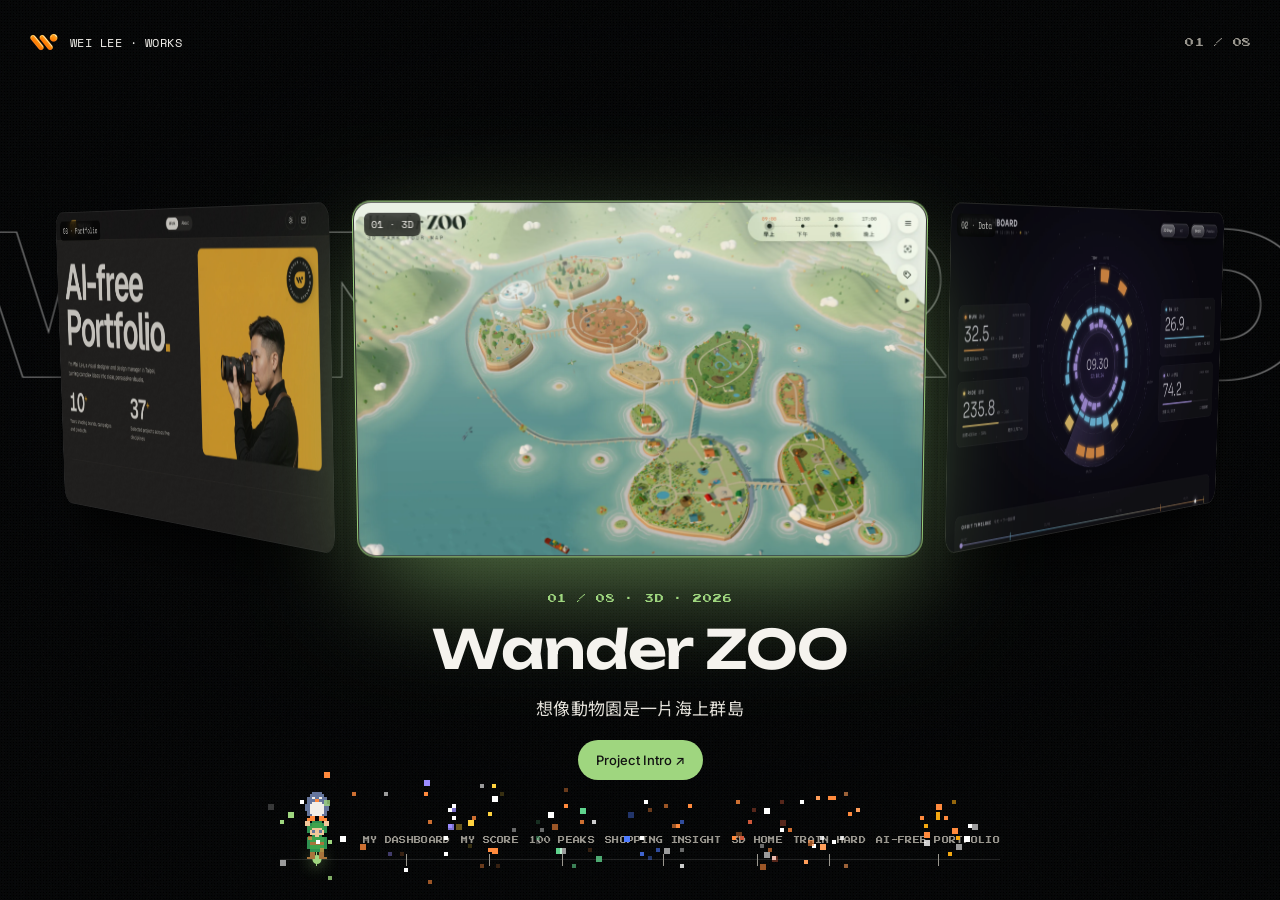
<file: index.html>
<!doctype html>
<html lang="zh-Hant">
<head>
<meta charset="utf-8">
<meta name="viewport" content="width=device-width, initial-scale=1">
<title>WEI LEE · WORKS</title>
<!-- the old address (taiwankiss.github.io/Ai-Portfolio/) moves visitors to weilee01.com, keeping the open project;
     the weilee01.com router fetches this same file but never runs scripts, so it is unaffected -->
<script>if (location.hostname === 'taiwankiss.github.io') location.replace('https://weilee01.com/' + location.search + location.hash);</script>
<link rel="canonical" href="https://weilee01.com/">
<meta name="description" content="十年視覺設計，現在也用 AI 把想法做出來。 AI 作品、非 AI 作品集與個人經歷。">
<meta property="og:title" content="WEI LEE · WORKS">
<meta property="og:description" content="十年視覺設計，現在也用 AI 把想法做出來。 AI 作品、非 AI 作品集與個人經歷。">
<meta property="og:image" content="https://weilee01.com/media/zoo-1.webp">
<meta property="og:url" content="https://weilee01.com/">
<meta name="apple-mobile-web-app-title" content="WEI LEE">
<link rel="icon" type="image/png" href="media/favicon.png">
<link rel="apple-touch-icon" href="media/apple-touch-icon.png">
<link rel="preconnect" href="https://fonts.googleapis.com">
<link rel="preconnect" href="https://fonts.gstatic.com" crossorigin>
<link rel="stylesheet" href="https://fonts.googleapis.com/css2?family=Unbounded:wght@400;600;800&family=Inter:wght@400;500;600&family=Space+Mono&family=Press+Start+2P&family=Noto+Sans+TC:wght@400;500;700&display=swap">
<style>
:root{
  --bg:#050506; --txt:#f5f3ee; --mute:#9a978f; --line:#ffffff1f; --c:#ff8a3d;
  --disp:'Unbounded','Noto Sans TC',sans-serif; --sans:'Inter','Noto Sans TC',sans-serif; --px:'Press Start 2P',monospace;--mono:'Space Mono',ui-monospace,monospace;
  --ease:cubic-bezier(.2,.8,.1,1);
}
*{box-sizing:border-box;margin:0;padding:0}
html,body{height:100%}
body{background:var(--bg);color:var(--txt);font-family:var(--sans);-webkit-font-smoothing:antialiased;overflow:hidden}
a{color:inherit;text-decoration:none}
button{font:inherit;color:inherit;background:none;border:0;cursor:pointer}
img,video{display:block}

/* ambient background */
.amb{position:fixed;inset:0;z-index:0;overflow:hidden}
.amb video,.amb img{position:absolute;inset:-10%;width:120%;height:120%;object-fit:cover;filter:blur(38px) saturate(1.3) brightness(.45);opacity:0;transition:opacity 1.2s}
.amb .on{opacity:1}
.amb::after{content:'';position:absolute;inset:0;background:radial-gradient(70% 60% at 50% 45%,transparent,#050506 85%),repeating-linear-gradient(0deg,#0000 0 2px,#0000000d 2px 3px)}
.grain{position:fixed;inset:-50%;z-index:1;pointer-events:none;opacity:.07;background-image:url("data:image/svg+xml,%3Csvg xmlns='http://www.w3.org/2000/svg' width='160' height='160'%3E%3Cfilter id='n'%3E%3CfeTurbulence baseFrequency='.85' numOctaves='2'/%3E%3C/filter%3E%3Crect width='100%25' height='100%25' filter='url(%23n)'/%3E%3C/svg%3E");animation:gr 1s steps(4) infinite}
/* halftone dots (same recipe as Train Hard) */
.dots{position:absolute;inset:0;pointer-events:none;background-color:rgba(8,11,12,.32);background-image:radial-gradient(rgba(0,0,0,.9) .55px,transparent .9px);background-size:3px 3px;animation:drift 22s linear infinite}
@keyframes drift{to{background-position:60px 30px}}
.ht::after{content:'';position:absolute;inset:0;z-index:2;pointer-events:none;border-radius:inherit;background-color:rgba(8,11,12,.32);background-image:radial-gradient(rgba(0,0,0,.9) .55px,transparent .9px);background-size:3px 3px;animation:drift 22s linear infinite}
@keyframes gr{25%{transform:translate(3%,-2%)}50%{transform:translate(-2%,3%)}75%{transform:translate(2%,2%)}}

/* chrome */
.hud{position:fixed;inset:0;z-index:20;pointer-events:none;padding:22px 28px;display:grid;grid-template-rows:auto 1fr auto}
.hud>*{pointer-events:auto}
.hud__top{display:flex;justify-content:space-between;align-items:center;font:400 12px var(--mono);letter-spacing:.04em}
.hud__top a{display:flex;align-items:center;gap:10px}
.hud__top img{width:32px;height:32px;object-fit:contain}
.hud__top .r{display:flex;gap:22px;align-items:center;color:var(--mute)}
.hud__top .r b{color:var(--txt);font-weight:400}
.hm{font:400 9px/1 var(--px);letter-spacing:.06em}
.pill{border:1px solid var(--line);border-radius:99px;padding:8px 14px;backdrop-filter:blur(10px);background:#ffffff08;transition:.3s var(--ease)}
.pill:hover{background:var(--txt);color:#111}
.hud__top a{white-space:nowrap}
.backc{display:none!important;width:42px;height:42px;border-radius:50%;border:1px solid var(--line);background:#ffffff08;backdrop-filter:blur(10px);place-items:center;transition:background .35s var(--ease),color .35s,border-color .35s,transform .35s var(--ease)}
.backc:hover{background:var(--c);border-color:transparent;color:#111;transform:scale(1.06)}
.pj .brand{display:none}
.pj .backc{display:grid!important}
.livepill{position:relative;overflow:hidden;display:inline-flex;align-items:center;height:40px;padding:0 18px;border-radius:99px;background:color-mix(in srgb,var(--c) 38%,transparent);border:1px solid color-mix(in srgb,var(--c) 60%,#ffffff40);backdrop-filter:blur(14px) saturate(1.4);-webkit-backdrop-filter:blur(14px) saturate(1.4);color:#fff;font:500 13px/1 var(--sans);white-space:nowrap;box-shadow:inset 0 1px 0 #ffffff30;opacity:0;visibility:hidden;max-width:0;padding:0;border-width:0;margin-left:-22px;transform:translateY(-6px);transition:opacity .6s var(--ease),visibility .6s,transform .6s var(--ease),max-width .6s var(--ease),padding .6s var(--ease),margin .6s var(--ease),background .6s var(--ease)}
.livepill:hover{background:color-mix(in srgb,var(--c) 60%,transparent)}
.pj.past .livepill{opacity:1;visibility:visible;transform:none;max-width:200px;padding:0 18px;border-width:1px;margin-left:0}

/* home stage */
.stage{position:fixed;inset:0;z-index:5;display:flex;align-items:center;justify-content:center;perspective:1800px;touch-action:pan-y;cursor:grab;padding:40px 0 330px}
.stage.drag{cursor:grabbing}
.big{position:absolute;left:0;right:0;top:calc(50% - 145px);transform:translateY(-50%);text-align:center;font:800 clamp(56px,15vw,260px)/.9 var(--disp);letter-spacing:-.04em;color:#fff;white-space:nowrap;pointer-events:none;user-select:none;overflow:hidden}
.big .mq{display:flex;width:max-content;filter:url(#outline);will-change:transform}
.big span{display:inline-block;padding-right:.3em}
.ring{position:relative;width:min(570px,62vw,calc((100vh - 400px)*1.6));aspect-ratio:16/10;transform-style:preserve-3d}.card{position:absolute;inset:0;border-radius:18px;overflow:hidden;background:#111;backface-visibility:hidden;border:1px solid var(--line);box-shadow:0 40px 80px -30px #000;transition:filter .5s,box-shadow .5s}
.card img,.card video{position:absolute;inset:0;width:100%;height:100%;object-fit:cover;object-position:top}
.card video{opacity:0;transition:opacity .6s}
.card.act video{opacity:1}
.stage.fly .card{opacity:0}
.card.act{box-shadow:0 0 0 1px var(--cc),0 40px 120px -20px color-mix(in srgb,var(--cc) 60%,transparent)}
.card .tg{position:absolute;left:10px;top:10px;font:400 10px var(--mono);background:#000a;padding:4px 7px;border-radius:6px;backdrop-filter:blur(6px)}

.info{position:fixed;left:0;right:0;bottom:120px;z-index:15;display:flex;flex-direction:column;align-items:center;gap:18px;text-align:center;pointer-events:none;padding:0 20px}
.info *{pointer-events:auto}
.info .k{font:400 9px/1 var(--px);color:var(--c);letter-spacing:.08em}
.info h2{font:600 clamp(34px,4.2vw,56px)/1.05 var(--disp);letter-spacing:-.02em}
.info p{font:400 17px/1.55 var(--sans);color:#e4e1da;max-width:36ch;min-height:1.5em;letter-spacing:.02em}
.enter{display:inline-flex;align-items:center;justify-content:center;gap:8px;height:40px;font:500 13px/1 var(--sans);padding:0 18px;border-radius:99px;background:var(--c);color:#111;position:relative;overflow:hidden;transition:transform .4s var(--ease)}
.enter:hover{transform:scale(1.05)}
.nextlink{position:relative;font:500 13px/1 var(--sans);letter-spacing:.02em;color:var(--txt);padding-bottom:6px;transition:color .35s var(--ease)}
.nextlink::after{content:'';position:absolute;left:0;right:0;bottom:0;height:1px;background:currentColor;transform-origin:left;transition:transform .5s var(--ease)}
.nextlink:hover{color:var(--c)}
.nextlink:hover::after{animation:uline .7s var(--ease)}
@keyframes uline{0%{transform:scaleX(1);transform-origin:right}45%{transform:scaleX(0);transform-origin:right}46%{transform-origin:left}100%{transform:scaleX(1);transform-origin:left}}
.enter.ghost{background:transparent;color:var(--txt);border:1px solid var(--c);isolation:isolate;transition:transform .4s var(--ease),color .45s var(--ease)}
.enter.ghost::after{display:none}
.enter.ghost::before{content:'';position:absolute;inset:0;z-index:-1;background:var(--c);transform:scaleX(0);transform-origin:left;transition:transform .5s var(--ease)}
.enter.ghost:hover{color:#111}
.enter.ghost:hover::before{transform:scaleX(1)}
.enter::after{content:'';position:absolute;inset:0;background:linear-gradient(100deg,transparent 30%,#fff8 50%,transparent 70%);transform:translateX(-100%);animation:shine 2.6s 1s infinite}
@keyframes shine{60%,100%{transform:translateX(100%)}}

.scrub{position:fixed;left:50%;bottom:34px;transform:translateX(-50%);z-index:15;width:min(720px,86vw)}
.scrub .ticks{display:flex;justify-content:space-between;position:relative;height:40px;align-items:flex-end}
.scrub .ticks::before{content:'';position:absolute;left:0;right:0;bottom:6px;height:1px;background:var(--line)}
.scrub button{position:relative;display:flex;flex-direction:column;align-items:center;gap:10px;font:400 7px/1 var(--px);color:var(--mute);letter-spacing:.04em;transition:color .3s}
.scrub button i{width:1px;height:12px;background:currentColor;transition:height .4s var(--ease),background .3s}
.scrub button.on{color:var(--txt)}
.scrub button.on span{opacity:0} /* the walker stands here; the big title already names the project */
.scrub button.on i{height:22px;background:var(--c)}
.scrub button:hover{color:var(--txt)}
/* pixel walker: strolls along the bar to the current project (canvas drawn in JS) */
.walker{position:absolute;bottom:7px;width:29px;height:67px;image-rendering:pixelated;pointer-events:none;transform:translateX(-50%)}
.walker.flip{transform:translateX(-50%) scaleX(-1)}
#fx{position:fixed;inset:0;z-index:16;pointer-events:none;image-rendering:pixelated}
.px{image-rendering:pixelated;display:inline-block;vertical-align:middle;animation:bob2 1.1s steps(2,end) infinite}
@keyframes bob2{50%{transform:translateY(-3px)}}
.scrub .knob{position:absolute;bottom:2px;width:9px;height:9px;border-radius:50%;background:var(--c);box-shadow:0 0 16px var(--c);transform:translateX(-50%);transition:left .6s var(--ease)}

/* intro */
.intro{position:fixed;inset:0;z-index:50;background:var(--bg);display:grid;place-items:center;transition:clip-path 1.1s var(--ease);clip-path:inset(0 0 0 0)}
.intro.out{clip-path:inset(0 0 100% 0)}
.intro .wrap{display:flex;flex-direction:column;align-items:center;gap:34px;transform-origin:left top;transition:transform .9s var(--ease),opacity .7s .15s}
.intro.out .wrap{opacity:0}
/* intro: the eight project items pop in one by one under the greeting, like a start screen */
.intro .items{display:flex;gap:18px;margin-top:-6px}
.intro .items .px{opacity:0;animation:pop .35s var(--ease) forwards,bob2 1.1s steps(2,end) infinite;animation-delay:var(--d),calc(var(--d) + .35s)}
@keyframes pop{0%{opacity:0;transform:translateY(14px) scale(.3)}100%{opacity:1;transform:none}}
.intro .ps{font:400 clamp(9px,1.1vw,13px)/1 var(--px);color:#ff8a3d;letter-spacing:.1em;animation:blink 1s steps(2,start) infinite;opacity:0;transition:opacity .4s}
.intro .ps.on{opacity:1}
@keyframes blink{50%{opacity:.15}}
.intro h1{font:800 clamp(40px,9vw,140px)/1 var(--disp);letter-spacing:-.04em;overflow:hidden}
.intro h1 span{display:inline-block;transform:translateY(110%);animation:up .9s var(--ease) forwards;animation-delay:calc(var(--i)*40ms)}
.intro h1 em{font-style:normal;color:#ff8a3d}
@keyframes up{to{transform:none}}

/* project page: one long scroll, themed per project — --c accent, --c2 second colour, --pbg page colour, --pat the project's item tiled */
body.pj{overflow-y:auto;overflow-x:hidden;background:var(--pbg)}
.pg{position:relative;z-index:6;background:var(--pbg);padding-bottom:40px}
.sec{position:relative;isolation:isolate;padding:150px 6vw}
.pg .in{opacity:0;transform:translateY(40px);transition:opacity 1s var(--ease),transform 1s var(--ease)}
.sec.on .in{opacity:1;transform:none}
/* pixel battlement edge: a band's colour steps out over its neighbours, 12 px squares */
.edge::before,.edge::after{content:'';position:absolute;left:0;right:0;height:12px;background:linear-gradient(90deg,var(--band) 50%,transparent 0) 0 0/24px 12px;z-index:1}
.edge::before{top:-12px}
.edge::after{bottom:-12px;background-position:12px 0}
.pat{position:absolute;inset:0;z-index:-1;background:var(--pat) 0 0/80px 80px;image-rendering:pixelated;pointer-events:none}
.deco{position:absolute;z-index:-1;image-rendering:pixelated;pointer-events:none;opacity:.55;animation:bob2 var(--t,1.3s) steps(2,end) infinite}
.ch{display:flex;align-items:center;gap:12px;font:400 9px/1.4 var(--px);letter-spacing:.1em;color:var(--c);margin-bottom:30px}
.ch span{opacity:.6}
.ch b{font-weight:400}

.cover{min-height:100svh;display:flex;align-items:flex-end;padding:100px 6vw 110px;overflow:hidden}
.cover .bgv{position:absolute;inset:0;width:100%;height:100%;object-fit:cover;z-index:-3;will-change:transform}
.cover::before{content:'';position:absolute;inset:0;z-index:-2;background:linear-gradient(0deg,var(--pbg) 3%,#0000 55%),linear-gradient(90deg,#050506d9 10%,#0000 70%)}
.cover .dots{z-index:-1}
.cover h1{font:800 clamp(52px,11vw,190px)/.88 var(--disp);letter-spacing:-.05em}
.cover .meta{display:flex;gap:10px;flex-wrap:wrap;margin:22px 0 26px;font:400 12px var(--mono)}
.cover .meta span{border:1px solid var(--line);border-radius:99px;padding:7px 12px;backdrop-filter:blur(8px);background:#0004}
.cover .one{font:400 clamp(18px,1.8vw,24px)/1.45 var(--sans);max-width:30ch;color:#e4e1da}
.cover .row{display:flex;gap:20px;align-items:flex-end;justify-content:space-between;width:100%;flex-wrap:wrap}
.cover .in>.px{display:block;margin-bottom:18px;animation-duration:1.4s}
.swipe{display:flex;flex-direction:column;align-items:center;gap:8px;position:absolute;left:50%;bottom:22px;transform:translateX(-50%);font:400 8px var(--px);letter-spacing:.2em;color:var(--mute);transition:opacity .4s}
.swipe i{width:2px;height:26px;background:linear-gradient(var(--c),transparent);animation:bob 1.8s var(--ease) infinite}
.past .swipe{opacity:0}
@keyframes bob{0%,100%{transform:translateY(0);opacity:.5}50%{transform:translateY(8px);opacity:1}}

/* status band, in the project's own colour: time spent, versions, tools — like a game's stats screen */
.status{--band:var(--c);background:var(--c);color:#141311;padding:76px 6vw 70px}
.status .pat{opacity:.1;mix-blend-mode:multiply}
.status .g{display:grid;grid-template-columns:repeat(var(--n),1fr);gap:4vw;align-items:start}
.status small{display:block;font:400 9px/1 var(--px);letter-spacing:.12em;opacity:.65}
.status b{display:flex;align-items:baseline;gap:8px;font:800 clamp(44px,5.4vw,88px)/1 var(--disp);letter-spacing:-.04em;margin:18px 0 12px}
.status b u{text-decoration:none;font:700 clamp(15px,1.3vw,20px)/1 var(--sans);letter-spacing:0}
.status .s{font:500 14px/1.5 var(--sans)}
.status .tools{display:flex;gap:10px;margin-top:18px;flex-wrap:wrap}
.status .tc{border-color:#14131140}

.story{display:grid;grid-template-columns:1.05fr 1fr;gap:6vw;align-items:center;background:radial-gradient(60% 60% at 85% 50%,color-mix(in srgb,var(--c) 14%,transparent),transparent)}
.story .k{display:block;font:400 11px var(--mono);letter-spacing:.12em;color:var(--c);margin-bottom:12px}
.story .why{font:600 clamp(20px,2vw,30px)/1.45 var(--disp);letter-spacing:-.01em;margin-bottom:34px}
.story .how{font:400 clamp(15px,1.15vw,18px)/1.8 var(--sans);color:#d8d5ce}
.shot{position:relative;border-radius:16px;overflow:hidden;border:1px solid var(--line);box-shadow:0 40px 100px -30px #000}
.shot img{width:100%;display:block}

/* before / after: drag the pixel knob; the band takes the project's second colour */
.basec{background:color-mix(in srgb,var(--c2) 13%,var(--pbg));--band:color-mix(in srgb,var(--c2) 13%,var(--pbg))}
.basec .pat{opacity:.05}
.bahead{display:flex;justify-content:space-between;align-items:flex-end;gap:20px}
.bahead .ch{margin-bottom:0}
.bahead small{font:400 8px/1 var(--px);color:var(--mute);letter-spacing:.1em}
.vsteps{display:flex;gap:10px;margin-top:30px;flex-wrap:wrap}
.vsteps button{display:flex;flex-direction:column;align-items:flex-start;gap:8px;padding:12px 14px;border:2px solid var(--line);background:#0003;font:500 13px/1.2 var(--sans);color:#d8d5ce;text-align:left;transition:border-color .3s,background .3s,color .3s}
.vsteps button small{font:400 7px/1 var(--px);letter-spacing:.08em;color:var(--mute)}
.vsteps button:hover{border-color:var(--c)}
.vsteps button.on{border-color:var(--c);background:var(--c);color:#141311;box-shadow:4px 4px 0 #0008}
.vsteps button.on small{color:#141311}
.ba{position:relative;margin:24px auto 0;width:min(100%,calc((100svh - 300px) * 1.6));aspect-ratio:16/10;border-radius:16px;overflow:hidden;border:1px solid var(--line);touch-action:pan-y;cursor:ew-resize;user-select:none;-webkit-user-select:none;box-shadow:0 40px 100px -30px #000;--x:50%}
.ba img{position:absolute;inset:0;width:100%;height:100%;object-fit:cover;object-position:top;pointer-events:none}
.ba .bb{position:absolute;inset:0;clip-path:inset(0 calc(100% - var(--x)) 0 0)}
.ba .bar{position:absolute;top:0;bottom:0;left:var(--x);width:4px;margin-left:-2px;background:var(--c);z-index:2}
.ba .knob{position:absolute;top:50%;left:var(--x);z-index:3;transform:translate(-50%,-50%);width:60px;height:60px;display:grid;place-items:center;background:#141311;border:4px solid var(--c);box-shadow:4px 4px 0 #0008;cursor:ew-resize}
.ba .knob:focus-visible{outline:2px solid #fff;outline-offset:3px}
.ba .knob .px{animation:none}
.ba .lb{position:absolute;top:16px;z-index:2;font:400 9px/1 var(--px);letter-spacing:.08em;padding:9px 11px;box-shadow:3px 3px 0 #0008}
.ba .lb.l{left:16px;background:#141311;color:#f2efe8}
.ba .lb.r{right:16px;background:var(--c);color:#141311}

.rounds{display:grid;grid-template-columns:1fr 1.1fr;gap:6vw;align-items:start}
.rounds .stick{position:sticky;top:16vh}
.rounds h2{font:600 clamp(20px,1.9vw,28px)/1.35 var(--disp);letter-spacing:-.02em;margin:0 0 26px;max-width:30em}
.rounds ol{list-style:none;display:flex;flex-direction:column}
.rounds li{border-top:1px solid var(--line);border-left:4px solid transparent;padding:22px 0 26px;display:grid;grid-template-columns:86px 1fr;gap:6px 14px;opacity:.35;transition:opacity .4s,padding .5s var(--ease),border-color .4s}
.rounds li.hl{opacity:1;padding-left:16px;border-left-color:var(--c)}
.rounds li small{display:flex;flex-direction:column;gap:10px;font:400 8px/1.6 var(--px);color:var(--c);padding-top:4px}
.rounds li small .px{opacity:0;transition:opacity .3s;animation-duration:.8s}
.rounds li.hl small .px{opacity:1}
.rounds li b{font:600 clamp(16px,1.3vw,20px)/1.35 var(--disp)}
.rounds li p{grid-column:2;font:400 clamp(14px,1vw,16px)/1.65 var(--sans);color:#d8d5ce}
.rounds li:last-child{border-bottom:1px solid var(--line)}

.numbers{--band:color-mix(in srgb,var(--c) 11%,var(--pbg));background:var(--band)}
.numbers .pat{opacity:.035}
.stats .g{display:grid;grid-template-columns:repeat(var(--n),1fr);gap:4vw;width:100%;max-width:calc(var(--n) * 30%);margin:20px auto 0}
.sec.on .stat .val{stroke-dashoffset:.25}

.gal .grid{display:grid;grid-template-columns:repeat(2,1fr);gap:22px}
.gal figure{border-radius:14px;overflow:hidden;border:1px solid var(--line);box-shadow:0 30px 70px -30px #000;transition:transform .6s var(--ease)}
/* an odd number of shots: the first spans the full width so the rest pair up; an even number sits two by two, no gap in the corner */
.gal .odd figure:first-child{grid-column:1/-1}
.gal figure:hover{transform:translateY(-6px)}
.gal img{width:100%;aspect-ratio:16/10;object-fit:cover;object-position:top}

/* full-width Live Project button at the foot of the page, in the project's own colour; pixel battlements on both edges */
.livebar{--band:var(--c);position:relative;z-index:2;display:flex;align-items:center;justify-content:center;gap:16px;width:100%;height:clamp(67px,9.8vh,105px);margin:12px 0;background:var(--c);color:#141311;font:800 clamp(20px,2.6vw,38px)/1 var(--disp);letter-spacing:-.02em;overflow:hidden;transition:filter .3s var(--ease)}
.livebar::after{content:'';position:absolute;inset:0;background:linear-gradient(100deg,transparent 30%,#fff7 50%,transparent 70%);transform:translateX(-100%);animation:shine 3s 1s infinite}
.livebar span{display:inline-block;transition:transform .4s var(--ease)}
.livebar:hover{filter:brightness(1.1)}
.livebar:hover span{transform:translate(6px,-6px)}
/* reflection: what the project taught me and what would make it better — two pixel-framed cards in the project's two colours */
.recap{--band:color-mix(in srgb,var(--c) 9%,var(--pbg));background:var(--band)}
.recap .pat{opacity:.04}
.recap .cl{display:flex;justify-content:space-between;align-items:center;gap:20px}
.recap .cl .ch{margin-bottom:0}
.recap .clear{font:400 9px/1 var(--px);letter-spacing:.14em;color:#141311;background:var(--c);padding:10px 12px;box-shadow:4px 4px 0 #0008;animation:blink 1.4s steps(2,start) infinite}
.recap .grid{display:grid;grid-template-columns:repeat(var(--n),1fr);gap:30px;margin-top:38px}
.recap .rc{--k:var(--c);border:4px solid var(--k);box-shadow:8px 8px 0 color-mix(in srgb,var(--k) 40%,#000);background:#0003;padding:34px 34px 38px}
.recap .rc.b{--k:var(--c2)}
.recap h3{font:400 10px/1.5 var(--px);letter-spacing:.1em;color:var(--k);margin-bottom:26px}
.recap h3 b{display:block;font:600 clamp(18px,1.6vw,24px)/1.3 var(--disp);letter-spacing:-.01em;color:var(--txt);margin-top:12px}
.recap ul{list-style:none;display:flex;flex-direction:column;gap:20px}
.recap li{position:relative;padding-left:28px;font:400 clamp(15px,1.15vw,18px)/1.75 var(--sans);color:#e4e1da}
.recap li::before{content:'';position:absolute;left:0;top:.7em;width:10px;height:10px;background:var(--k);box-shadow:4px 4px 0 color-mix(in srgb,var(--k) 40%,#000)}
.next{min-height:88svh;display:flex;flex-direction:column;align-items:center;justify-content:center;gap:24px;text-align:center;overflow:hidden}
.next .bgv{position:absolute;inset:0;width:100%;height:100%;object-fit:cover;z-index:-3;opacity:.32}
.next .dots{z-index:-1}
.next .vig{position:absolute;inset:0;z-index:-2;background:linear-gradient(180deg,var(--pbg),#0000 35%,#0000 65%,var(--pbg))}
.next small{font:400 9px var(--px);letter-spacing:.12em;color:var(--mute)}
.next h2{font:800 clamp(48px,9vw,150px)/.9 var(--disp);letter-spacing:-.05em}
.next .one{font:400 clamp(15px,1.3vw,20px)/1.5 var(--sans);color:#e4e1da;max-width:30ch}
.endbtns{display:flex;flex-direction:column;align-items:center;gap:22px;margin-top:8px}

/* EXP bar: the adventurer walks along it as you scroll and lifts the item at the end */
.xp{position:fixed;left:28px;right:28px;bottom:24px;z-index:15;height:8px;pointer-events:none;background:repeating-linear-gradient(90deg,#ffffff1c 0 8px,transparent 8px 10px)}
.xp i{position:absolute;left:0;top:0;bottom:0;width:calc(var(--p,0) * 100%);background:repeating-linear-gradient(90deg,var(--c) 0 8px,transparent 8px 10px)}
.xp em{position:absolute;right:0;top:14px;font-variant-numeric:tabular-nums;font:400 7px/1 var(--px);font-style:normal;color:var(--mute);letter-spacing:.1em}
.xp .walker{bottom:8px}
.stat{display:flex;flex-direction:column;align-items:center;gap:18px}
.stat svg{width:min(300px,22vw,34vh);height:auto;overflow:visible}
.stat .tick{stroke:#ffffff30;stroke-width:6;stroke-dasharray:.0025 .01417;transform-origin:center;animation:turn 60s linear infinite}
@keyframes turn{to{transform:rotate(360deg)}}
.stat span{display:flex;gap:10px;align-items:baseline;font:400 13px var(--sans)!important;color:#d8d5ce!important;padding-top:4px;min-width:60%;justify-content:center}
.stat span b{font:400 11px var(--mono);color:var(--c);font-weight:400}
.ti{position:relative;display:block;width:32px;height:32px;transition:transform .35s var(--ease)}
.ti img{width:100%;height:100%;border-radius:8px;display:block}
.ti::after{content:attr(data-name);position:absolute;left:50%;bottom:calc(100% + 8px);transform:translate(-50%,4px);white-space:nowrap;font:400 10px var(--mono);letter-spacing:.04em;color:var(--txt);background:#000c;border:1px solid var(--line);padding:5px 8px;border-radius:6px;opacity:0;pointer-events:none;transition:opacity .25s,transform .25s var(--ease)}
.ti:hover{transform:translateY(-3px)}
.ti:hover::after{opacity:1;transform:translate(-50%,0)}
.tc{font:400 12px var(--mono);border:1px solid var(--line);border-radius:99px;padding:7px 12px}
.stat circle{fill:none;stroke-width:3}
.stat .trk{stroke:var(--line)}
.stat .val{stroke:var(--c);stroke-linecap:round;stroke-dasharray:1 1;stroke-dashoffset:1;transform:rotate(-90deg);transform-origin:center;transition:stroke-dashoffset 1.8s var(--ease)}
.stat text{fill:var(--txt);font:800 34px var(--disp);text-anchor:middle;dominant-baseline:middle}
.stat span{font:400 12px var(--mono);color:var(--mute)}

.toast{position:fixed;left:50%;top:24px;transform:translate(-50%,-200%);z-index:90;background:var(--txt);color:#111;font:400 12px var(--mono);padding:10px 16px;border-radius:99px;transition:transform .5s var(--ease)}
.toast.on{transform:translate(-50%,0)}

/* short landscape (phone turned sideways): cards on the left, info on the right */
@media (min-width:761px) and (max-height:540px){
  .stage{padding:56px 42vw 80px 0}
  .stage::after{content:'';position:absolute;top:0;bottom:0;right:0;width:56vw;background:linear-gradient(90deg,transparent,#050506e6 55%);pointer-events:none}
  .ring{width:min(340px,40vw,calc((100vh - 160px)*1.6))}
  .info{left:auto;right:4vw;bottom:auto;top:calc(50% - 12px);transform:translateY(-50%);width:38vw;align-items:flex-start;text-align:left;gap:10px;padding:0}
  .info p{font-size:13px}
  .scrub{bottom:14px}
}
@media (max-width:760px){
  body{overflow:auto}
  .hud{padding:16px}
  .intro{align-items:center;padding-bottom:16svh} /* phones: greeting sits a little above centre */
  .walker{width:22px;height:50px;bottom:9px}
  .intro .items{gap:10px}
  .amb img{filter:blur(22px) saturate(1.2) brightness(.4)}
  .hud__top .r .hm{display:none}
  .info{bottom:110px}
  .scrub button span{display:none}
  .stage{padding:56px 0 290px}
  .big{top:calc(50% - 116px)}
  .ring{width:min(200px,50vw,calc((100svh - 390px)*.462));aspect-ratio:390/844}
  .card{border-radius:16px}
  .stat span{flex-direction:column;align-items:center;gap:4px;min-width:0;width:100%;font-size:11px!important;text-align:center}
  .stat{gap:10px}
  .stat svg{width:100%}
  .stat span{font-size:10px;text-align:center}
}
@media (max-width:760px){
  .sec{padding:110px 18px}
  .cover{padding:90px 18px 100px}
  .status{padding:60px 18px 56px}
  .status .g{grid-template-columns:1fr 1fr;gap:34px 18px}
  .status .g>div:last-child{grid-column:1/-1}
  .story{grid-template-columns:1fr;gap:40px}
  .story .shot{width:62%;margin:0 auto}
  .bahead{flex-direction:column;align-items:flex-start;gap:14px}
  .ba{aspect-ratio:4/3}
  .ba .knob{width:50px;height:50px}
  .rounds{grid-template-columns:1fr;gap:30px}
  .rounds .stick{position:relative;top:0;width:62%;margin:0 auto}
  .rounds li{grid-template-columns:1fr;padding:18px 0}
  .rounds li small{flex-direction:row;align-items:center}
  .rounds li.hl{padding-left:12px}
  .rounds li p{grid-column:1}
  .stats .g{grid-template-columns:repeat(var(--n),1fr);gap:10px;max-width:calc(var(--n) * 33.4%)}
  .stat{gap:10px}
  .stat svg{width:100%}
  .stat span{flex-direction:column;align-items:center;gap:4px;min-width:0;width:100%;font-size:11px!important;text-align:center}
  .gal .grid{display:flex;overflow-x:auto;scroll-snap-type:x mandatory;gap:14px;margin:0 -18px;padding:0 18px 10px;scrollbar-width:none}
  .gal figure{flex:0 0 62%;scroll-snap-align:center}
  .gal figure:first-child{grid-column:auto}
  .gal img{aspect-ratio:390/844}
  .xp{left:16px;right:16px;bottom:14px}
  .livebar{height:62px}
  .recap .grid{grid-template-columns:1fr;gap:26px}
  .recap .rc{padding:26px 22px 30px}
  .recap .cl{flex-direction:column;align-items:flex-start;gap:16px}
}
@media (prefers-reduced-motion:reduce){*{animation:none!important;transition:none!important}}
</style>
</head>
<body>
<div class="amb" id="amb"></div>
<div class="grain"></div>
<div class="hud">
  <div class="hud__top">
    <a class="brand" href="#/"><img src="media/logo.webp" alt="">WEI LEE · WORKS</a><a class="backc" href="#/" aria-label="Back to orbit"><svg width="16" height="16" viewBox="0 0 24 24" fill="none" stroke="currentColor" stroke-width="2" stroke-linecap="round" stroke-linejoin="round"><path d="M19 12H5M11 18l-6-6 6-6"/></svg></a>
    <div class="r"><span class="hm" id="count"></span><a class="livepill" id="live" target="_blank" rel="noopener">Live Project ↗</a></div>
  </div>
</div>
<svg width="0" height="0" style="position:absolute" aria-hidden="true"><filter id="outline" x="-5%" y="-20%" width="110%" height="140%"><feMorphology in="SourceAlpha" operator="dilate" radius=".8" result="d"/><feComposite in="d" in2="SourceAlpha" operator="out" result="o"/><feFlood flood-color="#fff" flood-opacity=".5"/><feComposite in2="o" operator="in"/></filter></svg>
<main id="app"></main>
<div class="intro" id="intro"><div class="wrap" id="introW"><h1 id="introH"></h1><div class="items" id="introI"></div><span class="ps" id="introPS">PRESS START</span></div></div>
<canvas id="fx" aria-hidden="true"></canvas>
<div class="toast" id="toast">EMAIL COPIED</div>

<!-- weilee01.com's Cloudflare zone tells browsers to cache files for 4 h: load data.js fresh so edits show right away -->
<script>document.write('<script src="data.js?v=' + Date.now() + '"><\/script>');</script>
<script>
const $ = (s, r = document) => r.querySelector(s), $$ = (s, r = document) => [...r.querySelectorAll(s)];
const app = $('#app'), M = n => `media/${n}`, root = document.documentElement;
const ITEMS = [...PROJECTS];
// tool name → media/icons/<file>.webp; names without an icon fall back to a text chip
const ICONS = { 'Claude': 'claude', 'Strava': 'strava', 'Santa': 'santa', 'Google Sheets': 'google-sheets', 'Blender': 'blender', 'Higgsfield': 'higgsfield', 'ChatGPT': 'chatgpt', 'Adobe Firefly': 'firefly', 'Google Drive': 'google-drive', 'Demucs': 'demucs', 'homr': 'homr' };
const toolIcon = t => ICONS[t] ? `<span class="ti" data-name="${t}"><img src="media/icons/${ICONS[t]}.webp" alt="${t}" width="32" height="32"></span>` : `<span class="tc">${t}</span>`;
// phones get each project's own portrait (mobile) screenshot + recording
const mq = matchMedia('(max-width:760px)'), MOB = mq.matches;
mq.addEventListener('change', e => e.matches !== MOB && location.reload()); // swap desktop/portrait media when crossing the breakpoint
const IMG = p => M(MOB ? p.mobile : p.shots[0]) + '.webp', VID = p => M(p.preview ? p.preview + (MOB ? '-v' : '') : p.video + (MOB ? '-m' : '')) + '.mp4';
let cleanup = () => {};
let lastIdx = 0; // last project opened: going back re-centres the ring on it

/* ambient video layer shared by both views */
const amb = $('#amb');
ITEMS.forEach(p => { const v = document.createElement(MOB ? 'img' : 'video'); if (!MOB) Object.assign(v, { muted: true, loop: true, playsInline: true, preload: 'none' }); v.dataset.k = p.key; v.dataset.src = MOB ? IMG(p) : VID(p); amb.append(v); });
function ambient(key) { $$('video', amb).forEach(v => { const on = v.dataset.k === key; v.classList.toggle('on', on); if (on) { if (!v.src) v.src = v.dataset.src; v.play?.().catch(() => {}); } else setTimeout(() => !v.classList.contains('on') && v.pause?.(), 1200); }); }

/* pixel sprites: drawn from character maps, so no image files and no Aseprite needed */
// K / D / T are the sprites' darks (outline, penguin body, hood, boots): kept mid-tone so they never sink into the near-black pages
const PX = { K: '#66769c', O: '#ff8a3d', W: '#f2efe8', C: 'c' /* project colour */, E: '#1a1a1a', Y: '#ffd23f', R: '#e8453c', G: '#5fd38d', B: '#4f7cff', N: '#8b5a2b', S: '#b8bec6', P: '#ff9bb3', D: '#2f9150', L: '#3fa34d', F: '#f2c79a', T: '#a8743c' };
// each project's item, 12 x 12: penguin, heart, note, peak with flag, cart, house, dumbbell, pencil
const ITEM = {
  zoo: `....KKKK....
...KKKKKK...
..KKWKKWKK..
..KKKOOKKK..
..KKWWWWKK..
.KKWWWWWWKK.
.KKWWWWWWKK.
.KKWWWWWWKK.
..KWWWWWWK..
..KKWWWWKK..
...OO..OO...
..OOO..OOO..`,
  dashboard: `............
..RR...RR...
.RRRR.RRRR..
RRWRRRRRRRR.
RRRRRRRRRRR.
RRRRRRRRRRR.
.RRRRRRRRR..
..RRRRRRR...
...RRRRR....
....RRR.....
.....R......
............`,
  myscore: `.......YY...
......YYYY..
......YY.YY.
......YY..Y.
......YY....
......YY....
......YY....
..YYYYYY....
.YYYYYYY....
.YYYYYY.....
..YYYY......
............`,
  peaks: `.....RR.....
.....RRR....
.....R......
....KWK.....
...KWWWK....
...KWGWK....
..KGGGGGK...
..KGGGGGK...
.KGGGGGGGK..
.KGGGGGGGK..
KGGGGGGGGGK.
KKKKKKKKKKK.`,
  shopping: `KK..........
.KK.........
..KBBBBBBBB.
..KBBBBBBBB.
..KBBBBBBBB.
..KBBBBBBBB.
..KBBBBBBBK.
...KKKKKKK..
...K.....K..
..KK.....KK.
..WW.....WW.
............`,
  home: `.....RR.....
....RRRR....
...RRRRRR...
..RRRRRRRR..
.RRRRRRRRRR.
RRRRRRRRRRRR
.KWWWWWWWWK.
.KWWBBWWBBK.
.KWWBBWWBBK.
.KWWWWWWWWK.
.KWWWNNWWWK.
.KKKKNNKKKK.`,
  campaign: `............
............
.KK......KK.
KOOK....KOOK
KOOK....KOOK
KOOKSSSSKOOK
KOOKSSSSKOOK
KOOK....KOOK
KOOK....KOOK
.KK......KK.
............
............`,
  aifree: `.........KK.
........KPPK
.......KPPPK
......KOOOK.
.....KOOOK..
....KOOOK...
...KOOOK....
..KOOOK.....
.KWWOK......
.KWWK.......
.KKK........
K...........`,
};
Object.keys(ITEM).forEach(k => ITEM[k] = ITEM[k].split('\n'));
// a smaller companion per project, 8 x 8: fish, star, note, pine, coin, potted plant, bolt, sparkle
const MINI = {
  zoo: `........
...BBB.B
.BBBBBBB
BWBBBBB.
BBBBBBB.
.BBBBBBB
...BBB.B
........`,
  dashboard: `...YY...
...YY...
YYYYYYYY
.YYYYYY.
..YYYY..
.YYYYYY.
.YY..YY.
YY....YY`,
  myscore: `....WWW.
....W.WW
....W..W
....W...
..WWW...
.WWWW...
.WWW....
........`,
  peaks: `...LL...
..LLLL..
...LL...
..LLLL..
.LLLLLL.
LLLLLLLL
...TT...
...TT...`,
  shopping: `..YYYY..
.YYYYYY.
YYYKKYYY
YYKYYYYY
YYKYYYYY
YYYKKYYY
.YYYYYY.
..YYYY..`,
  home: `..L..L..
.LLLLLL.
..LLLL..
...LL...
.NNNNNN.
.NNNNNN.
..NNNN..
..NNNN..`,
  campaign: `....YYY.
...YYY..
..YYY...
.YYYYYY.
...YYY..
..YYY...
.YYY....
.YY.....`,
  aifree: `...O....
...O....
..OWO...
OOWWWOO.
..OWO...
...O....
...O....
........`,
};
Object.keys(MINI).forEach(k => MINI[k] = MINI[k].split('\n'));
function mini(key, scale = 3) {
  const rows = MINI[key]; if (!rows) return document.createComment('');
  const cv = document.createElement('canvas'); cv.width = cv.height = 8; cv.className = 'deco'; cv.style.width = cv.style.height = 8 * scale + 'px';
  drawSprite(cv.getContext('2d'), rows, '#fff'); return cv;
}
// the project's item as a sparse tile (data URL) for the bands' background pattern
function tile(key) {
  const cv = document.createElement('canvas'); cv.width = cv.height = 20;
  const c = cv.getContext('2d'); (ITEM[key] || []).forEach((r, y) => [...r].forEach((ch, x) => { if (ch === '.') return; c.fillStyle = PX[ch]; c.fillRect(x + 4, y + 4, 1, 1); }));
  return cv.toDataURL();
}
// a project's item as a small canvas, scaled up pixel-perfect; bobs on a two-step beat (CSS)
function item(key, scale = 2) {
  const rows = ITEM[key]; if (!rows) return document.createComment('');
  const cv = document.createElement('canvas'); cv.width = cv.height = 12; cv.className = 'px'; cv.style.width = cv.style.height = 12 * scale + 'px';
  drawSprite(cv.getContext('2d'), rows, '#fff'); return cv;
}
const WALK = [ // original pixel adventurer, 12 x 16: side stride, front stand, side passing, item held overhead
`....DDDD....
...DLLLLD...
..DLLLLLLD..
.DLLLLFFFF..
DLLLLFFKFF..
.DDLLFFFFF..
...DDFFFD...
...DLLLLD...
...DLLLLD...
...DTTTTD...
...DLLLLDF..
...DLLLLD...
....DDDD....
....T..T....
...TT...TT..
..TT.....TT.`,
`....DDDD....
...DLLLLD...
..DLLLLLLD..
..DLFFFFLD..
..DFKFFKFD..
...FFFFFF...
....DFFD....
..DLLLLLLD..
.FDLLLLLLDF.
.FDTTTTTTDF.
..DLLLLLLD..
..DLLLLLLD..
...DDDDDD...
....TTTT....
....TTTT....
...TTTTTT...`,
`....DDDD....
...DLLLLD...
..DLLLLLLD..
.DLLLLFFFF..
DLLLLFFKFF..
.DDLLFFFFF..
...DDFFFD...
...DLLLLD...
...DLLLLD...
...DTTTTD...
...DLLLFD...
...DLLLLD...
....DDDD....
....TTT.....
....TTT.....
....TTTT....`,
`.FF.DDDD.FF.
.FFDLLLLDFF.
..DLLLLLLD..
..DLFFFFLD..
..DFKFFKFD..
...FFFFFF...
....DFFD....
..DLLLLLLD..
..DLLLLLLD..
..DTTTTTTD..
..DLLLLLLD..
..DLLLLLLD..
...DDDDDD...
...TT..TT...
...TT..TT...
..TTT..TTT..`].map(m => m.split('\n'));
function drawSprite(ctx, rows, colour) {
  ctx.clearRect(0, 0, ctx.canvas.width, ctx.canvas.height);
  rows.forEach((r, y) => [...r].forEach((ch, x) => { if (ch === '.') return; ctx.fillStyle = PX[ch] === 'c' ? colour : PX[ch]; ctx.fillRect(x, y, 1, 1); }));
}
// sparks: square particles that move on a 4 px grid at 15 fps, like an 8-bit burst
const fx = $('#fx'), fxc = fx.getContext('2d'); let sparks = [], fxRaf = 0, fxLast = 0;
function spark(x, y, colour, n = 14) {
  if (matchMedia('(prefers-reduced-motion: reduce)').matches) return;
  for (let i = 0; i < n; i++) { const a = Math.random() * Math.PI * 2, v = 2 + Math.random() * 5; sparks.push({ x, y, vx: Math.cos(a) * v, vy: Math.sin(a) * v - 2, life: 8 + Math.random() * 8 | 0, c: [colour, '#fff', '#ff8a3d'][i % 3], s: Math.random() < .3 ? 6 : 4 }); }
  if (!fxRaf) fxRaf = requestAnimationFrame(fxTick);
}
function fxTick(now) {
  if (now - fxLast > 66) { fxLast = now; fx.width = innerWidth; fx.height = innerHeight; fxc.clearRect(0, 0, fx.width, fx.height);
    sparks = sparks.filter(p => --p.life > 0); sparks.forEach(p => { p.x += p.vx; p.y += p.vy; p.vy += .6; fxc.fillStyle = p.c; fxc.globalAlpha = Math.min(1, p.life / 5); fxc.fillRect(Math.round(p.x / 4) * 4, Math.round(p.y / 4) * 4, p.s, p.s); }); fxc.globalAlpha = 1; }
  fxRaf = sparks.length ? requestAnimationFrame(fxTick) : (fxc.clearRect(0, 0, fx.width, fx.height), 0);
}
// walker: strolls along the project bar to the active project, idles when it arrives
// walker: an original pixel adventurer strolls along the project bar; on arriving it lifts that project's item overhead
function walker(bar) {
  const cv = document.createElement('canvas'); cv.width = 12; cv.height = 28; cv.className = 'walker'; bar.append(cv);
  const ctx = cv.getContext('2d'), still = matchMedia('(prefers-reduced-motion: reduce)').matches;
  let x = null, goal = 0, frame = 1, last = 0, key = '', lift = -1, raf;
  const draw = () => { ctx.clearRect(0, 0, 12, 28);
    const body = (y, rows) => rows.forEach((r, ry) => [...r].forEach((ch, rx) => { if (ch === '.') return; ctx.fillStyle = PX[ch]; ctx.fillRect(rx, y + ry, 1, 1); }));
    if (lift >= 0 && ITEM[key]) body(Math.max(0, 4 - lift * 2), ITEM[key]); // the item rises from the hands over two beats
    body(12, WALK[frame]); };
  const tick = now => { if (!cv.isConnected) return; raf = requestAnimationFrame(tick); if (now - last < 55) return; last = now;
    if (x === null) x = goal; const d = goal - x;
    if (Math.abs(d) < 2) {
      if (lift < 0 && !ITEM[key]) { x = goal; frame = 1; }
      else if (lift < 0) { x = goal; frame = 3; lift = still ? 2 : 0; const r = cv.getBoundingClientRect(); spark(r.left + r.width / 2, r.top + r.height * .2, '#ffd23f', 10); }
      else if (lift < 2) lift++;
    } else { lift = -1; x += Math.sign(d) * Math.min(Math.abs(d), Math.max(14, Math.abs(d) / 6)); frame = frame === 0 ? 2 : 0; cv.classList.toggle('flip', d < 0); }
    cv.style.left = x + 'px'; draw(); };
  raf = requestAnimationFrame(tick);
  return { to: (px, k) => { if (px !== goal || k !== key) lift = -1; goal = px; key = k; }, stop: () => cancelAnimationFrame(raf) };
}

/* text scramble */
function scramble(el, text) {
  const els = [].concat(el); el = els[0];
  const chars = '!<>-_\\/[]{}—=+*^?#01', from = el.textContent, len = Math.max(from.length, text.length), q = [];
  for (let i = 0; i < len; i++) q.push({ to: text[i] || '', s: Math.random() * 12 | 0, e: (Math.random() * 12 | 0) + 12 });
  let f = 0; cancelAnimationFrame(el._r);
  const tick = () => { let out = '', done = 0;
    q.forEach(c => { if (f >= c.e) { done++; out += c.to; } else if (f >= c.s) out += chars[Math.random() * chars.length | 0]; else out += from[q.indexOf(c)] || ''; });
    els.forEach(e => e.textContent = out); if (done < q.length) { f++; el._r = requestAnimationFrame(tick); } };
  tick();
}
// home title: endless slow crawl to the left; 4 copies so even short titles fill the width
function marquee(track) {
  const still = matchMedia('(prefers-reduced-motion: reduce)').matches;
  let x = 0, t0 = performance.now();
  const tick = now => { if (!track.isConnected) return;
    const w = track.firstElementChild.offsetWidth;
    if (!still && w) { x = (x - (now - t0) * .022) % w; track.style.transform = `translateX(${x}px)`; }
    t0 = now; requestAnimationFrame(tick); };
  requestAnimationFrame(tick);
}

function home() {
  document.body.classList.remove('pj', 'past');
  const n = ITEMS.length, step = 360 / n;
  app.innerHTML = `
  <div class="stage" id="stage"><div class="dots" style="position:fixed"></div><div class="big"><div class="mq" id="big">${'<span></span>'.repeat(4)}</div></div><div class="ring" id="ring">
    ${ITEMS.map((p, i) => `<div class="card${p.halftone ? ' ht' : ''}" data-i="${i}" style="--cc:${p.color}"><img src="${IMG(p)}" alt="" draggable="false">${MOB ? '' : `<video muted loop playsinline preload="none" data-src="${VID(p)}"></video>`}<span class="tg">${String(i + 1).padStart(2, '0')} · ${p.tag}</span></div>`).join('')}
  </div></div>
  <div class="info"><span class="k" id="k"></span><h2 id="t"></h2><p id="o"></p><a class="enter" id="go">Project Intro ↗</a></div>
  <nav class="scrub"><div class="ticks">${ITEMS.map((p, i) => `<button data-i="${i}"><span>${p.title.toUpperCase()}</span><i></i></button>`).join('')}<span class="knob" id="knob"></span></div></nav>`;
  const ring = $('#ring'), cards = $$('.card'), stage = $('#stage');
  marquee($('#big'));
  const wk = walker($('.scrub .ticks'));
  // first visit: each card waits, hidden, until its pixel item flies over from the intro and lands on it; then it pops open from that spot
  const still = matchMedia('(prefers-reduced-motion: reduce)').matches, waiting = !(introDone || still);
  let landed = waiting ? 0 : n, popFallback; if (waiting) stage.classList.add('fly');
  const pops = new Array(n).fill(waiting ? Infinity : 0);
  const onLand = e => { if (pops[e.detail] === Infinity) pops[e.detail] = performance.now(); };
  const popAll = () => pops.forEach((t, i) => { if (t === Infinity) pops[i] = performance.now() + i * 60; }); // safety net: never leave a card hidden
  const startFallback = () => { popFallback = setTimeout(popAll, 3200); };
  if (waiting) { addEventListener('itemland', onLand); addEventListener('introdone', startFallback, { once: true }); }
  const backOut = t => 1 + 2.7 * Math.pow(t - 1, 3) + 1.7 * Math.pow(t - 1, 2);
  // ring radius: neighbour edge gap is 0.6x the original layout (R0), never letting cards intersect
  // re-measured on resize / rotate, since the ring width follows the viewport
  const sn = Math.sin(2 * Math.PI / n), cs = Math.cos(2 * Math.PI / n);
  let R = 0;
  const measure = () => {
    const W = ring.offsetWidth, half = W / 2 * (1 + cs);
    const R0 = Math.max(W * .5 / Math.tan(Math.PI / n) + 60, W * 1.05);
    R = Math.max((.6 * (R0 * sn - half) + half) / sn, W * .5 / Math.tan(Math.PI / n) + 10);
    const b = $$('.scrub button')[active]; if (b) $('#knob').style.left = b.offsetLeft + b.offsetWidth / 2 + 'px';
  };
  let ang = -lastIdx * step, target = ang, active = -1, raf, drag = null, idle;
  const snap = () => { target = Math.round(target / step) * step; };
  const setActive = i => {
    if (i === active) return; active = i; const p = ITEMS[i];
    root.style.setProperty('--c', p.color);
    cards.forEach((c, j) => { c.classList.toggle('act', j === i); const v = $('video', c); if (!v) return; if (j === i) { if (!v.src) v.src = v.dataset.src; v.play().catch(() => {}); } else v.pause(); });
    scramble($$('#big span'), p.title.toUpperCase()); scramble($('#t'), p.title);
    $('#k').textContent = `${String(i + 1).padStart(2, '0')} / ${String(n).padStart(2, '0')} · ${p.tag.toUpperCase()} · ${p.year}`;
    $('#o').textContent = p.one;
    $('#go').href = `#/p/${p.key}`;
    $$('.scrub button').forEach((b, j) => b.classList.toggle('on', j === i));
    const b = $$('.scrub button')[i]; $('#knob').style.left = b.offsetLeft + b.offsetWidth / 2 + 'px'; wk.to(b.offsetLeft + b.offsetWidth / 2, p.key);
    $('#count').textContent = `${String(i + 1).padStart(2, '0')} / ${String(n).padStart(2, '0')}`;
    ambient(p.key);
    if (landed >= n) { const r = $('.card.act').getBoundingClientRect(); spark(r.left + r.width / 2, r.top + 12, p.color, 8); }
  };
  const loop = () => {
    ang += (target - ang) * (MOB ? .14 : .08);
    ring.style.transform = `translateZ(${-R}px) rotateX(-6deg) rotateY(${ang}deg)`;
    const now = performance.now();
    cards.forEach((c, i) => {
      const a = i * step, d = (((a + ang) % 360) + 540) % 360 - 180, k = Math.abs(d) / 180;
      // pop-in: from a speck where the item landed to full size with a little overshoot, 420 ms
      let sc = 1;
      if (landed < n && !c._landed) { const t = pops[i] === Infinity ? 0 : Math.min(1, Math.max(0, (now - pops[i]) / 420));
        c.style.opacity = Math.min(1, t * 2.5); sc = .12 + .88 * backOut(t);
        if (t >= 1) { c._landed = 1; landed++; sc = 1; if (landed >= n) stage.classList.remove('fly'); } }
      c.style.transform = `rotateY(${a}deg) translateZ(${R}px)` + (sc !== 1 ? ` scale(${sc})` : '');
      c.style.filter = `brightness(${1 - k * .75}) saturate(${1 - k * .6})`;
    });
    setActive((((Math.round(-ang / step)) % n) + n) % n);
    raf = requestAnimationFrame(loop);
  };
  const toIndex = i => { const cur = Math.round(-target / step); let d = ((i - cur) % n + n) % n; if (d > n / 2) d -= n; target -= d * step; };
  const onWheel = e => { e.preventDefault(); target -= (Math.abs(e.deltaX) > Math.abs(e.deltaY) ? e.deltaX : e.deltaY) * .12; clearTimeout(idle); idle = setTimeout(snap, 160); };
  const onKey = e => { if (e.key === 'ArrowRight') target -= step; if (e.key === 'ArrowLeft') target += step; if (e.key === 'Enter') $('#go').click(); };
  stage.onpointerdown = e => { drag = { x: e.clientX, t: target, moved: 0, touch: e.pointerType !== 'mouse' }; stage.classList.add('drag'); try { stage.setPointerCapture(e.pointerId); } catch (_) {} };
  stage.onpointermove = e => { if (!drag) return; const dx = e.clientX - drag.x; drag.moved = Math.max(drag.moved, Math.abs(dx)); drag.dx = dx; target = drag.t + (drag.touch ? Math.max(-step * .5, Math.min(step * .5, dx * .3)) : dx * .25); };
  stage.onpointerup = e => {
    stage.classList.remove('drag'); const was = drag; drag = null;
    if (was && was.touch && was.moved > 24) { target = Math.round(was.t / step) * step - Math.sign(-was.dx) * step; return; } // swipe = exactly one project
    snap();
    if (was && was.moved < 5) { const c = document.elementsFromPoint(e.clientX, e.clientY).find(x => x.classList?.contains('card')); if (c) +c.dataset.i === active ? $('#go').click() : toIndex(+c.dataset.i); }
  };
  $$('.scrub button').forEach(b => b.onclick = () => toIndex(+b.dataset.i));
  addEventListener('wheel', onWheel, { passive: false }); addEventListener('keydown', onKey);
  measure(); loop();
  const ro = new ResizeObserver(measure); ro.observe(ring); ro.observe($('.scrub'));
  cleanup = () => { cancelAnimationFrame(raf); ro.disconnect(); wk.stop(); removeEventListener('introdone', startFallback); removeEventListener('itemland', onLand); clearTimeout(popFallback); removeEventListener('wheel', onWheel); removeEventListener('keydown', onKey); };
}

function project(key) {
  const i = ITEMS.findIndex(p => p.key === key), p = ITEMS[i];
  if (!p) return home();
  lastIdx = i;
  const nx = ITEMS[(i + 1) % ITEMS.length], shots = MOB ? p.mshots : p.shots, ht = p.halftone ? ' ht' : '';
  root.style.setProperty('--c', p.color); root.style.setProperty('--c2', p.color2 || p.color); root.style.setProperty('--pbg', p.bg || '#050506'); root.style.setProperty('--pat', `url(${tile(p.key)})`);
  ambient(null); document.body.classList.add('pj'); document.body.classList.remove('past'); $('#live').href = p.link;
  // status band: hours of real working time, a version count, the tools
  const status = [p.work && ['TIME', p.work[0], '小時', `分 ${p.work[1]} 天進行`], p.ver && ['VERSIONS', p.ver[0], p.ver[1], '']].filter(Boolean);
  let n = 0; const ch = (en, zh) => `<div class="ch in"><span>CH.${String(++n).padStart(2, '0')}</span><b>${en} · ${zh}</b></div>`;
  app.innerHTML = `<div class="pg">
  <section class="sec cover"><video class="bgv" src="${VID(p)}" poster="${IMG(p)}" muted loop playsinline autoplay></video><div class="dots"></div>
    <div class="row"><div class="in"><h1>${p.title}</h1><div class="meta"><span>${String(i + 1).padStart(2, '0')} · ${p.tag}</span><span>${p.year}</span></div><p class="one">${p.one}</p></div>
    <a class="enter in" href="${p.link}" target="_blank" rel="noopener" style="transition-delay:.2s">Live Project ↗</a></div><div class="swipe" aria-hidden="true">SCROLL<i></i></div></section>
  <section class="sec status edge"><div class="pat"></div><div class="g" style="--n:${status.length + 1}">
    ${status.map(([k, v, u, sub], j) => `<div class="in" style="transition-delay:${j * .1}s"><small>${k}</small><b><span data-count="${v}">${v}</span><u>${u}</u></b>${sub ? `<div class="s">${sub}</div>` : ''}</div>`).join('')}
    <div class="in" style="transition-delay:${status.length * .1}s"><small>BUILT WITH</small><div class="tools">${p.tools.map(toolIcon).join('')}</div></div></div></section>
  <section class="sec story" data-deco="3"><div class="txt in">${ch('STORY', '動機與做法')}<span class="k">WHY · 動機</span><p class="why">${p.why}</p><span class="k">HOW · 做法</span><p class="how">${p.process}</p></div>
    <div class="shot in${ht}" style="transition-delay:.15s"><img src="${IMG(p)}" alt="" loading="lazy"></div></section>
  ${p.vers ? `<section class="sec basec edge"><div class="pat"></div><div class="bahead in">${ch('BEFORE / AFTER', '版本迭代')}<small>${MOB ? 'SWIPE' : 'DRAG'} TO COMPARE</small></div>
    ${p.vers.length > 2 ? `<div class="vsteps in">${p.vers.slice(1).map(([, l], k) => `<button type="button" data-k="${k}"><small>V${k + 1} → ${k + 2 === p.vers.length ? 'NOW' : 'V' + (k + 2)}</small>${p.vers[k][1]} → ${l}</button>`).join('')}</div>` : ''}
    <div class="ba in" style="--x:50%"><img class="af" src="${M(p.vers[1][0])}.webp" alt="" loading="lazy"><div class="bb"><img class="bf" src="${M(p.vers[0][0])}.webp" alt="" loading="lazy"></div><i class="bar"></i>
    <button class="knob" type="button" aria-label="Compare versions"></button><span class="lb l"></span><span class="lb r"></span></div></section>` : ''}
  ${p.log ? `<section class="sec rounds" data-deco="2"><div class="stick in"><div class="shot${ht}"><img id="roundImg" src="${M(shots[1 % shots.length])}.webp" alt=""></div></div>
    <div class="in" style="transition-delay:.15s">${ch('ROUNDS', '來回修正')}<h2>${p.loop}</h2>
    <ol>${p.log.map(([q, a], k) => `<li><small>LV.${String(k + 1).padStart(2, '0')}</small><b>${q}</b><p>${a}</p></li>`).join('')}</ol></div></section>` : ''}
  ${p.stats?.length ? `<section class="sec numbers stats edge" data-deco="4"><div class="pat"></div>${ch('NUMBERS', '數字')}
    <div class="g" style="--n:${p.stats.length}">${p.stats.map(([v, l], k) => `<div class="stat in" style="transition-delay:${k * .12}s"><svg viewBox="0 0 220 220"><circle class="tick" cx="110" cy="110" r="106" pathLength="1"/><circle class="trk" cx="110" cy="110" r="90"/><circle class="val" cx="110" cy="110" r="90" pathLength="1" style="transition-delay:${k * .15}s"/><text x="110" y="114" data-count="${v}">${v}</text></svg><span><b>0${k + 1}</b>${l}</span></div>`).join('')}</div></section>` : ''}
  <section class="sec gal" data-deco="2">${ch('GALLERY', '畫面')}<div class="grid in${shots.length % 2 ? ' odd' : ''}">${shots.map(sh => `<figure class="${ht.trim()}"><img src="${M(sh)}.webp" alt="" loading="lazy"></figure>`).join('')}</div></section>
  ${p.learn?.length || p.better?.length ? `<section class="sec recap edge" data-deco="2"><div class="pat"></div><div class="cl">${ch('REFLECTION', '回顧')}<span class="clear in">STAGE CLEAR</span></div>
    <div class="grid" style="--n:${(p.learn?.length ? 1 : 0) + (p.better?.length ? 1 : 0)}">
    ${p.learn?.length ? `<div class="rc in"><h3>LEARNED<b>學到的事</b></h3><ul>${p.learn.map(t => `<li>${t}</li>`).join('')}</ul></div>` : ''}
    ${p.better?.length ? `<div class="rc b in" style="transition-delay:.12s"><h3>NEXT LEVEL<b>怎樣會更好</b></h3><ul>${p.better.map(t => `<li>${t}</li>`).join('')}</ul></div>` : ''}</div></section>` : ''}
  <a class="livebar edge" href="${p.link}" target="_blank" rel="noopener">Live Project <span>↗</span></a>
  <section class="sec next" style="--nc:${nx.color}"><video class="bgv" src="${M(nx.video)}.mp4" muted loop playsinline preload="none"></video><div class="vig"></div><div class="dots"></div>
    <small class="in">NEXT PROJECT</small><h2 class="in">${nx.title}</h2><p class="one in" style="transition-delay:.1s">${nx.one}</p>
    <div class="endbtns in"><a class="nextlink" href="#/p/${nx.key}" style="--c:${nx.color}">Next Project</a></div></section>
  </div>
  <div class="xp" aria-hidden="true"><i></i><em>0%</em></div>`;
  // pixel items: on the cover, on every chapter label, in the knob, beside the lit round, above the next project
  $('.cover .in').prepend(item(p.key, 4)); $$('.ch').forEach(c => c.prepend(item(p.key, 2))); $('.knob')?.append(item(p.key, 3));
  $$('.rounds li small').forEach(sm => sm.prepend(item(p.key, 2))); $('.next h2').before(item(nx.key, 4));
  // the project's small companion sprite, scattered at fixed spots around a few chapters
  const SPOTS = [[8, 92, 4, 1.2], [78, 4, 3, 1.5], [18, 46, 2, 1], [88, 70, 3, 1.7]];
  $$('[data-deco]').forEach((sec, si) => SPOTS.slice(0, +sec.dataset.deco).forEach(([t, l, sc, d], j) => { const m = mini(p.key, MOB ? sc - 1 || 1 : sc); m.style.cssText += `;top:${t}%;left:${(l + si * 13) % 96}%;--t:${d}s`; sec.append(m); }));

  const secs = $$('.sec'), cover = secs[0], cvid = $('.bgv', cover), cbtn = $('.cover .enter'), nv = $('.next .bgv'), xp = $('.xp'), wk = walker(xp);
  const chs = secs.filter(x => $('.ch', x));
  // each chapter animates once as it comes in
  const io = new IntersectionObserver(es => es.forEach(e => { if (!e.isIntersecting) return; const x = e.target; io.unobserve(x); x.classList.add('on');
    if (x.classList.contains('status') || x.classList.contains('numbers')) countUp(x);
    if (x.classList.contains('basec')) sweep(); }), { threshold: .2 });
  secs.forEach(x => io.observe(x)); requestAnimationFrame(() => cover.classList.add('on'));
  // the next project's clip plays only while it is on screen
  const nio = new IntersectionObserver(([e]) => { if (e.isIntersecting) { nv.preload = 'auto'; nv.play().catch(() => {}); } else nv.pause(); }); nio.observe($('.next'));
  // header counter names the chapter in the middle of the screen
  const cio = new IntersectionObserver(es => es.forEach(e => e.isIntersecting && ($('#count').textContent = `CH.${String(chs.indexOf(e.target) + 1).padStart(2, '0')} / ${String(chs.length).padStart(2, '0')}`)), { rootMargin: '-50% 0px -50% 0px' });
  chs.forEach(x => cio.observe(x)); $('#count').textContent = '';

  // rounds: the round crossing the middle of the screen lights up, the sticky screenshot follows it
  const lis = $$('.rounds li');
  const lit = k => { lis.forEach((li, j) => li.classList.toggle('hl', j === k));
    const img = $('#roundImg'); if (!img || MOB) return; const src = `${M(shots[(k + 1) % shots.length])}.webp`; if (img.getAttribute('src') === src) return;
    img.animate([{ opacity: .2, transform: 'scale(1.04)' }, { opacity: 1, transform: 'none' }], { duration: 500, easing: 'ease-out' }); img.src = src; };
  const sio = new IntersectionObserver(es => es.forEach(e => e.isIntersecting && lit(lis.indexOf(e.target))), { rootMargin: '-45% 0px -45% 0px' });
  lis.forEach(li => sio.observe(li));

  // before / after: drag anywhere on the picture (vertical swipes still scroll), arrow keys on the knob
  const ba = $('.ba'); let swept = false;
  const setX = v => ba.style.setProperty('--x', Math.max(0, Math.min(100, v)) + '%');
  const sweep = () => { if (!ba || swept || matchMedia('(prefers-reduced-motion: reduce)').matches) return; swept = true; const t0 = performance.now();
    const st = t => { const k = Math.min(1, (t - t0) / 1400), e = 1 - Math.pow(1 - k, 3); if (!ba.dataset.touched) setX(88 - 38 * e); if (k < 1) requestAnimationFrame(st); }; requestAnimationFrame(st); };
  const vstep = k => { const v = p.vers, last = k + 1 === v.length - 1;
    $('.ba .bf').src = M(v[k][0]) + '.webp'; $('.ba .af').src = M(v[k + 1][0]) + '.webp';
    $('.ba .lb.l').textContent = `V${k + 1} · ${v[k][1]}`; $('.ba .lb.r').textContent = `${last ? 'NOW' : 'V' + (k + 2)} · ${v[k + 1][1]}`;
    $$('.vsteps button').forEach((b, j) => b.classList.toggle('on', j === k)); };
  if (ba) {
    vstep(0); $$('.vsteps button').forEach(b => b.onclick = () => { vstep(+b.dataset.k); setX(50); });
    p.vers.forEach(([f]) => { const im = new Image(); im.loading = 'lazy'; im.src = M(f) + '.webp'; });
    const at = e => { const r = ba.getBoundingClientRect(); ba.dataset.touched = 1; setX((e.clientX - r.left) / r.width * 100); };
    ba.addEventListener('pointerdown', e => { ba.setPointerCapture(e.pointerId); at(e); ba.onpointermove = at; });
    ba.addEventListener('pointerup', () => ba.onpointermove = null); ba.addEventListener('pointercancel', () => ba.onpointermove = null);
    $('.knob').addEventListener('keydown', e => { const d = { ArrowLeft: -5, ArrowRight: 5 }[e.key]; if (!d) return; e.preventDefault(); ba.dataset.touched = 1; setX(parseFloat(ba.style.getPropertyValue('--x')) + d); });
  }

  // scrolling: cover parallax, the Live pill once the cover button is gone, the EXP bar and its walker
  let pr = 0;
  const onScroll = () => { cancelAnimationFrame(pr); pr = requestAnimationFrame(() => {
    const y = document.body.scrollTop || document.documentElement.scrollTop || scrollY, max = Math.max(1, document.body.scrollHeight - innerHeight), k = Math.min(1, y / max);
    if (y < innerHeight * 1.3) cvid.style.transform = `translate3d(0,${y * .4}px,0) scale(${1 + y / innerHeight * .25})`;
    document.body.classList.toggle('past', cbtn.getBoundingClientRect().bottom < 64);
    xp.style.setProperty('--p', k); $('em', xp).textContent = Math.round(k * 100) + '%'; wk.to(10 + k * (xp.clientWidth - 40), k > .985 ? p.key : ''); }); };
  document.body.addEventListener('scroll', onScroll, { passive: true }); addEventListener('scroll', onScroll, { passive: true }); addEventListener('resize', onScroll); onScroll();
  const onKey = e => { if (e.key === 'Escape') location.hash = '#/'; }; addEventListener('keydown', onKey);
  cleanup = () => { [io, nio, cio, sio].forEach(o => o.disconnect()); wk.stop(); document.body.removeEventListener('scroll', onScroll); removeEventListener('scroll', onScroll); removeEventListener('resize', onScroll); removeEventListener('keydown', onKey); };
}

function countUp(scope) {
  $$('[data-count]', scope).forEach(el => {
    const raw = el.dataset.count, n = parseFloat(raw.replace(/,/g, '')); if (isNaN(n)) return;
    const dec = (raw.split('.')[1] || '').length, suf = raw.replace(/[\d.,]/g, ''), t0 = performance.now();
    const tick = t => { const k = Math.min(1, (t - t0) / 1600), v = n * (1 - Math.pow(1 - k, 4)); el.textContent = v.toLocaleString('en-US', { minimumFractionDigits: dec, maximumFractionDigits: dec }) + suf; if (k < 1) requestAnimationFrame(tick); };
    requestAnimationFrame(tick);
  });
}

document.addEventListener('click', e => { if (!e.target.closest('[data-copy]')) return; e.preventDefault(); navigator.clipboard?.writeText(SITE.email); const t = $('#toast'); t.classList.add('on'); setTimeout(() => t.classList.remove('on'), 1600); });

function route() {
  scrollTo(0, 0); document.body.scrollTop = 0; // phones scroll the body: start the next project at its top
  cleanup(); cleanup = () => {};
  const m = location.hash.match(/#\/p\/(\w+)/);
  const go = () => { m ? project(m[1]) : home(); scrollTo(0, 0); document.body.scrollTop = 0; };
  if (!document.startViewTransition || !app.children.length) return go();
  const vt = document.startViewTransition(go); vt.ready.catch(() => {}); vt.finished.catch(() => {}); vt.updateCallbackDone.catch(() => {});
}
addEventListener('hashchange', route);

// intro: "Hi, this is Wei." then wipe away
$('#introH').innerHTML = [...'Hi, this is '].map((c, i) => `<span style="--i:${i}">${c === ' ' ? '&nbsp;' : c}</span>`).join('') + `<em>${[...'Wei.'].map((c, i) => `<span style="--i:${i + 12}">${c}</span>`).join('')}</em>`;
let seen = null; try { seen = sessionStorage.getItem('seen'); sessionStorage.setItem('seen', 1); } catch (e) {}
let introDone = !!seen;
route();
function leaveIntro() {
  if (introDone) return; introDone = true;
  const intro = $('#intro'), cards = $$('.ring .card'), ticks = $$('.scrub button i'), still = matchMedia('(prefers-reduced-motion: reduce)').matches;
  dispatchEvent(new Event('introdone'));
  // a shared project link, or reduced motion: the curtain simply lifts
  if (still || !cards.length) { intro.classList.add('out'); setTimeout(() => intro.remove(), 1100); return; }
  intro.style.pointerEvents = 'none';
  // the greeting's letters kick up and away one after another; PRESS START blinks out; the black backdrop melts so home shows through
  $$('#introH span').forEach((sp, k) => sp.animate([{ transform: 'none', opacity: 1 }, { transform: `translateY(-150%) rotate(${(k % 2 ? 1 : -1) * (6 + k % 5 * 5)}deg)`, opacity: 0 }],
    { duration: 520, delay: k * 22, easing: 'cubic-bezier(.5,0,.75,0)', fill: 'forwards' }));
  $('#introPS').animate([{ opacity: 1 }, { opacity: 0 }], { duration: 160, fill: 'forwards' });
  intro.animate([{ backgroundColor: 'rgba(5,5,6,1)' }, { backgroundColor: 'rgba(5,5,6,0)' }], { duration: 800, delay: 250, easing: 'ease-out', fill: 'forwards' });
  // each project's item leaves the row and arcs down onto its own tick on the project bar; on touchdown: a pixel burst, and that project's card pops open in the ring
  const layer = document.createElement('div'); layer.style.cssText = 'position:fixed;inset:0;z-index:60;pointer-events:none'; document.body.append(layer);
  const items = $$('#introI .px'); let done = 0;
  const finish = () => { if (++done < items.length) return; layer.remove(); intro.remove(); };
  items.forEach((it, i) => {
    const r = it.getBoundingClientRect(), tick = ticks[i];
    Object.assign(it.style, { position: 'fixed', left: r.left + 'px', top: r.top + 'px', margin: 0, animation: 'none', opacity: 1 }); layer.append(it);
    if (!tick) { dispatchEvent(new CustomEvent('itemland', { detail: i })); it.remove(); return finish(); }
    const tr = tick.getBoundingClientRect(), tx = tr.left + tr.width / 2, ty = tr.top - r.height * .6; // sits just on top of the tick
    const x1 = tx - r.left - r.width / 2, y1 = ty - r.top - r.height / 2, mid = (items.length - 1) / 2;
    const cx = x1 * .5 + (i - mid) * 26, cy = Math.min(0, y1) - 150 - Math.abs(i - mid) * 16; // the arc's peak, above the straight line
    const t0 = performance.now() + 120 + i * 85, dur = 820;
    const fly = now => {
      const t = Math.min(1, Math.max(0, (now - t0) / dur)), e = t < .5 ? 2 * t * t : 1 - Math.pow(-2 * t + 2, 2) / 2, u = 1 - e;
      const x = 2 * u * e * cx + e * e * x1, y = 2 * u * e * cy + e * e * y1;
      const sc = 1 + Math.sin(e * Math.PI) * .7 - e * .45, rot = Math.round(e * 4) * 90 * (i % 2 ? 1 : -1); // grows mid-flight, turns in quarter steps like a sprite
      it.style.transform = `translate(${x}px,${y}px) scale(${sc}) rotate(${rot}deg)`;
      if (t < 1) return requestAnimationFrame(fly);
      spark(tx, ty, PROJECTS[i].color, 16); dispatchEvent(new CustomEvent('itemland', { detail: i })); it.remove(); finish();
    };
    requestAnimationFrame(fly);
  });
}
if (!seen) PROJECTS.forEach((p, i) => { const c = item(p.key, MOB ? 2 : 3); c.style.setProperty('--d', 500 + i * 110 + 'ms'); $('#introI').append(c); });
if (seen) { $('#intro').remove(); } else if (/^#\/p\//.test(location.hash)) { setTimeout(leaveIntro, 1200); } // a shared project link: greet, then straight in
else {
  setTimeout(() => $('#introPS').classList.add('on'), 1100);
  // the start key only lifts the intro; it never reaches the ring's own shortcuts
  const arm = () => { addEventListener('keydown', e => { e.stopImmediatePropagation(); leaveIntro(); }, { once: true, capture: true }); $('#intro').addEventListener('pointerdown', leaveIntro, { once: true }); };
  arm(); setTimeout(leaveIntro, 4000);
}
</script>
</body>
</html>
</file>
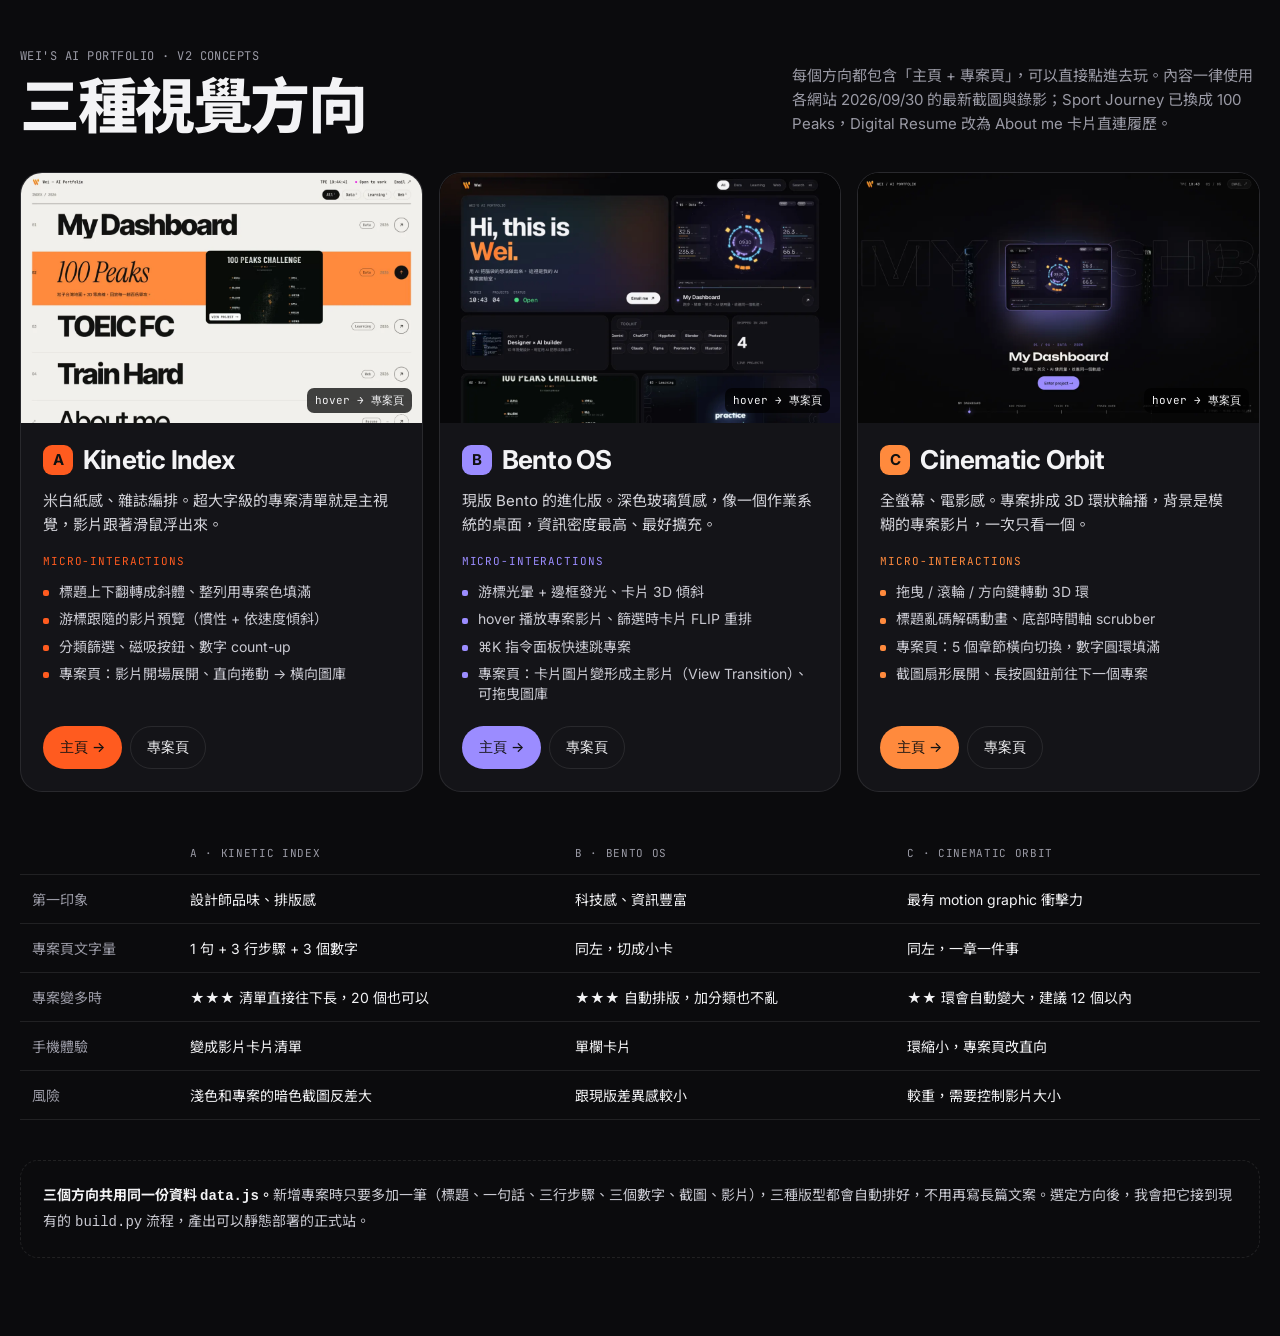
<file: concepts/index.html>
<!doctype html>
<html lang="zh-Hant">
<head>
<meta charset="utf-8">
<meta name="viewport" content="width=device-width, initial-scale=1">
<title>Portfolio v2 · 三種方向</title>
<link rel="preconnect" href="https://fonts.googleapis.com">
<link rel="preconnect" href="https://fonts.gstatic.com" crossorigin>
<link rel="stylesheet" href="https://fonts.googleapis.com/css2?family=Inter:wght@400;500;600;800&family=JetBrains+Mono:wght@400&family=Noto+Sans+TC:wght@400;500;700&display=swap">
<style>
:root{--bg:#0b0b0d;--card:#141418;--line:#ffffff17;--txt:#f3f3f5;--mute:#9a9aa5;--ease:cubic-bezier(.2,.8,.1,1)}
*{box-sizing:border-box;margin:0;padding:0}
body{background:var(--bg);color:var(--txt);font-family:Inter,'Noto Sans TC',sans-serif;-webkit-font-smoothing:antialiased;padding:48px 16px 80px}
a{color:inherit;text-decoration:none}
.w{max-width:1240px;margin:0 auto}
header{display:flex;justify-content:space-between;align-items:flex-end;gap:20px;flex-wrap:wrap;margin-bottom:36px}
h1{font:800 clamp(34px,5vw,60px)/1 Inter,'Noto Sans TC';letter-spacing:-.04em}
header p{color:var(--mute);font-size:15px;line-height:1.6;max-width:52ch}
.mono{font:400 12px 'JetBrains Mono',monospace;color:var(--mute);letter-spacing:.04em}
.grid{display:grid;grid-template-columns:repeat(3,1fr);gap:16px}
.c{background:var(--card);border:1px solid var(--line);border-radius:22px;overflow:hidden;display:flex;flex-direction:column;transition:transform .5s var(--ease),border-color .3s}
.c:hover{transform:translateY(-6px);border-color:var(--a)}
.pv{position:relative;aspect-ratio:16/10;overflow:hidden;background:#000}
.pv img{position:absolute;inset:0;width:100%;height:100%;object-fit:cover;object-position:top;transition:opacity .6s,transform 1s var(--ease)}
.pv img+img{opacity:0}
.c:hover .pv img+img{opacity:1}
.c:hover .pv img{transform:scale(1.03)}
.pv span{position:absolute;right:10px;bottom:10px;z-index:2;font:400 11px 'JetBrains Mono';background:#000b;padding:5px 8px;border-radius:7px}
.bd{padding:22px;display:flex;flex-direction:column;gap:14px;flex:1}
.bd h2{font:700 26px/1.1 Inter;letter-spacing:-.03em;display:flex;align-items:center;gap:10px}
.bd h2 i{font-style:normal;width:30px;height:30px;border-radius:9px;background:var(--a);color:#111;display:grid;place-items:center;font-size:15px}
.bd .vibe{color:#d4d4da;font-size:15px;line-height:1.55}
.bd h3{font:400 11px 'JetBrains Mono';color:var(--a);letter-spacing:.08em;margin-top:4px}
.bd ul{list-style:none;display:flex;flex-direction:column;gap:7px;font-size:14px;line-height:1.45;color:#c9c9d1}
.bd li{padding-left:16px;position:relative}
.bd li::before{content:'';position:absolute;left:0;top:.6em;width:6px;height:6px;border-radius:2px;background:var(--a)}
.links{display:flex;gap:8px;margin-top:auto;padding-top:8px;flex-wrap:wrap}
.links a{font:500 14px Inter;padding:11px 16px;border-radius:99px;border:1px solid var(--line);transition:.3s var(--ease)}
.links a:first-child{background:var(--a);color:#111;border-color:transparent}
.links a:hover{transform:translateY(-2px)}
table{width:100%;border-collapse:collapse;margin-top:40px;font-size:14px}
th,td{text-align:left;padding:14px 12px;border-bottom:1px solid var(--line);vertical-align:top}
th{font:400 11px 'JetBrains Mono';color:var(--mute);letter-spacing:.06em}
td:first-child{color:var(--mute);white-space:nowrap}
.note{margin-top:40px;padding:22px;border:1px dashed var(--line);border-radius:18px;color:#c9c9d1;font-size:14px;line-height:1.7}
.note b{color:var(--txt)}
.tw{overflow-x:auto}
@media (max-width:960px){.grid{grid-template-columns:1fr}}
</style>
</head>
<body>
<div class="w">
  <header>
    <div><div class="mono">WEI'S AI PORTFOLIO · V2 CONCEPTS</div><h1 style="margin-top:12px">三種視覺方向</h1></div>
    <p>每個方向都包含「主頁 + 專案頁」，可以直接點進去玩。內容一律使用各網站 2026/09/30 的最新截圖與錄影；Sport Journey 已換成 100 Peaks，Digital Resume 改為 About me 卡片直連履歷。</p>
  </header>

  <div class="grid">
    <article class="c" style="--a:#ff5b1f">
      <a class="pv" href="a-index.html"><img src="../media/prev-a-home.webp" alt=""><img src="../media/prev-a-pj.webp" alt=""><span>hover → 專案頁</span></a>
      <div class="bd">
        <h2><i>A</i>Kinetic Index</h2>
        <p class="vibe">米白紙感、雜誌編排。超大字級的專案清單就是主視覺，影片跟著滑鼠浮出來。</p>
        <h3>MICRO-INTERACTIONS</h3>
        <ul><li>標題上下翻轉成斜體、整列用專案色填滿</li><li>游標跟隨的影片預覽（慣性 + 依速度傾斜）</li><li>分類篩選、磁吸按鈕、數字 count-up</li><li>專案頁：影片開場展開、直向捲動 → 橫向圖庫</li></ul>
        <div class="links"><a href="a-index.html">主頁 →</a><a href="a-index.html#/p/peaks">專案頁</a></div>
      </div>
    </article>

    <article class="c" style="--a:#9b8cff">
      <a class="pv" href="b-bento.html"><img src="../media/prev-b-home.webp" alt=""><img src="../media/prev-b-pj.webp" alt=""><span>hover → 專案頁</span></a>
      <div class="bd">
        <h2><i>B</i>Bento OS</h2>
        <p class="vibe">現版 Bento 的進化版。深色玻璃質感，像一個作業系統的桌面，資訊密度最高、最好擴充。</p>
        <h3>MICRO-INTERACTIONS</h3>
        <ul><li>游標光暈 + 邊框發光、卡片 3D 傾斜</li><li>hover 播放專案影片、篩選時卡片 FLIP 重排</li><li>⌘K 指令面板快速跳專案</li><li>專案頁：卡片圖片變形成主影片（View Transition）、可拖曳圖庫</li></ul>
        <div class="links"><a href="b-bento.html">主頁 →</a><a href="b-bento.html#/p/dashboard">專案頁</a></div>
      </div>
    </article>

    <article class="c" style="--a:#ff8a3d">
      <a class="pv" href="../index.html"><img src="../media/prev-c-home.webp" alt=""><img src="../media/prev-c-pj.webp" alt=""><span>hover → 專案頁</span></a>
      <div class="bd">
        <h2><i>C</i>Cinematic Orbit</h2>
        <p class="vibe">全螢幕、電影感。專案排成 3D 環狀輪播，背景是模糊的專案影片，一次只看一個。</p>
        <h3>MICRO-INTERACTIONS</h3>
        <ul><li>拖曳 / 滾輪 / 方向鍵轉動 3D 環</li><li>標題亂碼解碼動畫、底部時間軸 scrubber</li><li>專案頁：5 個章節橫向切換，數字圓環填滿</li><li>截圖扇形展開、長按圓鈕前往下一個專案</li></ul>
        <div class="links"><a href="../index.html">主頁 →</a><a href="../index.html#/p/campaign">專案頁</a></div>
      </div>
    </article>
  </div>

  <div class="tw"><table>
    <tr><th></th><th>A · KINETIC INDEX</th><th>B · BENTO OS</th><th>C · CINEMATIC ORBIT</th></tr>
    <tr><td>第一印象</td><td>設計師品味、排版感</td><td>科技感、資訊豐富</td><td>最有 motion graphic 衝擊力</td></tr>
    <tr><td>專案頁文字量</td><td>1 句 + 3 行步驟 + 3 個數字</td><td>同左，切成小卡</td><td>同左，一章一件事</td></tr>
    <tr><td>專案變多時</td><td>★★★ 清單直接往下長，20 個也可以</td><td>★★★ 自動排版，加分類也不亂</td><td>★★ 環會自動變大，建議 12 個以內</td></tr>
    <tr><td>手機體驗</td><td>變成影片卡片清單</td><td>單欄卡片</td><td>環縮小，專案頁改直向</td></tr>
    <tr><td>風險</td><td>淺色和專案的暗色截圖反差大</td><td>跟現版差異感較小</td><td>較重，需要控制影片大小</td></tr>
  </table></div>

  <p class="note"><b>三個方向共用同一份資料 <code>data.js</code>。</b>新增專案時只要多加一筆（標題、一句話、三行步驟、三個數字、截圖、影片），三種版型都會自動排好，不用再寫長篇文案。選定方向後，我會把它接到現有的 <code>build.py</code> 流程，產出可以靜態部署的正式站。</p>
</div>
</body>
</html>
</file>
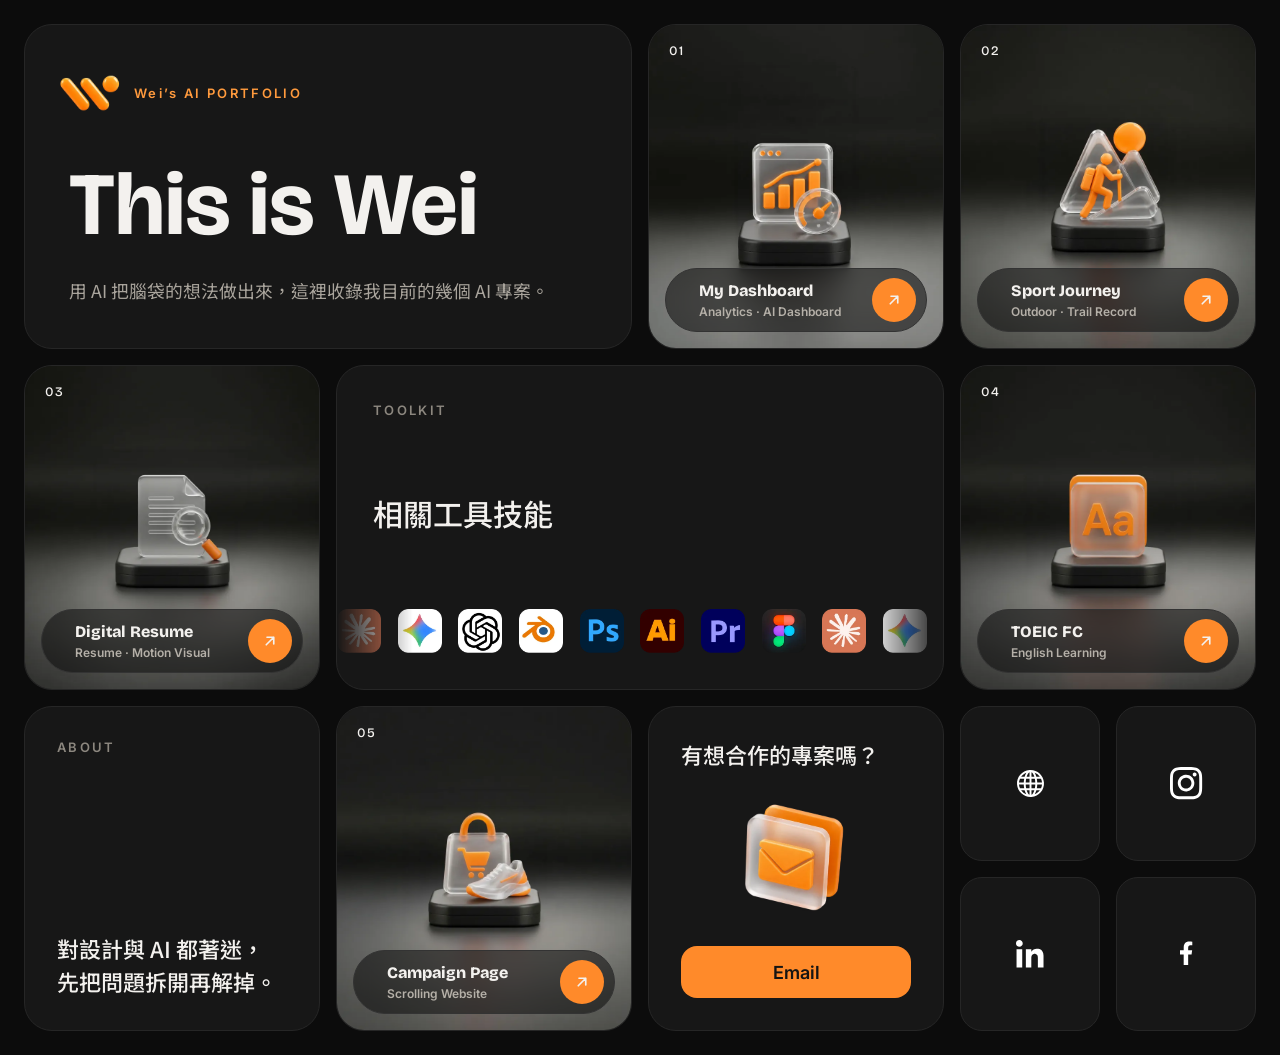
<file: v1/index.html>
<!doctype html>
<html lang="zh-Hant">
<head>
<meta charset="utf-8">
<meta name="viewport" content="width=device-width, initial-scale=1">
<title>Wei’s AI Portfolio</title>
<meta name="description" content="用 AI 把腦袋的想法做出來，這裡收錄我目前的幾個 AI 專案。">
<meta property="og:title" content="Wei’s AI Portfolio">
<meta property="og:description" content="用 AI 把腦袋的想法做出來，這裡收錄我目前的幾個 AI 專案。">
<meta name="theme-color" content="#0c0c0c">
<link rel="icon" type="image/png" href="assets/icons/favicon.png?v=609b95a3">
<link rel="apple-touch-icon" href="assets/icons/apple-touch-icon.png?v=926733c1">
<link rel="preconnect" href="https://fonts.googleapis.com">
<link rel="preconnect" href="https://fonts.gstatic.com" crossorigin>
<link rel="stylesheet" href="https://fonts.googleapis.com/css2?family=Bricolage+Grotesque:opsz,wght@12..96,500;12..96,700;12..96,800&family=Inter:wght@600&family=Noto+Sans+TC:wght@400;500;700&display=swap">
<link rel="stylesheet" href="assets/css/style.css?v=e5e99487">
<script src="assets/js/main.js?v=3f74d4e4" defer></script>
</head>
<body>
<main class="bento">
  <section class="card hero span-2 reveal" style="--d:0">
    <div class="hero__brand">
      <img class="hero__logo" src="assets/img/logo.webp" alt="Wei logo">
      <span class="label hero__kicker">Wei’s AI PORTFOLIO</span>
    </div>
    <h1><span class="hi">Hi, </span>This is Wei</h1>
    <p>用 AI 把腦袋的想法做出來，這裡收錄我目前的幾個 AI 專案。</p>
  </section>
  <a class="card project reveal" style="--d:1" href="projects/dashboard.html" aria-label="My Dashboard：Analytics · AI Dashboard">
  <div class="project__media">
    <img src="assets/img/card-dashboard.webp" alt="" loading="lazy">
    <video data-src="assets/video/card-dashboard.mp4" muted loop playsinline preload="none" aria-hidden="true"></video>
  </div>
  <span class="project__num">01</span>
  <span class="arrow arrow--corner" aria-hidden="true"><svg viewBox="0 0 24 24" fill="none" stroke="currentColor" stroke-width="2.2" stroke-linecap="round" stroke-linejoin="round" aria-hidden="true"><path d="M7 17L17 7M8 7h9v9"/></svg><svg viewBox="0 0 24 24" fill="none" stroke="currentColor" stroke-width="2.2" stroke-linecap="round" stroke-linejoin="round" aria-hidden="true"><path d="M7 17L17 7M8 7h9v9"/></svg></span>
  <div class="pill">
    <div class="pill__text">
      <div class="pill__title">My Dashboard</div>
      <div class="pill__sub">Analytics · AI Dashboard</div>
    </div>
    <span class="arrow" aria-hidden="true"><svg viewBox="0 0 24 24" fill="none" stroke="currentColor" stroke-width="2.2" stroke-linecap="round" stroke-linejoin="round" aria-hidden="true"><path d="M7 17L17 7M8 7h9v9"/></svg><svg viewBox="0 0 24 24" fill="none" stroke="currentColor" stroke-width="2.2" stroke-linecap="round" stroke-linejoin="round" aria-hidden="true"><path d="M7 17L17 7M8 7h9v9"/></svg></span>
  </div>
</a>
  <a class="card project reveal" style="--d:2" href="projects/sport-journey.html" aria-label="Sport Journey：Outdoor · Trail Record">
  <div class="project__media">
    <img src="assets/img/card-sport-journey.webp" alt="" loading="lazy">
    <video data-src="assets/video/card-sport-journey.mp4" muted loop playsinline preload="none" aria-hidden="true"></video>
  </div>
  <span class="project__num">02</span>
  <span class="arrow arrow--corner" aria-hidden="true"><svg viewBox="0 0 24 24" fill="none" stroke="currentColor" stroke-width="2.2" stroke-linecap="round" stroke-linejoin="round" aria-hidden="true"><path d="M7 17L17 7M8 7h9v9"/></svg><svg viewBox="0 0 24 24" fill="none" stroke="currentColor" stroke-width="2.2" stroke-linecap="round" stroke-linejoin="round" aria-hidden="true"><path d="M7 17L17 7M8 7h9v9"/></svg></span>
  <div class="pill">
    <div class="pill__text">
      <div class="pill__title">Sport Journey</div>
      <div class="pill__sub">Outdoor · Trail Record</div>
    </div>
    <span class="arrow" aria-hidden="true"><svg viewBox="0 0 24 24" fill="none" stroke="currentColor" stroke-width="2.2" stroke-linecap="round" stroke-linejoin="round" aria-hidden="true"><path d="M7 17L17 7M8 7h9v9"/></svg><svg viewBox="0 0 24 24" fill="none" stroke="currentColor" stroke-width="2.2" stroke-linecap="round" stroke-linejoin="round" aria-hidden="true"><path d="M7 17L17 7M8 7h9v9"/></svg></span>
  </div>
</a>
  <a class="card project reveal project--half" style="--d:3" href="projects/digital-resume.html" aria-label="Digital Resume：Resume · Motion Visual">
  <div class="project__media">
    <img src="assets/img/card-digital-resume.webp" alt="" loading="lazy">
    <video data-src="assets/video/card-digital-resume.mp4" muted loop playsinline preload="none" aria-hidden="true"></video>
  </div>
  <span class="project__num">03</span>
  <span class="arrow arrow--corner" aria-hidden="true"><svg viewBox="0 0 24 24" fill="none" stroke="currentColor" stroke-width="2.2" stroke-linecap="round" stroke-linejoin="round" aria-hidden="true"><path d="M7 17L17 7M8 7h9v9"/></svg><svg viewBox="0 0 24 24" fill="none" stroke="currentColor" stroke-width="2.2" stroke-linecap="round" stroke-linejoin="round" aria-hidden="true"><path d="M7 17L17 7M8 7h9v9"/></svg></span>
  <div class="pill">
    <div class="pill__text">
      <div class="pill__title">Digital Resume</div>
      <div class="pill__sub">Resume · Motion Visual</div>
    </div>
    <span class="arrow" aria-hidden="true"><svg viewBox="0 0 24 24" fill="none" stroke="currentColor" stroke-width="2.2" stroke-linecap="round" stroke-linejoin="round" aria-hidden="true"><path d="M7 17L17 7M8 7h9v9"/></svg><svg viewBox="0 0 24 24" fill="none" stroke="currentColor" stroke-width="2.2" stroke-linecap="round" stroke-linejoin="round" aria-hidden="true"><path d="M7 17L17 7M8 7h9v9"/></svg></span>
  </div>
</a>
  <section class="card toolkit span-2 reveal" style="--d:4">
    <span class="label">TOOLKIT</span>
    <h2>相關工具技能</h2>
    <div class="skills">
      <div class="skills__track">
        <div class="skills__set">
          <img src="assets/img/skill-0.webp" alt="Claude" title="Claude" loading="lazy">
      <img src="assets/img/skill-1.webp" alt="Gemini" title="Gemini" loading="lazy">
      <img src="assets/img/skill-2.webp" alt="ChatGPT" title="ChatGPT" loading="lazy">
      <img src="assets/img/skill-3.webp" alt="Blender" title="Blender" loading="lazy">
      <img src="assets/img/skill-4.webp" alt="Photoshop" title="Photoshop" loading="lazy">
      <img src="assets/img/skill-5.webp" alt="Illustrator" title="Illustrator" loading="lazy">
      <img src="assets/img/skill-6.webp" alt="Premiere Pro" title="Premiere Pro" loading="lazy">
      <img src="assets/img/skill-7.webp" alt="Figma" title="Figma" loading="lazy">
        </div>
        <div class="skills__set" aria-hidden="true">
          <img alt="" src="assets/img/skill-0.webp" data-alt="Claude" data-title="Claude" loading="lazy">
      <img alt="" src="assets/img/skill-1.webp" data-alt="Gemini" data-title="Gemini" loading="lazy">
      <img alt="" src="assets/img/skill-2.webp" data-alt="ChatGPT" data-title="ChatGPT" loading="lazy">
      <img alt="" src="assets/img/skill-3.webp" data-alt="Blender" data-title="Blender" loading="lazy">
      <img alt="" src="assets/img/skill-4.webp" data-alt="Photoshop" data-title="Photoshop" loading="lazy">
      <img alt="" src="assets/img/skill-5.webp" data-alt="Illustrator" data-title="Illustrator" loading="lazy">
      <img alt="" src="assets/img/skill-6.webp" data-alt="Premiere Pro" data-title="Premiere Pro" loading="lazy">
      <img alt="" src="assets/img/skill-7.webp" data-alt="Figma" data-title="Figma" loading="lazy">
        </div>
      </div>
    </div>
  </section>
  <a class="card project reveal project--half" style="--d:5" href="projects/toeic-fc.html" aria-label="TOEIC FC：English Learning">
  <div class="project__media">
    <img src="assets/img/card-toeic-fc.webp" alt="" loading="lazy">
    <video data-src="assets/video/card-toeic-fc.mp4" muted loop playsinline preload="none" aria-hidden="true"></video>
  </div>
  <span class="project__num">04</span>
  <span class="arrow arrow--corner" aria-hidden="true"><svg viewBox="0 0 24 24" fill="none" stroke="currentColor" stroke-width="2.2" stroke-linecap="round" stroke-linejoin="round" aria-hidden="true"><path d="M7 17L17 7M8 7h9v9"/></svg><svg viewBox="0 0 24 24" fill="none" stroke="currentColor" stroke-width="2.2" stroke-linecap="round" stroke-linejoin="round" aria-hidden="true"><path d="M7 17L17 7M8 7h9v9"/></svg></span>
  <div class="pill">
    <div class="pill__text">
      <div class="pill__title">TOEIC FC</div>
      <div class="pill__sub">English Learning</div>
    </div>
    <span class="arrow" aria-hidden="true"><svg viewBox="0 0 24 24" fill="none" stroke="currentColor" stroke-width="2.2" stroke-linecap="round" stroke-linejoin="round" aria-hidden="true"><path d="M7 17L17 7M8 7h9v9"/></svg><svg viewBox="0 0 24 24" fill="none" stroke="currentColor" stroke-width="2.2" stroke-linecap="round" stroke-linejoin="round" aria-hidden="true"><path d="M7 17L17 7M8 7h9v9"/></svg></span>
  </div>
</a>
  <section class="card about reveal" style="--d:6">
    <span class="label">ABOUT</span>
    <p>對設計與 AI 都著迷，<br>先把問題拆開再解掉。</p>
  </section>
  <a class="card project reveal" style="--d:7" href="projects/campaign-page.html" aria-label="Campaign Page：Scrolling Website">
  <div class="project__media">
    <img src="assets/img/card-campaign-page.webp" alt="" loading="lazy">
    <video data-src="assets/video/card-campaign-page.mp4" muted loop playsinline preload="none" aria-hidden="true"></video>
  </div>
  <span class="project__num">05</span>
  <span class="arrow arrow--corner" aria-hidden="true"><svg viewBox="0 0 24 24" fill="none" stroke="currentColor" stroke-width="2.2" stroke-linecap="round" stroke-linejoin="round" aria-hidden="true"><path d="M7 17L17 7M8 7h9v9"/></svg><svg viewBox="0 0 24 24" fill="none" stroke="currentColor" stroke-width="2.2" stroke-linecap="round" stroke-linejoin="round" aria-hidden="true"><path d="M7 17L17 7M8 7h9v9"/></svg></span>
  <div class="pill">
    <div class="pill__text">
      <div class="pill__title">Campaign Page</div>
      <div class="pill__sub">Scrolling Website</div>
    </div>
    <span class="arrow" aria-hidden="true"><svg viewBox="0 0 24 24" fill="none" stroke="currentColor" stroke-width="2.2" stroke-linecap="round" stroke-linejoin="round" aria-hidden="true"><path d="M7 17L17 7M8 7h9v9"/></svg><svg viewBox="0 0 24 24" fill="none" stroke="currentColor" stroke-width="2.2" stroke-linecap="round" stroke-linejoin="round" aria-hidden="true"><path d="M7 17L17 7M8 7h9v9"/></svg></span>
  </div>
</a>
  <section class="card contact reveal" style="--d:8">
    <p>有想合作的專案嗎？</p>
    <img class="contact__img" src="assets/img/contact.webp" alt="" loading="lazy">
    <button class="btn" type="button" data-copy-email>Email</button>
  </section>
  <nav class="socials reveal" style="--d:9" aria-label="社群連結">
    <a class="card social" href="https://weilee01.com/" target="_blank" rel="noopener" aria-label="Website"><img src="assets/icons/website.svg" alt="" style="width:45px;height:45px"></a>
    <a class="card social" href="https://www.instagram.com/c.w._lee/" target="_blank" rel="noopener" aria-label="Instagram"><img src="assets/icons/instagram.svg" alt="" style="width:33px;height:33px"></a>
    <a class="card social" href="https://www.linkedin.com/in/chienweilee/" target="_blank" rel="noopener" aria-label="LinkedIn"><img src="assets/icons/linkedin.svg" alt="" style="width:28px;height:28px"></a>
    <a class="card social" href="https://www.facebook.com/taiwankiss1" target="_blank" rel="noopener" aria-label="Facebook"><img src="assets/icons/facebook.svg" alt="" style="width:13px;height:25px"></a>
  </nav>
</main>
<section class="m-contact">
  <p>有想合作的專案嗎？</p>
  <button class="btn" type="button" data-copy-email>Email</button>
</section>
<div class="toast" role="status" aria-live="polite"></div>
</body>
</html>
</file>
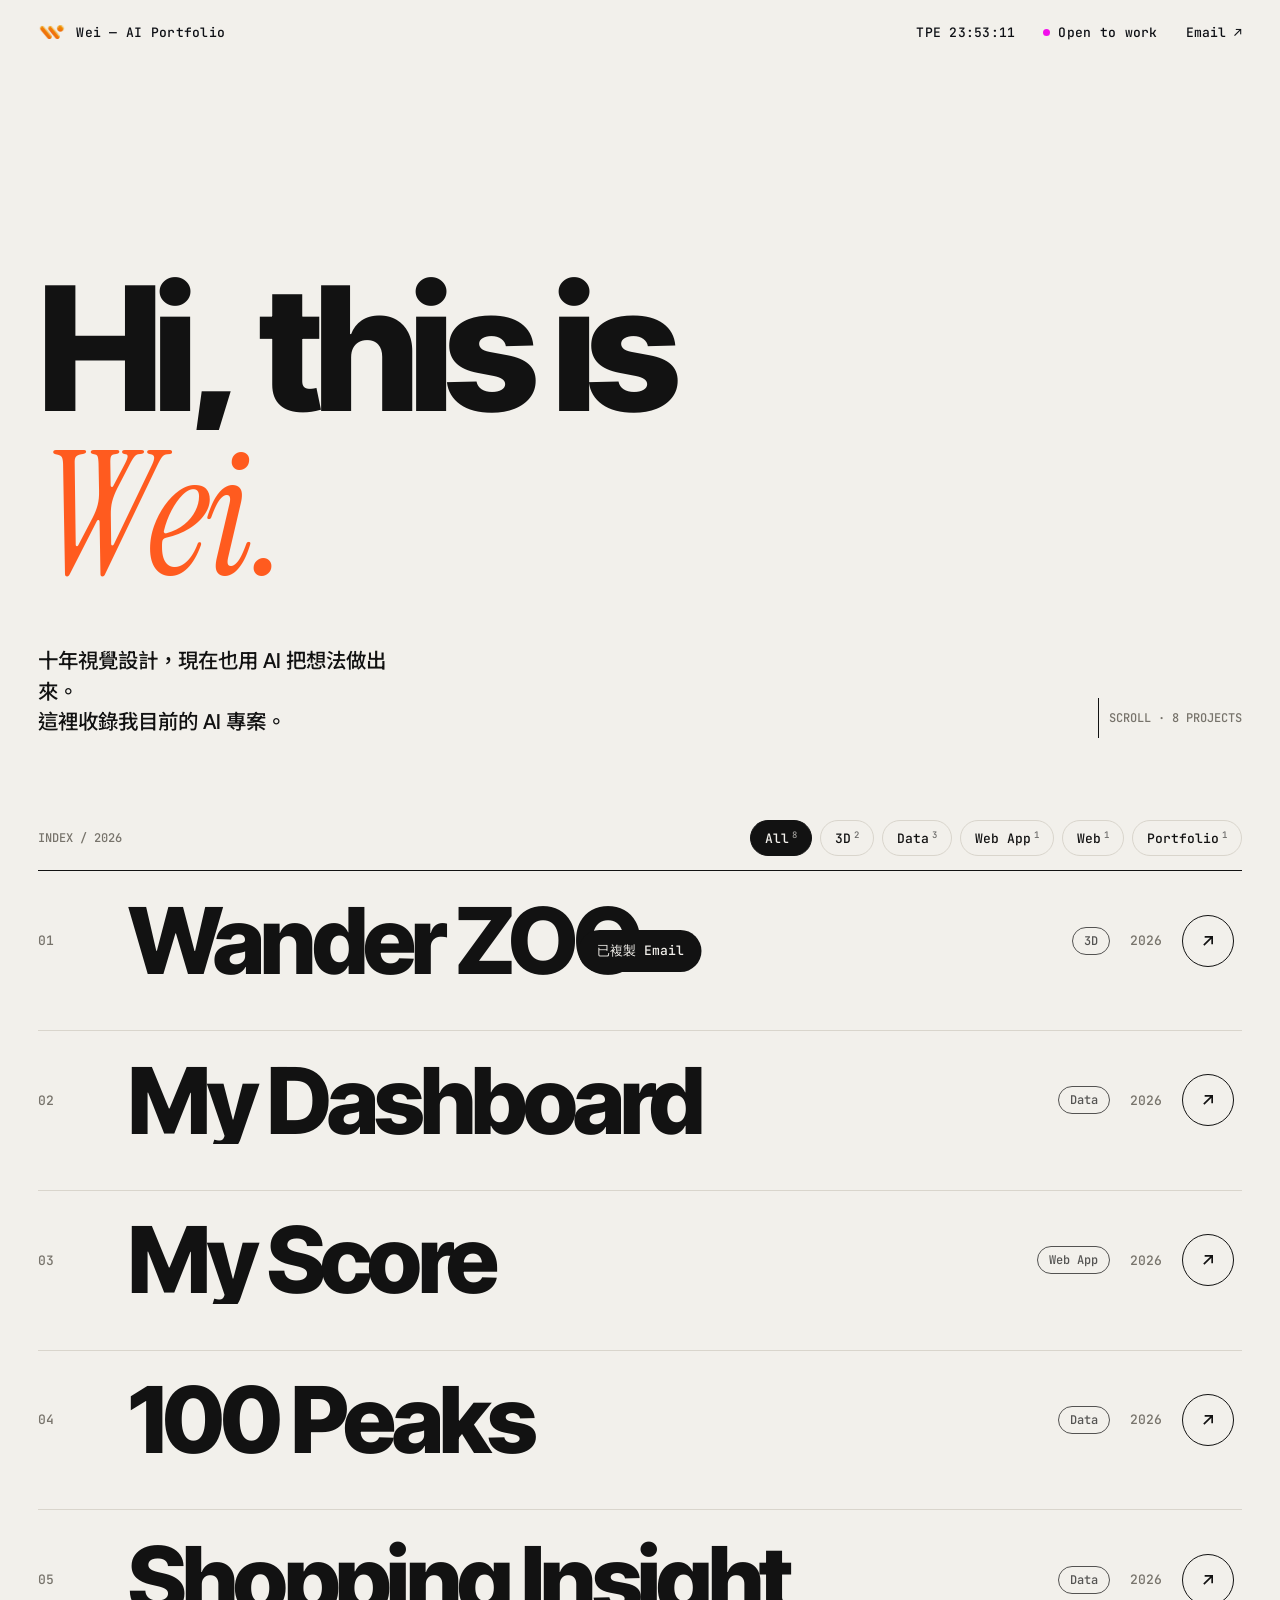
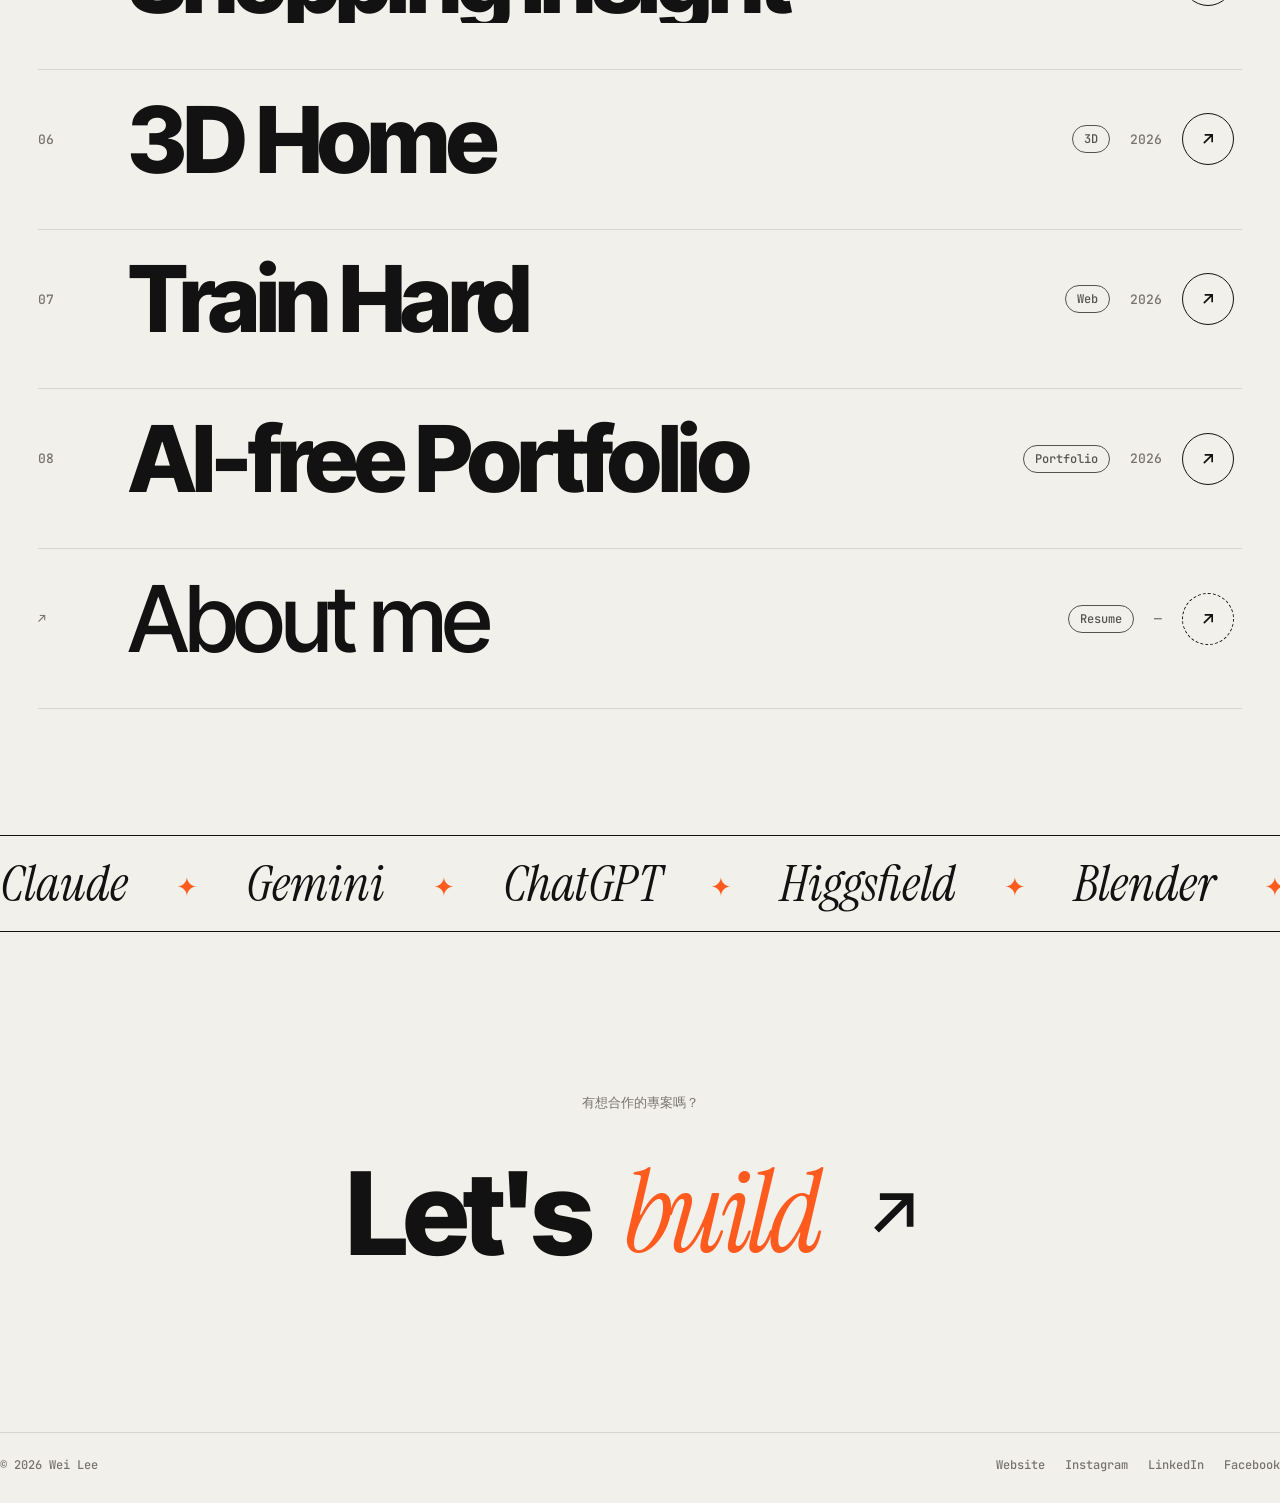
<file: concepts/a-index.html>
<!doctype html>
<html lang="zh-Hant">
<head>
<meta charset="utf-8">
<meta name="viewport" content="width=device-width, initial-scale=1">
<title>A · Kinetic Index</title>
<link rel="preconnect" href="https://fonts.googleapis.com">
<link rel="preconnect" href="https://fonts.gstatic.com" crossorigin>
<link rel="stylesheet" href="https://fonts.googleapis.com/css2?family=Inter+Tight:wght@400;500;600;800&family=Instrument+Serif:ital@0;1&family=JetBrains+Mono:wght@400;500&family=Noto+Sans+TC:wght@400;500;700&display=swap">
<style>
:root{
  --bg:#f2f0eb; --ink:#121212; --mute:#77736b; --line:#d9d5cc; --card:#fbfaf7;
  --acc:#ff5b1f;
  --sans:'Inter Tight','Noto Sans TC',system-ui,sans-serif;
  --serif:'Instrument Serif','Noto Sans TC',serif;
  --mono:'JetBrains Mono',ui-monospace,monospace;
  --ease:cubic-bezier(.2,.8,.1,1);
}
*{box-sizing:border-box;margin:0;padding:0}
html{scroll-behavior:smooth}
body{background:var(--bg);color:var(--ink);font-family:var(--sans);-webkit-font-smoothing:antialiased;overflow-x:hidden}
a{color:inherit;text-decoration:none}
button{font:inherit;color:inherit;background:none;border:0;cursor:pointer}
img,video{display:block;max-width:100%}
.wrap{padding:0 clamp(16px,3vw,40px)}

/* top bar */
.bar{position:fixed;inset:0 0 auto;z-index:50;display:flex;align-items:center;justify-content:space-between;padding:18px clamp(16px,3vw,40px);mix-blend-mode:difference;color:#fff;font:500 13px/1 var(--mono);letter-spacing:.02em}
.bar a,.bar button{display:flex;align-items:center;gap:10px}
.bar img{width:28px;height:28px;border-radius:7px;filter:invert(1)}
.bar .dot{width:7px;height:7px;border-radius:50%;background:#0f0;box-shadow:0 0 0 0 #0f0;animation:ping 2s infinite}
@keyframes ping{0%{box-shadow:0 0 0 0 #0f08}100%{box-shadow:0 0 0 10px #0f00}}
.bar__r{display:flex;gap:28px;align-items:center}
.status{display:flex;gap:8px;align-items:center}

/* hero */
.hero{min-height:88vh;display:flex;flex-direction:column;justify-content:flex-end;padding-bottom:6vh}
.hero h1{font:800 clamp(56px,13.5vw,230px)/.86 var(--sans);letter-spacing:-.055em}
.hero h1 em{font:italic 400 1em/1 var(--serif);letter-spacing:-.02em;color:var(--acc)}
.split .ch{display:inline-block;transform:translateY(105%);opacity:0;animation:rise .9s var(--ease) forwards;animation-delay:calc(var(--i)*28ms + 120ms)}
.split .ln{display:block;overflow:hidden;padding-bottom:.04em}
@keyframes rise{to{transform:none;opacity:1}}
.hero__meta{display:flex;justify-content:space-between;align-items:flex-end;gap:24px;margin-top:4vh;flex-wrap:wrap}
.hero__meta p{font:500 clamp(17px,1.6vw,22px)/1.5 var(--sans);max-width:30ch}
.scroll-hint{font:500 12px var(--mono);color:var(--mute);display:flex;gap:10px;align-items:center}
.scroll-hint i{width:1px;height:40px;background:var(--ink);transform-origin:top;animation:drip 1.8s var(--ease) infinite}
@keyframes drip{0%{transform:scaleY(0)}50%{transform:scaleY(1);transform-origin:top}51%{transform-origin:bottom}100%{transform:scaleY(0);transform-origin:bottom}}

/* filter */
.filters{display:flex;gap:8px;padding:28px 0 14px;border-bottom:1px solid var(--ink);align-items:center;flex-wrap:wrap}
.filters span{font:500 12px var(--mono);color:var(--mute);margin-right:auto}
.chip{font:500 13px var(--mono);padding:8px 14px;border:1px solid var(--line);border-radius:99px;transition:.3s var(--ease)}
.chip:hover{border-color:var(--ink)}
.chip[aria-pressed=true]{background:var(--ink);color:var(--bg);border-color:var(--ink)}
.chip sup{font-size:9px;margin-left:3px;opacity:.6}

/* index rows */
.row{position:relative;display:grid;grid-template-columns:70px 1fr auto auto 60px;align-items:center;gap:20px;padding:clamp(14px,2vw,26px) 0;border-bottom:1px solid var(--line);overflow:hidden;isolation:isolate;transition:grid-template-rows .5s var(--ease),opacity .4s,padding .5s var(--ease)}
.row::before{content:'';position:absolute;inset:0;background:var(--c);transform:scaleY(0);transform-origin:bottom;transition:transform .55s var(--ease);z-index:-1}
.row:hover::before,.row:focus-visible::before{transform:scaleY(1)}
.row:hover,.row:focus-visible{color:#111}
.row .num{font:500 13px var(--mono);color:var(--mute);transition:color .3s}
.row:hover .num{color:#111}
.row .t{font:800 clamp(38px,7.2vw,120px)/.95 var(--sans);letter-spacing:-.05em;height:.95em;overflow:hidden;display:block}
.row .t span{display:block;transition:transform .6s var(--ease)}
.row .t span+span{font-family:var(--serif);font-style:italic;font-weight:400;letter-spacing:-.02em}
.row:hover .t span{transform:translateY(-100%)}
.row .tag{font:500 12px var(--mono);border:1px solid currentColor;border-radius:99px;padding:5px 11px;opacity:.7}
.row .yr{font:500 13px var(--mono);color:var(--mute)}
.row .go{width:52px;height:52px;border-radius:50%;border:1px solid currentColor;display:grid;place-items:center;transition:transform .5s var(--ease),background .3s}
.row:hover .go{transform:rotate(-45deg);background:#111;color:var(--c)}
.row .one{grid-column:2/-1;font:400 15px/1.5 var(--sans);color:var(--mute);max-height:0;opacity:0;transition:.5s var(--ease)}
.row:hover .one{max-height:40px;opacity:1;color:#111}
.row.hide{opacity:0;padding:0;border-width:0;max-height:0}
.row .thumb{display:none}
.row--about .t{font-weight:500}
.row--about .go{border-style:dashed}

/* cursor preview */
.peek{position:fixed;left:0;top:0;width:min(420px,32vw);aspect-ratio:16/10;border-radius:14px;overflow:hidden;pointer-events:none;z-index:40;clip-path:inset(50% 50% 50% 50% round 14px);transition:clip-path .6s var(--ease);box-shadow:0 30px 80px -20px #0006;will-change:transform}
.peek.on{clip-path:inset(0 0 0 0 round 14px)}
.peek video,.peek img{position:absolute;inset:0;width:100%;height:100%;object-fit:cover;opacity:0;transition:opacity .35s}
.peek .show{opacity:1}
.peek b{position:absolute;left:12px;bottom:12px;font:500 11px var(--mono);background:#fff;color:#111;padding:5px 8px;border-radius:6px}

/* toolkit marquee */
.marq{overflow:hidden;border-block:1px solid var(--ink);margin-top:14vh;padding:22px 0;white-space:nowrap}
.marq div{display:inline-flex;gap:48px;animation:mq 30s linear infinite;font:italic 400 clamp(32px,4vw,64px)/1 var(--serif)}
.marq div span::after{content:'✦';font-style:normal;font-size:.5em;margin-left:48px;vertical-align:middle;color:var(--acc)}
.marq:hover div{animation-play-state:paused}
@keyframes mq{to{transform:translateX(-50%)}}

/* contact */
.contact{padding:18vh 0 6vh;text-align:center}
.contact p{font:500 13px var(--mono);color:var(--mute);margin-bottom:26px}
.mag{display:inline-flex;align-items:center;gap:.3em;font:800 clamp(44px,9vw,150px)/1 var(--sans);letter-spacing:-.05em;transition:transform .5s var(--ease)}
.mag i{font:italic 400 1em var(--serif);color:var(--acc)}
.toast{position:fixed;left:50%;bottom:30px;transform:translate(-50%,calc(100% + 60px));background:var(--ink);color:var(--bg);font:500 13px var(--mono);padding:12px 18px;border-radius:99px;transition:transform .5s var(--ease);z-index:60}
.toast.on{transform:translate(-50%,0)}
.foot{display:flex;justify-content:space-between;flex-wrap:wrap;gap:12px;font:500 12px var(--mono);color:var(--mute);padding:24px 0 30px;border-top:1px solid var(--line);margin-top:10vh}
.foot nav{display:flex;gap:20px}
.foot a:hover{color:var(--ink)}

/* ===== project page ===== */
.pj{padding-top:110px}
.back{font:500 13px var(--mono);display:inline-flex;gap:8px;align-items:center;color:var(--mute)}
.back:hover{color:var(--ink)}
.pj__head{display:grid;grid-template-columns:1fr auto;gap:30px;align-items:end;margin:4vh 0 30px}
.pj__head h1{font:800 clamp(56px,12vw,200px)/.86 var(--sans);letter-spacing:-.055em}
.pj__head h1 .ln:last-child{font:italic 400 .62em/1.1 var(--serif);letter-spacing:-.02em;color:var(--c)}
.pj__meta{display:flex;flex-direction:column;gap:12px;align-items:flex-end;text-align:right;font:500 12px var(--mono);color:var(--mute)}
.chips{display:flex;gap:6px;flex-wrap:wrap;justify-content:flex-end}
.chips span{border:1px solid var(--line);border-radius:99px;padding:6px 11px;color:var(--ink)}
.visit{display:inline-flex;align-items:center;gap:10px;background:var(--ink);color:var(--bg);font:600 15px var(--sans);padding:16px 22px;border-radius:99px;transition:transform .4s var(--ease),background .3s}
.visit:hover{background:var(--c);color:#111}
.visit svg{transition:transform .4s var(--ease)}
.visit:hover svg{transform:rotate(45deg)}
.pj__one{font:400 clamp(24px,3.2vw,48px)/1.25 var(--serif);max-width:24ch;margin:0 0 5vh}
.stage{position:relative;border-radius:22px;overflow:hidden;background:#111;aspect-ratio:16/9.2;clip-path:inset(12% 8% 12% 8% round 22px);animation:open 1.3s .35s var(--ease) forwards;cursor:none}
@keyframes open{to{clip-path:inset(0 0 0 0 round 22px)}}
.stage video{width:100%;height:100%;object-fit:cover}
.stage .cur{position:absolute;left:0;top:0;width:96px;height:96px;margin:-48px 0 0 -48px;border-radius:50%;background:var(--c);color:#111;font:600 12px var(--mono);display:grid;place-items:center;pointer-events:none;transform:scale(0);transition:transform .3s var(--ease)}
.stage:hover .cur{transform:scale(1)}
.steps{display:grid;grid-template-columns:repeat(3,1fr);border-top:1px solid var(--ink);margin-top:10vh}
.step{padding:26px 24px 34px 0;border-right:1px solid var(--line)}
.step+.step{padding-left:24px}
.step:last-child{border-right:0}
.step small{font:500 12px var(--mono);color:var(--mute);display:flex;justify-content:space-between}
.step p{font:600 clamp(20px,2.1vw,30px)/1.25 var(--sans);letter-spacing:-.02em;margin-top:40px}
.stats{display:grid;grid-template-columns:repeat(3,1fr);gap:0;margin-top:8vh;border-block:1px solid var(--ink)}
.stat{padding:30px 0 26px}
.stat b{display:block;font:800 clamp(40px,6vw,100px)/1 var(--sans);letter-spacing:-.05em}
.stat span{font:500 12px var(--mono);color:var(--mute)}
.hscroll{height:260vh;position:relative;margin-top:10vh}
.hscroll__pin{position:sticky;top:0;height:100vh;display:flex;align-items:center;overflow:hidden}
.hscroll__track{display:flex;gap:24px;padding:0 clamp(16px,3vw,40px);will-change:transform}
.hscroll__track figure{flex:0 0 auto;width:min(1000px,78vw);border-radius:16px;overflow:hidden;background:#ddd;box-shadow:0 20px 60px -30px #0005}
.hscroll__track figure.m{width:min(300px,40vw)}
.hscroll__track img{width:100%;height:auto}
.hscroll__label{position:absolute;top:110px;left:clamp(16px,3vw,40px);font:500 12px var(--mono);color:var(--mute);display:flex;gap:14px;align-items:center}
.hscroll__label i{display:block;width:120px;height:2px;background:var(--line);position:relative;overflow:hidden}
.hscroll__label i::after{content:'';position:absolute;inset:0;background:var(--ink);transform:scaleX(var(--p,0));transform-origin:left}
.next{display:block;padding:12vh 0 8vh;border-top:1px solid var(--ink);position:relative;overflow:hidden}
.next small{font:500 12px var(--mono);color:var(--mute)}
.next h2{font:800 clamp(56px,11vw,190px)/.9 var(--sans);letter-spacing:-.055em;margin-top:16px;transition:transform .6s var(--ease)}
.next:hover h2{transform:translateX(2vw)}
.next .bar2{position:absolute;left:0;bottom:0;height:6px;width:100%;background:var(--nc);transform:scaleX(0);transform-origin:left;transition:transform 1s var(--ease)}
.next:hover .bar2{transform:scaleX(1)}

.reveal{opacity:0;transform:translateY(40px);transition:1s var(--ease)}
.reveal.in{opacity:1;transform:none}

@media (max-width:760px){
  .bar .hide-m{display:none}
  .row{grid-template-columns:34px 1fr 44px;gap:12px}
  .row .tag,.row .yr{display:none}
  .row .go{width:40px;height:40px}
  .row .one{max-height:none;opacity:1;grid-column:1/-1;font-size:14px}
  .row .thumb{display:block;grid-column:1/-1;border-radius:12px;overflow:hidden;aspect-ratio:16/9;background:#ddd}
  .row .thumb video{width:100%;height:100%;object-fit:cover}
  .peek{display:none}
  .pj__head{grid-template-columns:1fr}
  .pj__meta{align-items:flex-start;text-align:left}
  .chips{justify-content:flex-start}
  .steps,.stats{grid-template-columns:1fr}
  .step,.step+.step{padding:20px 0;border-right:0;border-bottom:1px solid var(--line)}
  .step p{margin-top:12px}
  .stage{cursor:auto}
}
@media (prefers-reduced-motion:reduce){*{animation-duration:.01ms!important;transition-duration:.01ms!important}}
::view-transition-old(root),::view-transition-new(root){animation-duration:.5s}
</style>
</head>
<body>
<header class="bar">
  <a href="#/"><img src="../media/logo.webp" alt=""><span>Wei <span class="hide-m">— AI Portfolio</span></span></a>
  <div class="bar__r">
    <span class="hide-m" id="clock">TPE --:--</span>
    <span class="hide-m status"><i class="dot"></i>Open to work</span>
    <button data-copy>Email ↗</button>
  </div>
</header>
<main id="app"></main>
<div class="peek" id="peek"><b id="peekLabel"></b></div>
<div class="toast" id="toast">已複製 Email</div>

<script src="../data.js"></script>
<script>
const $ = (s, r = document) => r.querySelector(s);
const app = $('#app');
const M = n => `../media/${n}`;
const arrow = `<svg width="20" height="20" viewBox="0 0 24 24" fill="none" stroke="currentColor" stroke-width="2"><path d="M7 17L17 7M8 7h9v9"/></svg>`;
const split = (lines) => lines.map(l => `<span class="ln">${[...l].map((c, i) => `<span class="ch" style="--i:${i}">${c === ' ' ? '&nbsp;' : c}</span>`).join('')}</span>`).join('');

function home() {
  const tags = ['All', ...new Set(PROJECTS.map(p => p.tag))];
  const count = t => t === 'All' ? PROJECTS.length : PROJECTS.filter(p => p.tag === t).length;
  const rows = PROJECTS.map((p, i) => `
    <a class="row" href="#/p/${p.key}" data-key="${p.key}" data-tag="${p.tag}" style="--c:${p.color}">
      <span class="num">${String(i + 1).padStart(2, '0')}</span>
      <span class="t"><span>${p.title}</span><span>${p.title}</span></span>
      <span class="tag">${p.tag}</span><span class="yr">${p.year}</span>
      <span class="go">${arrow}</span>
      <span class="one">${p.one}</span>
      <span class="thumb"><video muted loop playsinline preload="none" data-src="${M(p.video)}.mp4" poster="${M(p.shots[0])}.webp"></video></span>
    </a>`).join('');
  app.innerHTML = `
  <section class="hero wrap">
    <h1 class="split">${split(['Hi, this is'])}<span class="ln"><em>${[...'Wei.'].map((c, i) => `<span class="ch" style="--i:${i + 11}">${c}</span>`).join('')}</em></span></h1>
    <div class="hero__meta">
      <p>${SITE.intro}<br>這裡收錄我目前的 AI 專案。</p>
      <span class="scroll-hint"><i></i>SCROLL · ${PROJECTS.length} PROJECTS</span>
    </div>
  </section>
  <section class="wrap">
    <div class="filters"><span>INDEX / ${new Date().getFullYear()}</span>${tags.map(t => `<button class="chip" data-f="${t}" aria-pressed="${t === 'All'}">${t}<sup>${count(t)}</sup></button>`).join('')}</div>
    ${rows}
    <a class="row row--about" href="${ABOUT.link}" target="_blank" rel="noopener" data-key="about" data-tag="About" style="--c:${ABOUT.color}">
      <span class="num">↗</span>
      <span class="t"><span>${ABOUT.title}</span><span>${ABOUT.title}</span></span>
      <span class="tag">Resume</span><span class="yr">—</span>
      <span class="go">${arrow}</span>
      <span class="one">${ABOUT.one}</span>
      <span class="thumb"><video muted loop playsinline preload="none" data-src="${M(ABOUT.video)}.mp4" poster="${M(ABOUT.shot)}.webp"></video></span>
    </a>
  </section>
  <div class="marq"><div>${[...SITE.toolkit, ...SITE.toolkit].map(t => `<span>${t}</span>`).join('')}</div></div>
  <section class="contact wrap reveal">
    <p>有想合作的專案嗎？</p>
    <button class="mag" data-copy data-mag>Let's <i>build</i> ${arrow.replace('20', '0.7em').replace('20', '0.7em')}</button>
  </section>
  <footer class="foot wrap"><span>© ${new Date().getFullYear()} Wei Lee</span><nav>${SITE.socials.map(([n, u]) => `<a href="${u}" target="_blank" rel="noopener">${n}</a>`).join('')}</nav></footer>`;

  // filters — rows collapse/expand
  app.querySelectorAll('.chip').forEach(b => b.onclick = () => {
    app.querySelectorAll('.chip').forEach(c => c.setAttribute('aria-pressed', c === b));
    const f = b.dataset.f;
    app.querySelectorAll('.row').forEach(r => r.classList.toggle('hide', f !== 'All' && r.dataset.tag !== f));
  });
  setupPeek();
  setupMobileThumbs();
}

/* cursor-following preview with inertia + velocity tilt */
let peekRAF;
function setupPeek() {
  const peek = $('#peek'), label = $('#peekLabel');
  const media = {};
  peek.querySelectorAll('video').forEach(v => v.remove());
  [...PROJECTS, ABOUT].forEach(p => {
    const v = document.createElement('video');
    Object.assign(v, { muted: true, loop: true, playsInline: true, preload: 'none' });
    v.dataset.src = `${M(p.video)}.mp4`; v.poster = `${M(p.shots ? p.shots[0] : p.shot)}.webp`;
    peek.prepend(v); media[p.key] = v;
  });
  let x = innerWidth / 2, y = innerHeight / 2, tx = x, ty = y, cur;
  onmousemove = e => { tx = e.clientX; ty = e.clientY; };
  cancelAnimationFrame(peekRAF);
  const loop = () => {
    const dx = tx - x; x += dx * .12; y += (ty - y) * .12;
    peek.style.transform = `translate(${x + 24}px,${y - 120}px) rotate(${Math.max(-12, Math.min(12, dx * .05))}deg)`;
    peekRAF = requestAnimationFrame(loop);
  };
  loop();
  app.querySelectorAll('.row').forEach(r => {
    r.addEventListener('mouseenter', () => {
      const v = media[r.dataset.key]; if (!v) return;
      if (!v.src) v.src = v.dataset.src;
      Object.values(media).forEach(m => { m.classList.toggle('show', m === v); if (m !== v) m.pause(); });
      v.play().catch(() => {});
      label.textContent = r.dataset.key === 'about' ? 'OPEN RESUME ↗' : 'VIEW PROJECT →';
      peek.classList.add('on'); cur = v;
    });
    r.addEventListener('mouseleave', () => peek.classList.remove('on'));
  });
}

function setupMobileThumbs() {
  if (innerWidth > 760) return;
  const io = new IntersectionObserver(es => es.forEach(e => {
    const v = e.target; if (e.isIntersecting) { if (!v.src) v.src = v.dataset.src; v.play().catch(() => {}); } else v.pause();
  }), { threshold: .5 });
  app.querySelectorAll('.thumb video').forEach(v => io.observe(v));
}

function project(key) {
  const i = PROJECTS.findIndex(p => p.key === key), p = PROJECTS[i];
  if (!p) return home();
  const nx = PROJECTS[(i + 1) % PROJECTS.length];
  document.documentElement.style.setProperty('--c', p.color);
  const figs = [...p.shots.map(s => `<figure><img src="${M(s)}.webp" alt="${p.title} screenshot" loading="lazy"></figure>`), `<figure class="m"><img src="${M(p.mobile)}.webp" alt="${p.title} mobile" loading="lazy"></figure>`].join('');
  app.innerHTML = `
  <article class="pj wrap" style="--c:${p.color}">
    <a class="back" href="#/">← Index</a>
    <div class="pj__head">
      <h1 class="split">${split([p.title.split(' ')[0]])}<span class="ln">${p.title.split(' ').slice(1).join(' ') || p.sub.split(' ')[0]}</span></h1>
      <div class="pj__meta">
        <span>${String(i + 1).padStart(2, '0')} / ${p.tag.toUpperCase()} / ${p.year}</span>
        <div class="chips">${p.tools.map(t => `<span>${t}</span>`).join('')}</div>
        <a class="visit" href="${p.link}" target="_blank" rel="noopener" data-mag>Open live site ${arrow}</a>
      </div>
    </div>
    <p class="pj__one reveal">${p.one}</p>
    <a class="stage" href="${p.link}" target="_blank" rel="noopener"><video src="${M(p.video)}.mp4" poster="${M(p.shots[0])}.webp" muted loop playsinline autoplay></video><span class="cur">VISIT ↗</span></a>
    <div class="steps">${(p.steps || []).map(([h, t], k) => `<div class="step reveal" style="transition-delay:${k * 90}ms"><small><span>${h}</span><span>0${k + 1}</span></small><p>${t}</p></div>`).join('')}</div>
    <div class="stats">${p.stats.map(([n, l]) => `<div class="stat reveal"><b data-count="${n}">${n}</b><span>${l}</span></div>`).join('')}</div>
  </article>
  <section class="hscroll" id="hs">
    <div class="hscroll__pin">
      <div class="hscroll__label">GALLERY <i></i><span id="hsn">01</span></div>
      <div class="hscroll__track" id="hst">${figs}</div>
    </div>
  </section>
  <a class="next wrap" href="#/p/${nx.key}" style="--nc:${nx.color}"><small>NEXT PROJECT →</small><h2>${nx.title}</h2><span class="bar2"></span></a>`;
  const stage = $('.stage'), cur = $('.cur');
  stage.addEventListener('mousemove', e => { const r = stage.getBoundingClientRect(); cur.style.left = e.clientX - r.left + 'px'; cur.style.top = e.clientY - r.top + 'px'; });
  countUp();
}

/* horizontal gallery driven by vertical scroll */
function onScroll() {
  const hs = $('#hs'), tr = $('#hst'); if (!hs) return;
  const r = hs.getBoundingClientRect(), max = hs.offsetHeight - innerHeight;
  const p = Math.min(1, Math.max(0, -r.top / max));
  tr.style.transform = `translateX(${-p * (tr.scrollWidth - innerWidth)}px)`;
  $('.hscroll__label i').style.setProperty('--p', p);
  $('#hsn').textContent = String(Math.min(tr.children.length, Math.floor(p * tr.children.length) + 1)).padStart(2, '0');
}
addEventListener('scroll', onScroll, { passive: true });

function countUp() {
  const io = new IntersectionObserver(es => es.forEach(e => {
    if (!e.isIntersecting) return; io.unobserve(e.target);
    const el = e.target, raw = el.dataset.count, n = parseFloat(raw.replace(/,/g, ''));
    if (isNaN(n)) return;
    const dec = (raw.split('.')[1] || '').length, suf = raw.replace(/[\d.,]/g, ''), t0 = performance.now();
    const tick = t => { const k = Math.min(1, (t - t0) / 1400), v = n * (1 - Math.pow(1 - k, 4));
      el.textContent = v.toLocaleString('en-US', { minimumFractionDigits: dec, maximumFractionDigits: dec }) + suf; if (k < 1) requestAnimationFrame(tick); };
    requestAnimationFrame(tick);
  }), { threshold: .6 });
  app.querySelectorAll('[data-count]').forEach(el => io.observe(el));
}

function reveals() {
  const io = new IntersectionObserver(es => es.forEach(e => e.isIntersecting && (e.target.classList.add('in'), io.unobserve(e.target))), { threshold: .15 });
  document.querySelectorAll('.reveal').forEach(el => io.observe(el));
}

/* magnetic buttons */
document.addEventListener('mousemove', e => {
  document.querySelectorAll('[data-mag]').forEach(b => {
    const r = b.getBoundingClientRect(), cx = r.left + r.width / 2, cy = r.top + r.height / 2, dx = e.clientX - cx, dy = e.clientY - cy;
    const d = Math.hypot(dx, dy), R = Math.max(r.width, r.height) * .8;
    b.style.transform = d < R ? `translate(${dx * .18}px,${dy * .25}px)` : '';
  });
});
document.addEventListener('click', e => {
  if (!e.target.closest('[data-copy]')) return;
  navigator.clipboard?.writeText(SITE.email);
  const t = $('#toast'); t.classList.add('on'); setTimeout(() => t.classList.remove('on'), 1800);
});

setInterval(() => { $('#clock').textContent = 'TPE ' + new Date().toLocaleTimeString('en-GB', { timeZone: 'Asia/Taipei', hour: '2-digit', minute: '2-digit', second: '2-digit' }); }, 1000);

function route() {
  const m = location.hash.match(/#\/p\/(\w+)/);
  const go = () => { $('#peek').classList.remove('on'); $('#peek').querySelectorAll('video').forEach(v => v.pause()); m ? project(m[1]) : home(); scrollTo(0, 0); reveals(); onScroll(); };
  if (!document.startViewTransition || !app.children.length) return go();
  const vt = document.startViewTransition(go); vt.ready.catch(() => {}); vt.finished.catch(() => {}); vt.updateCallbackDone.catch(() => {});
}
addEventListener('hashchange', route);
route();
</script>
</body>
</html>
</file>
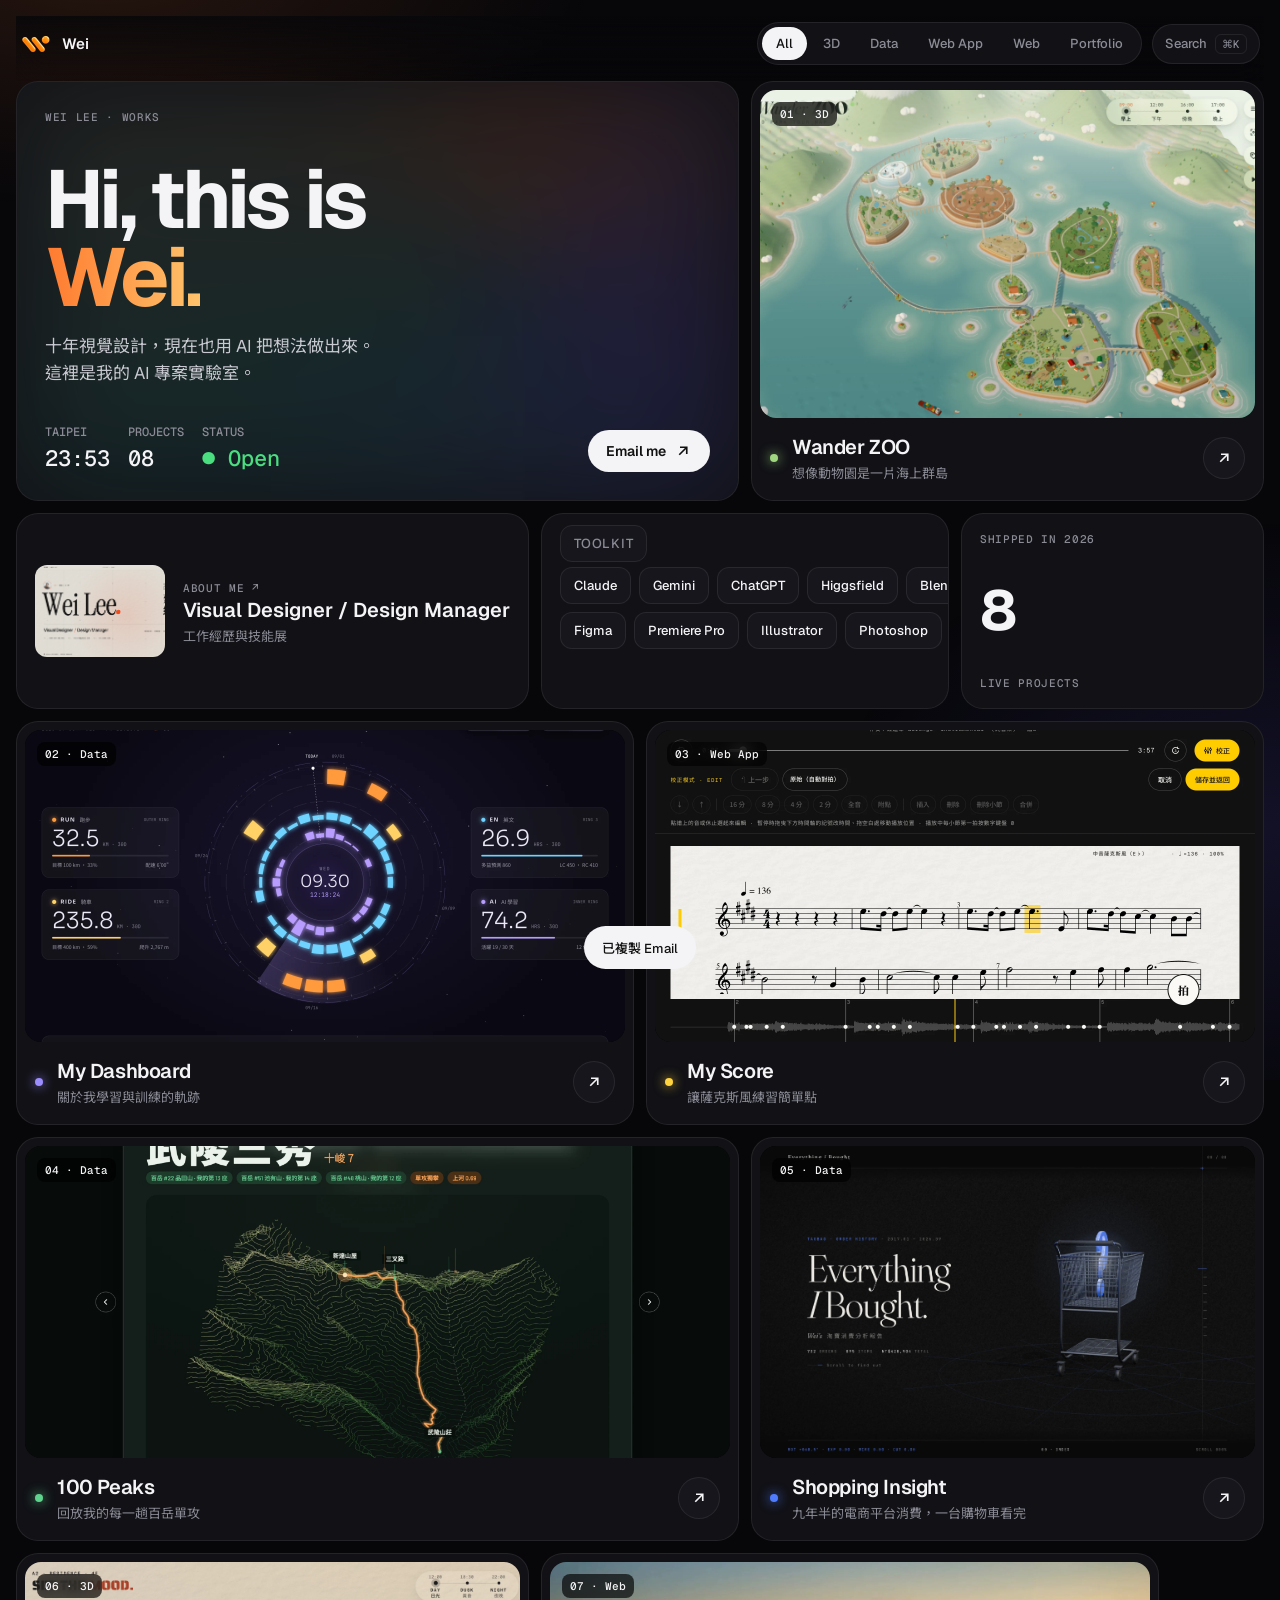
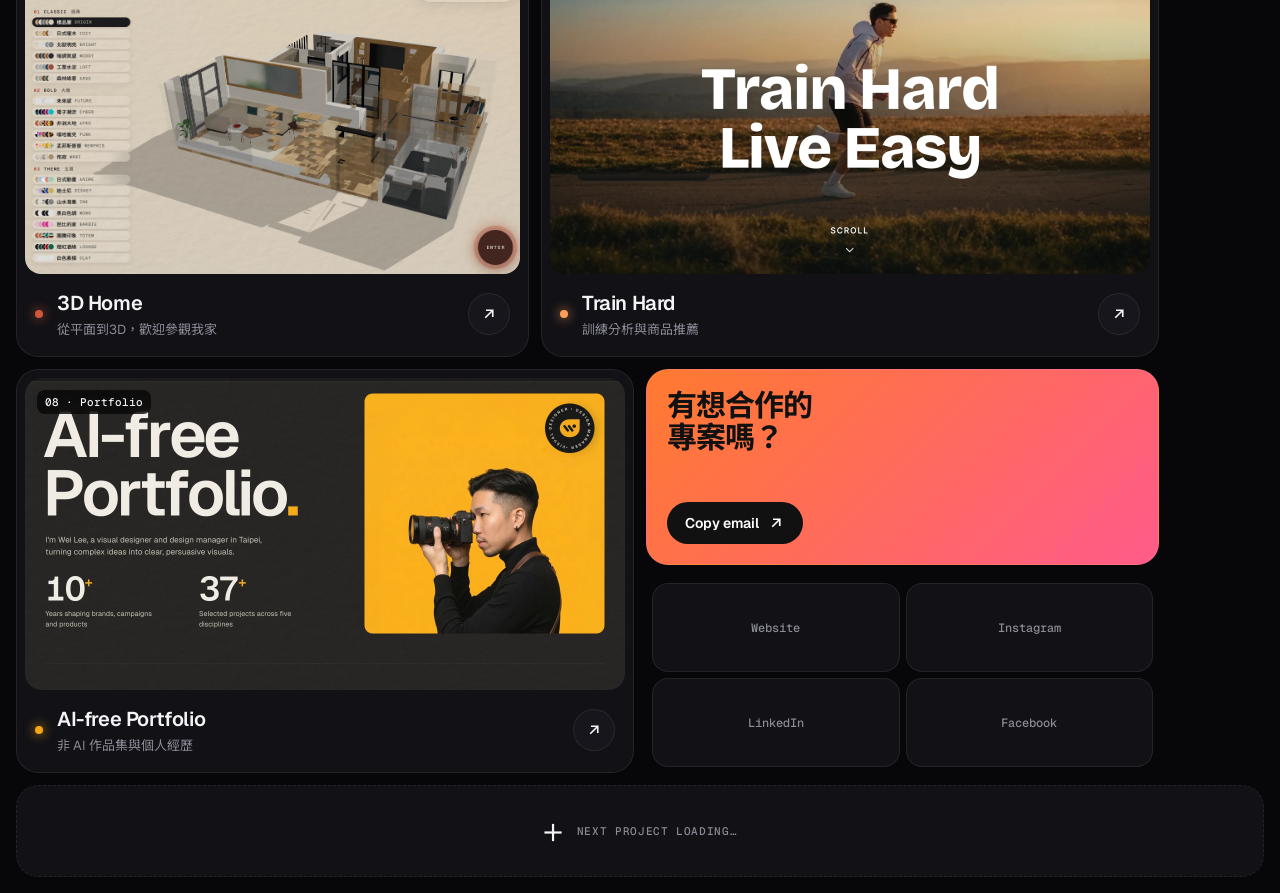
<file: concepts/b-bento.html>
<!doctype html>
<html lang="zh-Hant">
<head>
<meta charset="utf-8">
<meta name="viewport" content="width=device-width, initial-scale=1">
<title>B · Bento OS</title>
<link rel="preconnect" href="https://fonts.googleapis.com">
<link rel="preconnect" href="https://fonts.gstatic.com" crossorigin>
<link rel="stylesheet" href="https://fonts.googleapis.com/css2?family=Geist:wght@400;500;600;700;800&family=Geist+Mono:wght@400;500&family=Noto+Sans+TC:wght@400;500;700&display=swap">
<style>
:root{
  --bg:#07070a; --tile:#111116; --tile2:#16161c; --line:#ffffff14; --txt:#f4f4f6; --mute:#8b8b96;
  --acc:#ff7a2f;
  --sans:'Geist','Noto Sans TC',system-ui,sans-serif; --mono:'Geist Mono',ui-monospace,monospace;
  --ease:cubic-bezier(.2,.8,.1,1); --r:22px; --gap:12px;
}
*{box-sizing:border-box;margin:0;padding:0}
body{background:var(--bg);color:var(--txt);font-family:var(--sans);-webkit-font-smoothing:antialiased;min-height:100vh}
a{color:inherit;text-decoration:none}
button{font:inherit;color:inherit;background:none;border:0;cursor:pointer}
img,video{display:block;max-width:100%}
body::before{content:'';position:fixed;inset:-20%;z-index:-1;background:radial-gradient(40% 30% at var(--gx,20%) var(--gy,10%),#ff7a2f22,transparent 70%),radial-gradient(35% 35% at 85% 80%,#6a5cff1f,transparent 70%);transition:background .8s}

.shell{max-width:1320px;margin:0 auto;padding:16px}
.top{display:flex;align-items:center;gap:10px;padding:6px 4px 16px;position:sticky;top:0;z-index:30;backdrop-filter:blur(14px);-webkit-backdrop-filter:blur(14px);background:linear-gradient(#07070acc,#07070a00)}
.top img{width:32px;height:32px;border-radius:9px}
.top b{font:600 15px var(--sans)}
.seg{display:flex;gap:2px;padding:4px;background:var(--tile);border:1px solid var(--line);border-radius:99px;margin-left:auto;position:relative}
.seg button{position:relative;z-index:1;font:500 13px var(--sans);padding:8px 14px;border-radius:99px;color:var(--mute);transition:color .3s}
.seg button[aria-pressed=true]{color:#111}
.seg i{position:absolute;top:4px;bottom:4px;border-radius:99px;background:var(--txt);transition:left .45s var(--ease),width .45s var(--ease)}
.kbd{display:flex;align-items:center;gap:8px;font:500 13px var(--sans);color:var(--mute);padding:9px 12px;border:1px solid var(--line);border-radius:99px;background:var(--tile)}
.kbd kbd{font:500 11px var(--mono);border:1px solid var(--line);border-radius:6px;padding:2px 6px}

/* bento grid */
.grid{display:grid;grid-auto-flow:dense;grid-template-columns:repeat(12,1fr);grid-auto-rows:minmax(92px,auto);gap:var(--gap)}
.t{position:relative;background:var(--tile);border:1px solid var(--line);border-radius:var(--r);overflow:hidden;isolation:isolate;transform-style:preserve-3d;transition:transform .5s var(--ease),border-color .3s;--mx:50%;--my:50%}
.t::after{content:'';position:absolute;inset:0;border-radius:inherit;pointer-events:none;background:radial-gradient(420px circle at var(--mx) var(--my),#ffffff12,transparent 45%);opacity:0;transition:opacity .4s;z-index:3}
.t::before{content:'';position:absolute;inset:-1px;border-radius:inherit;padding:1px;background:radial-gradient(260px circle at var(--mx) var(--my),var(--c,#fff),transparent 60%);-webkit-mask:linear-gradient(#000 0 0) content-box,linear-gradient(#000 0 0);-webkit-mask-composite:xor;mask-composite:exclude;opacity:0;transition:opacity .4s;z-index:4;pointer-events:none}
.t:hover::after,.t:hover::before{opacity:1}
.lbl{font:500 11px var(--mono);letter-spacing:.06em;text-transform:uppercase;color:var(--mute)}

.hero{grid-column:span 7;grid-row:span 4;padding:28px;display:flex;flex-direction:column;justify-content:space-between;min-height:420px}
.hero .mesh{position:absolute;inset:0;z-index:-1;background:conic-gradient(from var(--a,0deg) at 70% 40%,#ff7a2f33,#6a5cff33,#3ee6d022,#ff7a2f33);filter:blur(60px);animation:spin 14s linear infinite;opacity:.8}
@property --a{syntax:'<angle>';initial-value:0deg;inherits:false}
@keyframes spin{to{--a:360deg}}
.hero h1{font:700 clamp(48px,6.4vw,92px)/.95 var(--sans);letter-spacing:-.045em}
.hero h1 .w{display:inline-block;background:linear-gradient(90deg,#ff7a2f,#ffc36b,#ff7a2f);background-size:200%;-webkit-background-clip:text;background-clip:text;color:transparent;animation:sh 4s linear infinite}
@keyframes sh{to{background-position:200%}}
.hero p{font:400 17px/1.6 var(--sans);color:#c9c9d1;max-width:30ch;margin-top:16px}
.hero .row{display:flex;justify-content:space-between;align-items:flex-end;gap:16px;flex-wrap:wrap}
.live{display:flex;gap:18px;font:500 12px var(--mono);color:var(--mute)}
.live b{display:block;font:500 22px var(--mono);color:var(--txt);margin-top:4px}
.btn{display:inline-flex;align-items:center;gap:8px;font:600 14px var(--sans);padding:12px 18px;border-radius:99px;background:var(--txt);color:#111;transition:transform .3s var(--ease),box-shadow .3s}
.btn:hover{transform:translateY(-2px);box-shadow:0 10px 30px -10px var(--c,#fff)}
.btn.ghost{background:transparent;color:var(--txt);border:1px solid var(--line)}

.p{grid-column:span 5;grid-row:span 4;cursor:pointer;display:flex;flex-direction:column}
.p.w7{grid-column:span 7}.p.w5{grid-column:span 5}.p.w4{grid-column:span 4}.p.w6{grid-column:span 6}
.p .media{position:relative;flex:1;min-height:220px;margin:8px 8px 0;border-radius:16px;overflow:hidden;background:#000}
.p .media img,.p .media video{position:absolute;inset:0;width:100%;height:100%;object-fit:cover;transition:transform 1s var(--ease),opacity .5s}
.p .media video{opacity:0}
.p:hover .media video{opacity:1}
.p:hover .media img{transform:scale(1.05)}
.p .media .yr{position:absolute;top:12px;left:12px;font:500 11px var(--mono);background:#000a;backdrop-filter:blur(8px);padding:5px 8px;border-radius:8px;z-index:2}
.p .meta{display:flex;align-items:center;gap:14px;padding:16px 18px 18px}
.p .meta h3{font:600 20px var(--sans);letter-spacing:-.02em}
.p .meta p{font:400 13px var(--sans);color:var(--mute);margin-top:3px}
.p .go{margin-left:auto;flex:0 0 auto;width:42px;height:42px;border-radius:50%;display:grid;place-items:center;background:var(--tile2);border:1px solid var(--line);transition:.45s var(--ease)}
.p:hover .go{background:var(--c);color:#111;transform:rotate(-45deg);border-color:transparent}
.p .dot{width:8px;height:8px;border-radius:50%;background:var(--c);box-shadow:0 0 12px var(--c);flex:0 0 auto}

.about{grid-column:span 5;grid-row:span 2;display:flex;align-items:center;gap:18px;padding:18px}
.about img{width:130px;height:92px;object-fit:cover;object-position:left top;border-radius:12px;flex:0 0 auto;transition:transform .6s var(--ease)}
.about:hover img{transform:scale(1.06) rotate(-2deg)}
.about h3{font:600 20px var(--sans)}
.about p{font:400 13px/1.5 var(--sans);color:var(--mute);margin-top:4px}
.about .go{margin-left:auto}

.tools{grid-column:span 4;grid-row:span 2;padding:18px;overflow:hidden}
.tools .rail{display:flex;gap:8px;margin-top:14px;width:max-content;animation:mq 22s linear infinite}
.tools .rail+.rail{animation-direction:reverse;margin-top:8px}
.tools span{font:500 13px var(--sans);padding:9px 13px;border-radius:12px;background:var(--tile2);border:1px solid var(--line);white-space:nowrap}
@keyframes mq{to{transform:translateX(-50%)}}
.num{grid-column:span 3;grid-row:span 2;padding:18px;display:flex;flex-direction:column;justify-content:space-between}
.num b{font:700 56px/1 var(--sans);letter-spacing:-.04em}
.contact{grid-column:span 5;grid-row:span 2;padding:20px;display:flex;flex-direction:column;justify-content:space-between;background:linear-gradient(135deg,#ff7a2f,#ff5b8a);color:#111;--c:#fff}
.contact h3{font:700 30px/1.05 var(--sans);letter-spacing:-.03em}
.contact .btn{background:#111;color:#fff;align-self:flex-start}
.soon{grid-column:span 12;grid-row:span 1;border-style:dashed;display:grid;place-items:center;text-align:center;color:var(--mute);padding:18px}
.soon>div{display:flex;align-items:center;gap:14px}.soon b{display:block;font:300 36px/1 var(--sans);color:var(--txt);transition:transform .6s var(--ease)}
.soon:hover b{transform:rotate(90deg)}
.socials{grid-column:span 5;grid-row:span 2;display:grid;grid-template-columns:1fr 1fr;gap:6px;padding:6px;background:transparent;border:0}
.socials a{display:grid;place-items:center;border-radius:16px;background:var(--tile);border:1px solid var(--line);font:500 12px var(--mono);color:var(--mute);transition:.3s var(--ease)}
.socials a:hover{color:var(--txt);background:var(--tile2);transform:translateY(-2px)}
.t.gone{display:none}
.enter{animation:pop .7s var(--ease) both;animation-delay:calc(var(--i,0)*60ms)}
@keyframes pop{from{opacity:0;transform:translateY(24px) scale(.97)}}

/* ⌘K */
.cmd{position:fixed;inset:0;z-index:80;background:#0008;backdrop-filter:blur(6px);display:none;align-items:flex-start;justify-content:center;padding-top:16vh}
.cmd.on{display:flex}
.cmd__box{width:min(560px,92vw);background:#16161cf2;border:1px solid var(--line);border-radius:18px;overflow:hidden;box-shadow:0 40px 100px -20px #000;animation:pop .35s var(--ease)}
.cmd input{width:100%;background:transparent;border:0;border-bottom:1px solid var(--line);padding:18px 20px;font:500 17px var(--sans);color:var(--txt);outline:0}
.cmd ul{list-style:none;padding:8px;max-height:50vh;overflow:auto}
.cmd li a{display:flex;align-items:center;gap:12px;padding:12px;border-radius:12px;font:500 15px var(--sans)}
.cmd li a small{margin-left:auto;font:500 11px var(--mono);color:var(--mute)}
.cmd li a.sel{background:var(--tile2)}

/* project page */
.pg{grid-template-columns:repeat(12,1fr)}
.pg .vid{grid-column:span 8;grid-row:span 5;padding:8px}
.pg .vid .frame{position:relative;height:100%;min-height:420px;border-radius:16px;overflow:hidden;background:#000}
.pg .vid video{position:absolute;inset:0;width:100%;height:100%;object-fit:cover}
.pg .vid .ctrl{position:absolute;left:14px;bottom:14px;display:flex;gap:8px;z-index:2}
.pg .vid .ctrl button{font:500 12px var(--mono);background:#000a;backdrop-filter:blur(8px);padding:7px 11px;border-radius:9px}
.pg .ttl{grid-column:span 4;grid-row:span 5;padding:24px;display:flex;flex-direction:column;gap:18px}
.pg .ttl h1{font:700 clamp(40px,4.4vw,64px)/.95 var(--sans);letter-spacing:-.045em}
.pg .ttl .one{font:400 18px/1.55 var(--sans);color:#d4d4dc}
.pg .ttl .chips{display:flex;flex-wrap:wrap;gap:6px}
.pg .ttl .chips span{font:500 12px var(--mono);padding:6px 10px;border-radius:9px;background:var(--tile2);border:1px solid var(--line);color:var(--mute)}
.pg .ttl .cta{margin-top:auto;display:flex;gap:8px;flex-wrap:wrap}
.pg .ttl .btn{background:var(--c)}
.step{grid-column:span 4;grid-row:span 2;padding:20px;display:flex;flex-direction:column;justify-content:space-between}
.step .n{font:500 11px var(--mono);color:var(--c)}
.step p{font:600 22px/1.3 var(--sans);letter-spacing:-.02em}
.step .bar{height:3px;border-radius:3px;background:var(--line);overflow:hidden}
.step .bar i{display:block;height:100%;background:var(--c);transform:scaleX(0);transform-origin:left;transition:transform 1.2s var(--ease)}
.step.in .bar i{transform:scaleX(1)}
.stat{grid-column:span 3;grid-row:span 2;padding:20px;display:flex;flex-direction:column;justify-content:space-between}
.stat b{font:700 clamp(40px,4.4vw,60px)/1 var(--sans);letter-spacing:-.04em}
.mob{grid-column:span 3;grid-row:span 4;padding:8px;display:grid;place-items:center;background:radial-gradient(circle at 50% 30%,color-mix(in srgb,var(--c) 30%,transparent),var(--tile) 70%)}
.mob img{width:62%;border-radius:18px;border:4px solid #000;box-shadow:0 30px 60px -20px #000;transition:transform .8s var(--ease)}
.mob:hover img{transform:translateY(-8px) rotate(-3deg)}
.gal{grid-column:span 9;grid-row:span 4;padding:8px;display:flex;flex-direction:column}
.gal .strip{flex:1;display:flex;gap:8px;overflow-x:auto;scroll-snap-type:x mandatory;cursor:grab;scrollbar-width:none;border-radius:16px}
.gal .strip::-webkit-scrollbar{display:none}
.gal .strip.drag{cursor:grabbing;scroll-snap-type:none}
.gal figure{flex:0 0 78%;scroll-snap-align:start;border-radius:16px;overflow:hidden;background:#000}
.gal img{width:100%;height:100%;object-fit:cover;object-position:top;pointer-events:none}
.gal .dots{display:flex;gap:6px;justify-content:center;padding:10px}
.gal .dots i{width:6px;height:6px;border-radius:99px;background:var(--line);transition:width .4s var(--ease),background .4s}
.gal .dots i.on{width:22px;background:var(--c)}
.nxt{grid-column:span 12;grid-row:span 2;padding:24px;display:flex;align-items:center;gap:20px;cursor:pointer}
.nxt h2{font:700 clamp(32px,4vw,56px)/1 var(--sans);letter-spacing:-.04em}
.nxt img{width:180px;height:100px;object-fit:cover;border-radius:12px;margin-left:auto;transition:transform .6s var(--ease)}
.nxt:hover img{transform:scale(1.08) rotate(2deg)}
.back{display:inline-flex;gap:8px;align-items:center;font:500 13px var(--sans);color:var(--mute);padding:9px 12px;border:1px solid var(--line);border-radius:99px;background:var(--tile)}
.back:hover{color:var(--txt)}

.toast{position:fixed;left:50%;bottom:24px;transform:translate(-50%,calc(100% + 50px));background:var(--txt);color:#111;font:500 13px var(--sans);padding:12px 18px;border-radius:99px;transition:transform .5s var(--ease);z-index:90}
.toast.on{transform:translate(-50%,0)}

@media (max-width:980px){
  .grid{grid-template-columns:repeat(6,1fr)}
  .hero,.p,.p.w7,.p.w5,.p.w4,.p.w6,.about,.contact,.pg .vid,.pg .ttl,.gal,.nxt{grid-column:span 6}
  .tools,.soon,.num,.socials,.step,.stat,.mob{grid-column:span 3}
  .pg .vid,.pg .ttl{grid-row:auto}
  .pg .vid .frame{min-height:260px;aspect-ratio:16/10}
}
@media (max-width:620px){
  .grid{grid-template-columns:1fr 1fr;--gap:10px}
  .hero,.p,.p.w7,.p.w5,.p.w4,.p.w6,.about,.contact,.tools,.soon,.pg .vid,.pg .ttl,.gal,.nxt,.step{grid-column:span 2}
  .num,.socials,.stat,.mob{grid-column:span 1}
  .stat:last-of-type{grid-column:span 2}
  .hero{min-height:auto;gap:40px}
  .kbd span{display:none}
  .seg{display:none}
  .about img{width:90px;height:70px}
  .nxt img{display:none}
  .gal figure{flex-basis:92%}
}
@media (prefers-reduced-motion:reduce){*{animation:none!important;transition:none!important}}
</style>
</head>
<body>
<div class="shell">
  <header class="top">
    <a href="#/" style="display:flex;gap:10px;align-items:center"><img src="../media/logo.webp" alt=""><b>Wei</b></a>
    <div class="seg" id="seg"></div>
    <button class="kbd" id="openCmd"><span>Search</span><kbd>⌘K</kbd></button>
  </header>
  <main id="app"></main>
</div>
<div class="cmd" id="cmd"><div class="cmd__box"><input id="q" placeholder="跳到專案…" autocomplete="off"><ul id="res"></ul></div></div>
<div class="toast" id="toast">已複製 Email</div>

<script src="../data.js"></script>
<script>
const $ = (s, r = document) => r.querySelector(s), $$ = (s, r = document) => [...r.querySelectorAll(s)];
const app = $('#app'), M = n => `../media/${n}`;
const arrow = `<svg width="18" height="18" viewBox="0 0 24 24" fill="none" stroke="currentColor" stroke-width="2.2"><path d="M7 17L17 7M8 7h9v9"/></svg>`;
// layout recipe: widths cycle so any number of projects still tiles cleanly
const WIDTHS = ['w5', 'w6', 'w6', 'w7', 'w5'];
let filter = 'All';

function seg() {
  const tags = ['All', ...new Set(PROJECTS.map(p => p.tag))];
  $('#seg').innerHTML = tags.map(t => `<button data-f="${t}" aria-pressed="${t === filter}">${t}</button>`).join('') + '<i></i>';
  const move = () => { const b = $('#seg [aria-pressed=true]'), i = $('#seg i'); i.style.left = b.offsetLeft + 'px'; i.style.width = b.offsetWidth + 'px'; };
  $$('#seg button').forEach(b => b.onclick = () => {
    if (location.hash.startsWith('#/p/')) location.hash = '#/';
    filter = b.dataset.f; $$('#seg button').forEach(x => x.setAttribute('aria-pressed', x === b)); move(); applyFilter();
  });
  requestAnimationFrame(move);
}

function applyFilter() {
  // FLIP: record, toggle, animate from old position
  const tiles = $$('.grid .t'), first = new Map(tiles.map(t => [t, t.getBoundingClientRect()]));
  tiles.forEach(t => { if (t.dataset.tag) t.classList.toggle('gone', filter !== 'All' && t.dataset.tag !== filter); });
  tiles.forEach(t => {
    if (t.classList.contains('gone')) return;
    const a = first.get(t), b = t.getBoundingClientRect();
    if (!a.width) { t.animate([{ opacity: 0, transform: 'scale(.9)' }, { opacity: 1, transform: 'none' }], { duration: 500, easing: 'cubic-bezier(.2,.8,.1,1)' }); return; }
    t.animate([{ transform: `translate(${a.left - b.left}px,${a.top - b.top}px) scale(${a.width / b.width},${a.height / b.height})` }, { transform: 'none' }], { duration: 600, easing: 'cubic-bezier(.2,.8,.1,1)' });
  });
}

function home() {
  const tiles = PROJECTS.map((p, i) => `
    <a class="t p ${WIDTHS[i % WIDTHS.length]} enter" style="--c:${p.color};--i:${i + 1}" href="#/p/${p.key}" data-tag="${p.tag}" data-key="${p.key}">
      <div class="media"><span class="yr">${String(i + 1).padStart(2, '0')} · ${p.tag}</span>
        <img src="${M(p.shots[0])}.webp" alt="" loading="lazy" style="view-transition-name:m-${p.key}">
        <video muted loop playsinline preload="none" data-src="${M(p.video)}.mp4"></video></div>
      <div class="meta"><span class="dot"></span><div><h3>${p.title}</h3><p>${p.one}</p></div><span class="go">${arrow}</span></div>
    </a>`);
    app.innerHTML = `<div class="grid" id="grid">
    <section class="t hero enter" style="--c:#ff7a2f">
      <div class="mesh"></div>
      <span class="lbl">${SITE.kicker}</span>
      <div><h1>Hi, this is<br><span class="w">Wei.</span></h1><p>${SITE.intro} 這裡是我的 AI 專案實驗室。</p></div>
      <div class="row">
        <div class="live"><div>TAIPEI<b id="clock">--:--</b></div><div>PROJECTS<b>${String(PROJECTS.length).padStart(2, '0')}</b></div><div>STATUS<b style="color:#4ade80">● Open</b></div></div>
        <button class="btn" data-copy>Email me ${arrow}</button>
      </div>
    </section>
    ${tiles[0] || ''}
    <a class="t about enter" style="--c:${ABOUT.color};--i:2" href="${ABOUT.link}" target="_blank" rel="noopener" data-tag="About">
      <img src="${M(ABOUT.shot)}.webp" alt="">
      <div><span class="lbl">About me ↗</span><h3>${ABOUT.sub}</h3><p>${ABOUT.one}</p></div>
    </a>
    <section class="t tools enter" style="--i:3"><span class="lbl">Toolkit</span>
      <div class="rail">${[...SITE.toolkit, ...SITE.toolkit].map(t => `<span>${t}</span>`).join('')}</div>
      <div class="rail">${[...SITE.toolkit].reverse().concat([...SITE.toolkit].reverse()).map(t => `<span>${t}</span>`).join('')}</div></section>
    <section class="t num enter" style="--i:4"><span class="lbl">Shipped in 2026</span><b data-count="${PROJECTS.length}">${PROJECTS.length}</b><span class="lbl">live projects</span></section>
    ${tiles.slice(1).join('')}
    <a class="t soon enter" style="--i:9" href="#" onclick="return false"><div><b>+</b><span class="lbl">Next project loading…</span></div></a>
    <section class="t contact enter" style="--i:10"><h3>有想合作的<br>專案嗎？</h3><button class="btn" data-copy>Copy email ${arrow}</button></section>
    <nav class="t socials enter" style="--i:11">${SITE.socials.map(([n, u]) => `<a href="${u}" target="_blank" rel="noopener">${n}</a>`).join('')}</nav>
  </div>`;
  $$('.p').forEach(t => {
    const v = $('video', t);
    t.addEventListener('mouseenter', () => { if (!v.src) v.src = v.dataset.src; v.play().catch(() => {}); });
    t.addEventListener('mouseleave', () => v.pause());
    // morph the clicked card's image into the project hero
    t.addEventListener('click', () => $$('.p img').forEach(i => i.style.viewTransitionName = i.closest('.p') === t ? 'hero' : 'none'));
  });
  if (matchMedia('(hover:none)').matches) {
    const io = new IntersectionObserver(es => es.forEach(e => { const v = $('video', e.target); if (e.isIntersecting) { if (!v.src) v.src = v.dataset.src; v.style.opacity = 1; v.play().catch(() => {}); } else v.pause(); }), { threshold: .6 });
    $$('.p').forEach(t => io.observe(t));
  }
  applyFilter();
}

function project(key) {
  const i = PROJECTS.findIndex(p => p.key === key), p = PROJECTS[i];
  if (!p) return home();
  const nx = PROJECTS[(i + 1) % PROJECTS.length];
  const shots = [...p.shots];
  app.innerHTML = `<div class="grid pg" style="--c:${p.color}">
    <section class="t vid enter" style="--c:${p.color}"><div class="frame">
      <video src="${M(p.video)}.mp4" poster="${M(p.shots[0])}.webp" muted loop playsinline autoplay style="view-transition-name:hero"></video>
      <div class="ctrl"><button id="pp">❚❚ Pause</button><button id="snd" onclick="window.open('${p.link}')">Live ↗</button></div></div></section>
    <section class="t ttl enter" style="--i:1">
      <a class="back" href="#/">← All projects</a>
      <span class="lbl">${String(i + 1).padStart(2, '0')} · ${p.tag} · ${p.year}</span>
      <h1>${p.title}</h1>
      <p class="one">${p.one}</p>
      <div class="chips">${p.tools.map(t => `<span>${t}</span>`).join('')}</div>
      <div class="cta"><a class="btn" href="${p.link}" target="_blank" rel="noopener">Open live site ${arrow}</a></div>
    </section>
    ${(p.steps || []).map(([h, t], k) => `<section class="t step enter" style="--i:${k + 2}"><span class="n">0${k + 1} — ${h}</span><p>${t}</p><div class="bar"><i style="transition-delay:${k * 200 + 300}ms"></i></div></section>`).join('')}
    ${p.stats.map(([n, l], k) => `<section class="t stat enter" style="--i:${k + 5}"><span class="lbl">${l}</span><b data-count="${n}">${n}</b></section>`).join('')}
    <section class="t mob enter" style="--i:8"><img src="${M(p.mobile)}.webp" alt="${p.title} mobile"></section>
    <section class="t gal enter" style="--i:9"><div class="strip" id="strip">${shots.map(s => `<figure><img src="${M(s)}.webp" alt="" loading="lazy"></figure>`).join('')}</div><div class="dots">${shots.map((_, k) => `<i class="${k ? '' : 'on'}"></i>`).join('')}</div></section>
    <a class="t nxt enter" href="#/p/${nx.key}" style="--c:${nx.color};--i:10"><div><span class="lbl">Next →</span><h2>${nx.title}</h2></div><img src="${M(nx.shots[0])}.webp" alt=""></a>
  </div>`;
  const v = $('.vid video'); $('#pp').onclick = e => { v.paused ? v.play() : v.pause(); e.target.textContent = v.paused ? '▶ Play' : '❚❚ Pause'; };
  // drag-to-scroll gallery
  const s = $('#strip'); let down = false, sx = 0, sl = 0;
  s.onpointerdown = e => { down = true; sx = e.clientX; sl = s.scrollLeft; s.classList.add('drag'); s.setPointerCapture(e.pointerId); };
  s.onpointermove = e => { if (down) s.scrollLeft = sl - (e.clientX - sx); };
  s.onpointerup = () => { down = false; s.classList.remove('drag'); };
  s.onscroll = () => { const k = Math.round(s.scrollLeft / (s.scrollWidth - s.clientWidth || 1) * (shots.length - 1)); $$('.gal .dots i').forEach((d, j) => d.classList.toggle('on', j === k)); };
  setTimeout(() => $$('.step').forEach(x => x.classList.add('in')), 200);
  countUp();
}

/* spotlight + tilt on every tile */
document.addEventListener('pointermove', e => {
  const t = e.target.closest?.('.t'); document.body.style.setProperty('--gx', e.clientX / innerWidth * 100 + '%'); document.body.style.setProperty('--gy', e.clientY / innerHeight * 100 + '%');
  if (!t) return;
  const r = t.getBoundingClientRect(), x = e.clientX - r.left, y = e.clientY - r.top;
  t.style.setProperty('--mx', x + 'px'); t.style.setProperty('--my', y + 'px');
  if (t.classList.contains('p') || t.classList.contains('nxt')) t.style.transform = `perspective(900px) rotateX(${(y / r.height - .5) * -5}deg) rotateY(${(x / r.width - .5) * 6}deg)`;
});
document.addEventListener('pointerout', e => { const t = e.target.closest?.('.t'); if (t && !t.contains(e.relatedTarget)) t.style.transform = ''; });

function countUp() {
  $$('[data-count]').forEach(el => {
    const raw = el.dataset.count, n = parseFloat(raw.replace(/,/g, '')); if (isNaN(n)) return;
    const dec = (raw.split('.')[1] || '').length, suf = raw.replace(/[\d.,]/g, ''), t0 = performance.now();
    const tick = t => { const k = Math.min(1, (t - t0) / 1300), v = n * (1 - Math.pow(1 - k, 4)); el.textContent = v.toLocaleString('en-US', { minimumFractionDigits: dec, maximumFractionDigits: dec }) + suf; if (k < 1) requestAnimationFrame(tick); };
    requestAnimationFrame(tick);
  });
}

/* command palette */
const cmd = $('#cmd'), q = $('#q'), res = $('#res'); let sel = 0;
const items = () => [...PROJECTS.map(p => ({ t: p.title, s: p.tag, h: `#/p/${p.key}`, c: p.color })), { t: 'About me', s: 'resume ↗', h: ABOUT.link, c: ABOUT.color, ext: 1 }, { t: 'Copy email', s: 'action', h: '#copy', c: '#fff' }];
function renderCmd() {
  const k = q.value.toLowerCase(), list = items().filter(i => (i.t + i.s).toLowerCase().includes(k)); sel = Math.min(sel, list.length - 1);
  res.innerHTML = list.map((i, j) => `<li><a href="${i.h}" class="${j === sel ? 'sel' : ''}" ${i.ext ? 'target="_blank"' : ''}><span style="width:8px;height:8px;border-radius:50%;background:${i.c}"></span>${i.t}<small>${i.s}</small></a></li>`).join('');
}
const openCmd = () => { cmd.classList.add('on'); q.value = ''; sel = 0; renderCmd(); q.focus(); };
$('#openCmd').onclick = openCmd;
cmd.onclick = e => { if (e.target === cmd || e.target.closest('a')) { cmd.classList.remove('on'); if (e.target.closest('a[href="#copy"]')) { e.preventDefault(); copy(); } } };
q.oninput = renderCmd;
addEventListener('keydown', e => {
  if ((e.metaKey || e.ctrlKey) && e.key === 'k') { e.preventDefault(); cmd.classList.contains('on') ? cmd.classList.remove('on') : openCmd(); }
  if (!cmd.classList.contains('on')) return;
  if (e.key === 'Escape') cmd.classList.remove('on');
  if (e.key === 'ArrowDown' || e.key === 'ArrowUp') { e.preventDefault(); sel = Math.max(0, sel + (e.key === 'ArrowDown' ? 1 : -1)); renderCmd(); }
  if (e.key === 'Enter') { $('#res a.sel')?.click(); }
});

function copy() { navigator.clipboard?.writeText(SITE.email); const t = $('#toast'); t.classList.add('on'); setTimeout(() => t.classList.remove('on'), 1800); }
document.addEventListener('click', e => { if (e.target.closest('[data-copy]')) copy(); });
setInterval(() => { const c = $('#clock'); if (c) c.textContent = new Date().toLocaleTimeString('en-GB', { timeZone: 'Asia/Taipei', hour: '2-digit', minute: '2-digit' }); }, 1000);

function route() {
  const m = location.hash.match(/#\/p\/(\w+)/);
  const go = () => { m ? project(m[1]) : home(); scrollTo(0, 0); };
  if (!document.startViewTransition || !app.children.length) return go();
  const vt = document.startViewTransition(go); vt.ready.catch(() => {}); vt.finished.catch(() => {}); vt.updateCallbackDone.catch(() => {});
}
addEventListener('hashchange', route);
seg(); route();
</script>
</body>
</html>
</file>
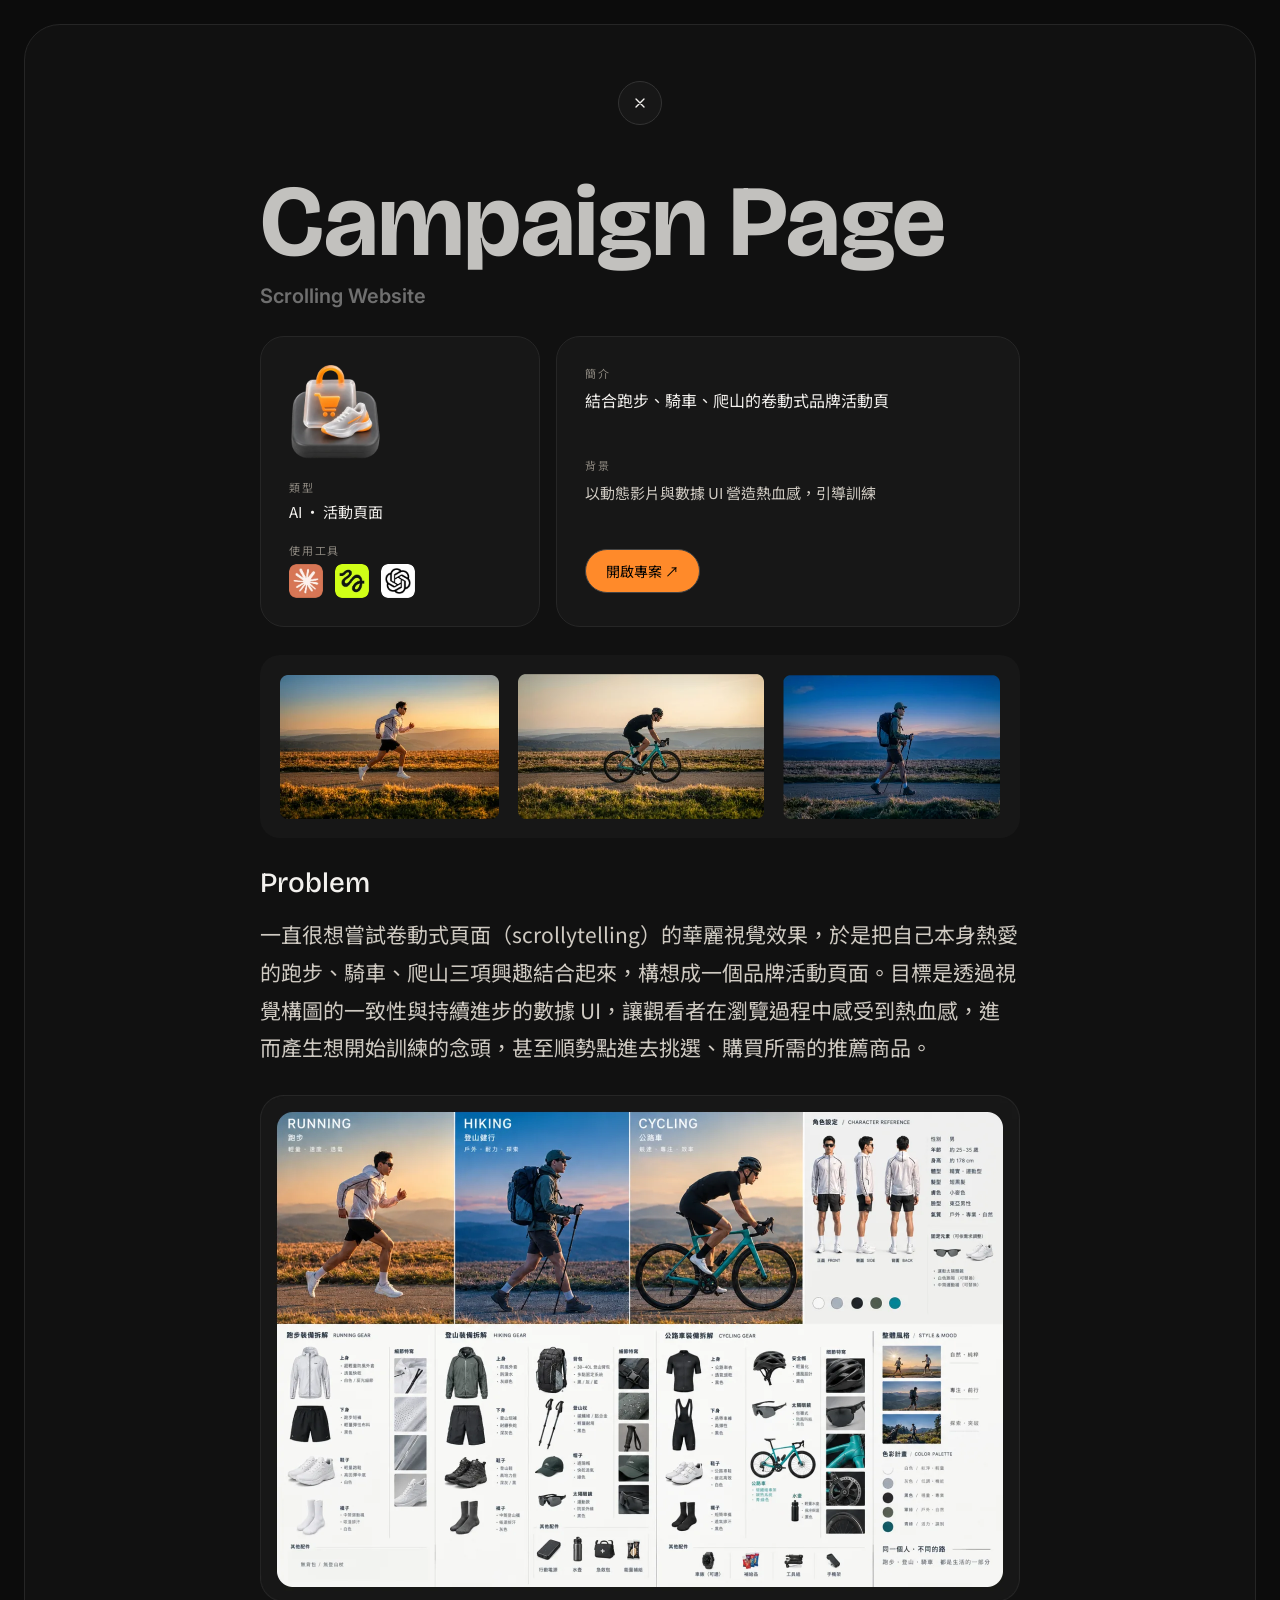
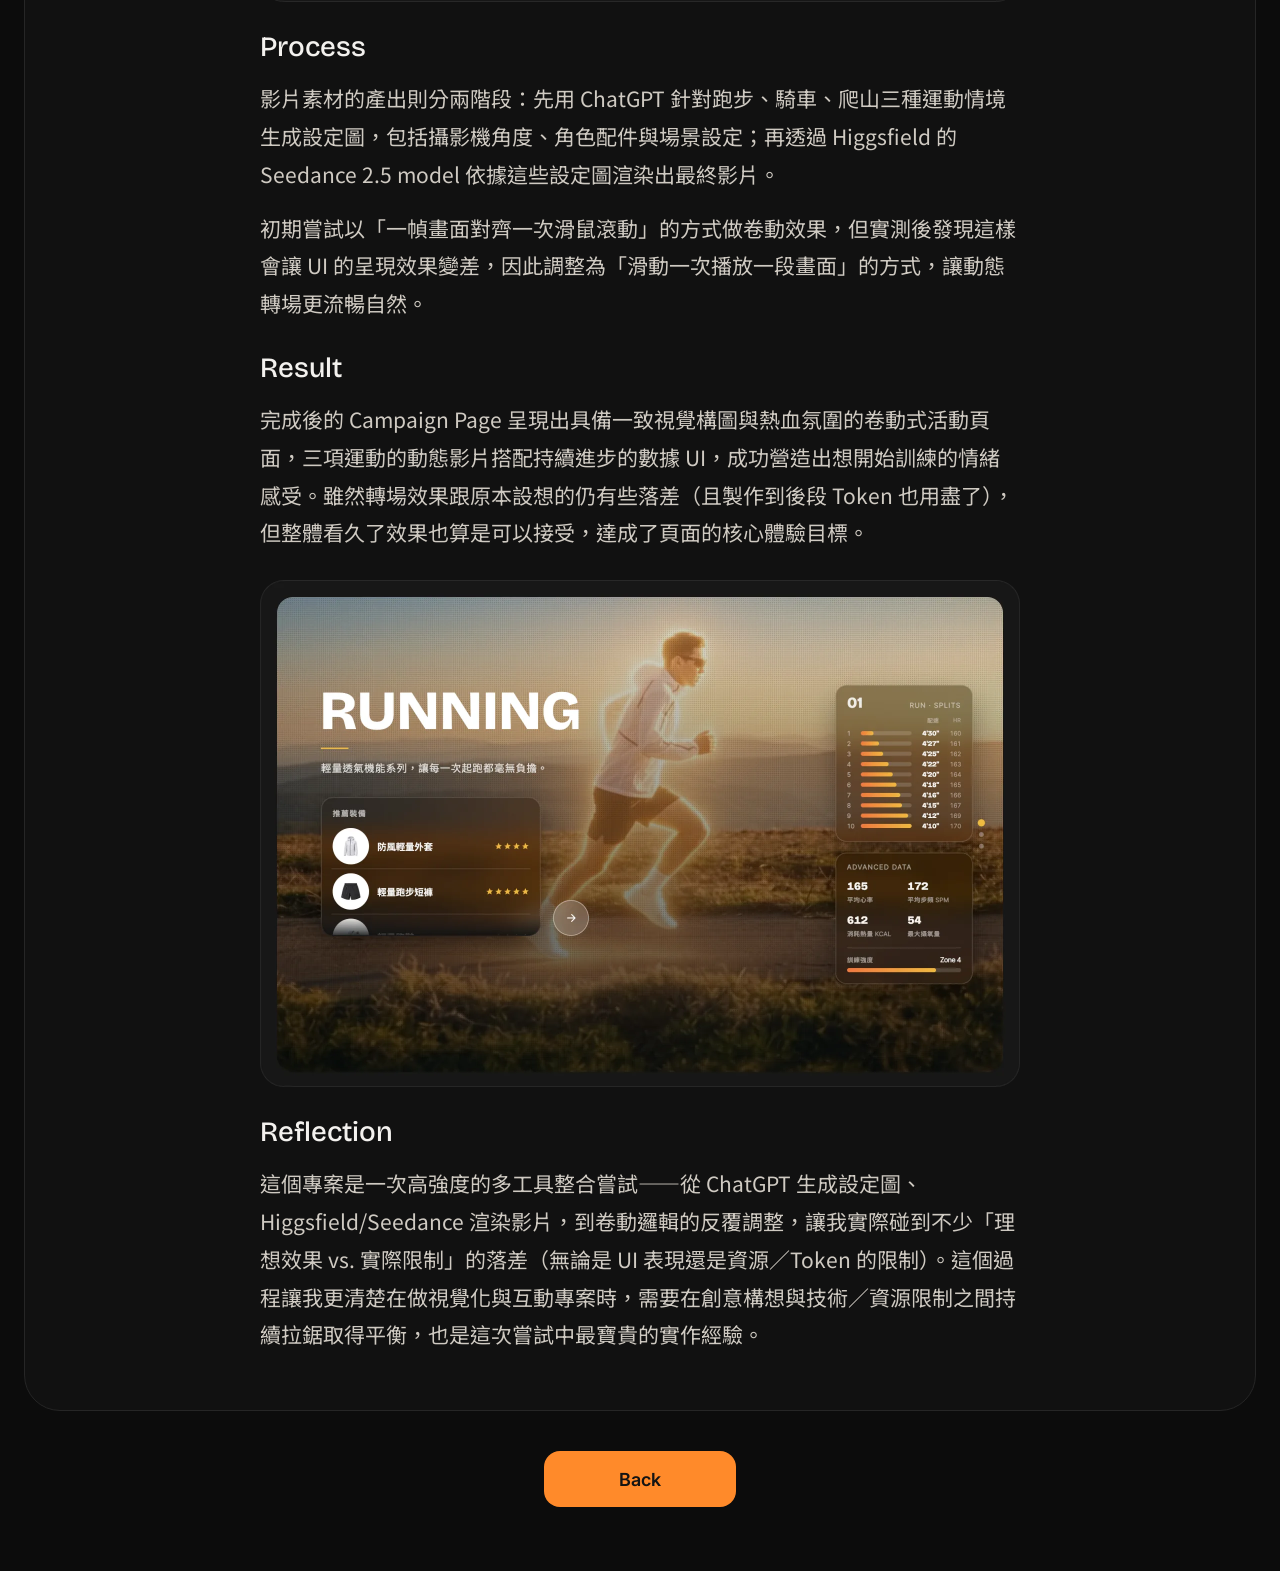
<file: projects/campaign-page.html>
<!doctype html>
<html lang="zh-Hant">
<head>
<meta charset="utf-8">
<meta name="viewport" content="width=device-width, initial-scale=1">
<title>Campaign Page · Wei’s AI Portfolio</title>
<meta name="description" content="結合跑步、騎車、爬山的卷動式品牌活動頁">
<meta property="og:title" content="Campaign Page · Wei’s AI Portfolio">
<meta property="og:description" content="結合跑步、騎車、爬山的卷動式品牌活動頁">
<meta name="theme-color" content="#0c0c0c">
<link rel="icon" type="image/png" href="../assets/icons/favicon.png?v=609b95a3">
<link rel="apple-touch-icon" href="../assets/icons/apple-touch-icon.png?v=926733c1">
<link rel="preconnect" href="https://fonts.googleapis.com">
<link rel="preconnect" href="https://fonts.gstatic.com" crossorigin>
<link rel="stylesheet" href="https://fonts.googleapis.com/css2?family=Bricolage+Grotesque:opsz,wght@12..96,500;12..96,700;12..96,800&family=Inter:wght@600&family=Noto+Sans+TC:wght@400;500;700&display=swap">
<link rel="stylesheet" href="../assets/css/style.css?v=e5e99487">
<script src="../assets/js/main.js?v=3f74d4e4" defer></script>
</head>
<body>
<main class="detail">
  <article class="sheet">
    <a class="close" href="../index.html" aria-label="關閉，回到首頁"><svg viewBox="0 0 24 24" fill="none" stroke="currentColor" stroke-width="2" stroke-linecap="round" aria-hidden="true"><path d="M6 6l12 12M18 6L6 18"/></svg></a>
    <div class="content">
      <header>
        <h1>Campaign Page</h1>
        <div class="subtitle">Scrolling Website</div>
      </header>
      <div class="info">
        <div class="panel panel--meta">
          <img class="meta__icon" src="../assets/img/campaign-page-icon.webp" alt="">
          <div class="meta__text">
            <div class="field"><span class="field__label">類型</span><span class="field__value">AI · 活動頁面</span></div>
            <div class="field"><span class="field__label">使用工具</span><div class="tools"><img src="../assets/img/campaign-page-tool0.webp" alt="Claude" title="Claude"><img src="../assets/img/campaign-page-tool1.webp" alt="Higgsfield" title="Higgsfield"><img src="../assets/img/campaign-page-tool2.webp" alt="ChatGPT" title="ChatGPT"></div></div>
          </div>
        </div>
        <div class="panel panel--summary">
          <div class="field"><span class="field__label">簡介</span><span class="field__value field__value--lead">結合跑步、騎車、爬山的卷動式品牌活動頁</span></div>
          <div class="field"><span class="field__label">背景</span><span class="field__value field__value--body">以動態影片與數據 UI 營造熱血感，引導訓練</span></div>
          <a class="open-btn" href="https://train-hard.s923446.workers.dev/" target="_blank" rel="noopener">開啟專案 ↗</a>
        </div>
      </div>
      <div class="row scroll-in" style="gap:2.63%;background:#171717;border-radius:20px;padding:2.50% 2.63%"><div style="flex:216 1 0"><img src="../assets/img/campaign-page-m0.webp" width="216" height="142" alt="Campaign Page 畫面" loading="lazy"></div><div style="flex:243 1 0"><img src="../assets/img/campaign-page-m1.webp" width="243" height="143" alt="Campaign Page 畫面" loading="lazy"></div><div style="flex:214 1 0"><img src="../assets/img/campaign-page-m2.webp" width="214" height="142" alt="Campaign Page 畫面" loading="lazy"></div></div>
      <section class="section scroll-in"><h2>Problem</h2><p>一直很想嘗試卷動式頁面（scrollytelling）的華麗視覺效果，於是把自己本身熱愛的跑步、騎車、爬山三項興趣結合起來，構想成一個品牌活動頁面。目標是透過視覺構圖的一致性與持續進步的數據 UI，讓觀看者在瀏覽過程中感受到熱血感，進而產生想開始訓練的念頭，甚至順勢點進去挑選、購買所需的推薦商品。</p></section>
      <figure class="media scroll-in" style="margin:0"><img src="../assets/img/campaign-page-m3.webp" width="760" height="507" alt="Campaign Page 畫面" loading="lazy"></figure>
      <section class="section scroll-in"><h2>Process</h2><p>影片素材的產出則分兩階段：先用 ChatGPT 針對跑步、騎車、爬山三種運動情境生成設定圖，包括攝影機角度、角色配件與場景設定；再透過 Higgsfield 的 Seedance 2.5 model 依據這些設定圖渲染出最終影片。</p><p>初期嘗試以「一幀畫面對齊一次滑鼠滾動」的方式做卷動效果，但實測後發現這樣會讓 UI 的呈現效果變差，因此調整為「滑動一次播放一段畫面」的方式，讓動態轉場更流暢自然。</p></section>
      <section class="section scroll-in"><h2>Result</h2><p>完成後的 Campaign Page 呈現出具備一致視覺構圖與熱血氛圍的卷動式活動頁面，三項運動的動態影片搭配持續進步的數據 UI，成功營造出想開始訓練的情緒感受。雖然轉場效果跟原本設想的仍有些落差（且製作到後段 Token 也用盡了），但整體看久了效果也算是可以接受，達成了頁面的核心體驗目標。</p></section>
      <figure class="media scroll-in" style="margin:0"><img src="../assets/img/campaign-page-m4.webp" width="760" height="507" alt="Campaign Page 畫面" loading="lazy"></figure>
      <section class="section scroll-in"><h2>Reflection</h2><p>這個專案是一次高強度的多工具整合嘗試——從 ChatGPT 生成設定圖、Higgsfield/Seedance 渲染影片，到卷動邏輯的反覆調整，讓我實際碰到不少「理想效果 vs. 實際限制」的落差（無論是 UI 表現還是資源／Token 的限制）。這個過程讓我更清楚在做視覺化與互動專案時，需要在創意構想與技術／資源限制之間持續拉鋸取得平衡，也是這次嘗試中最寶貴的實作經驗。</p></section>
    </div>
  </article>
  <a class="btn back" href="../index.html">Back</a>
</main>
</body>
</html>
</file>
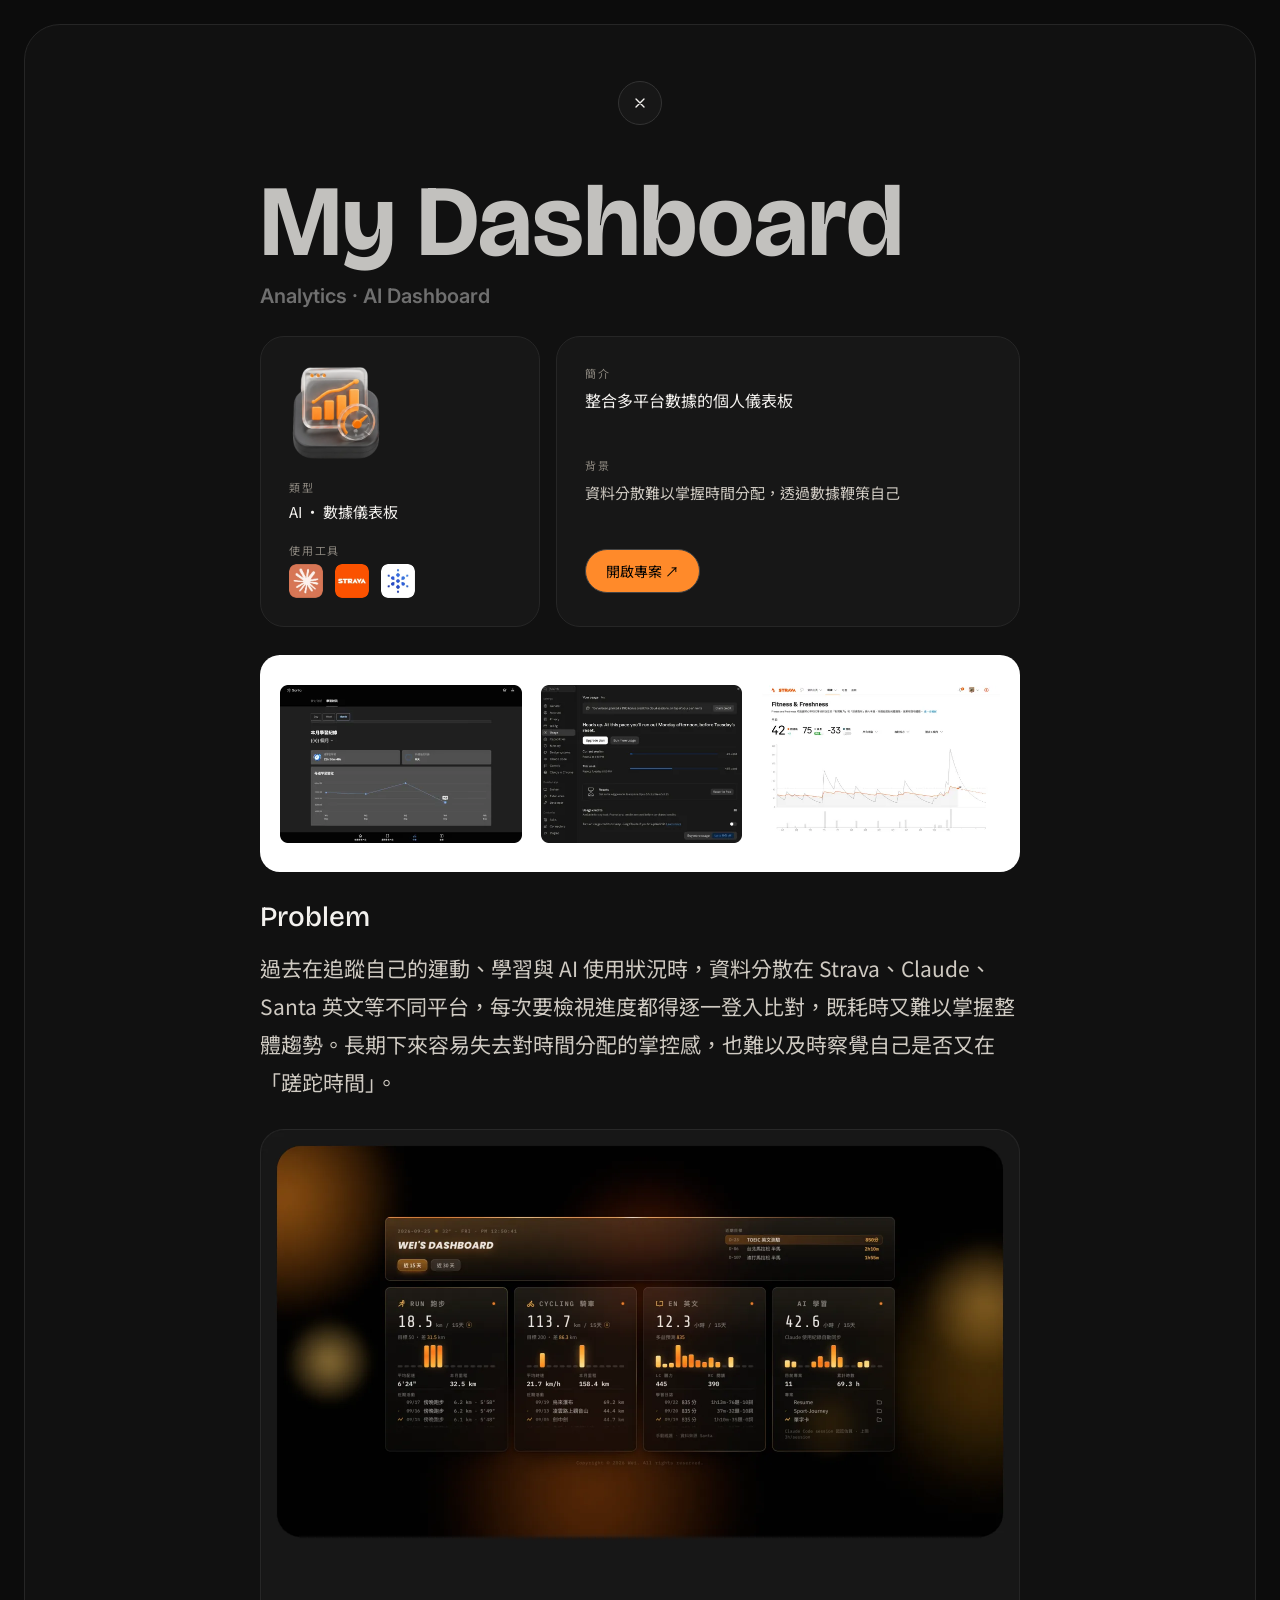
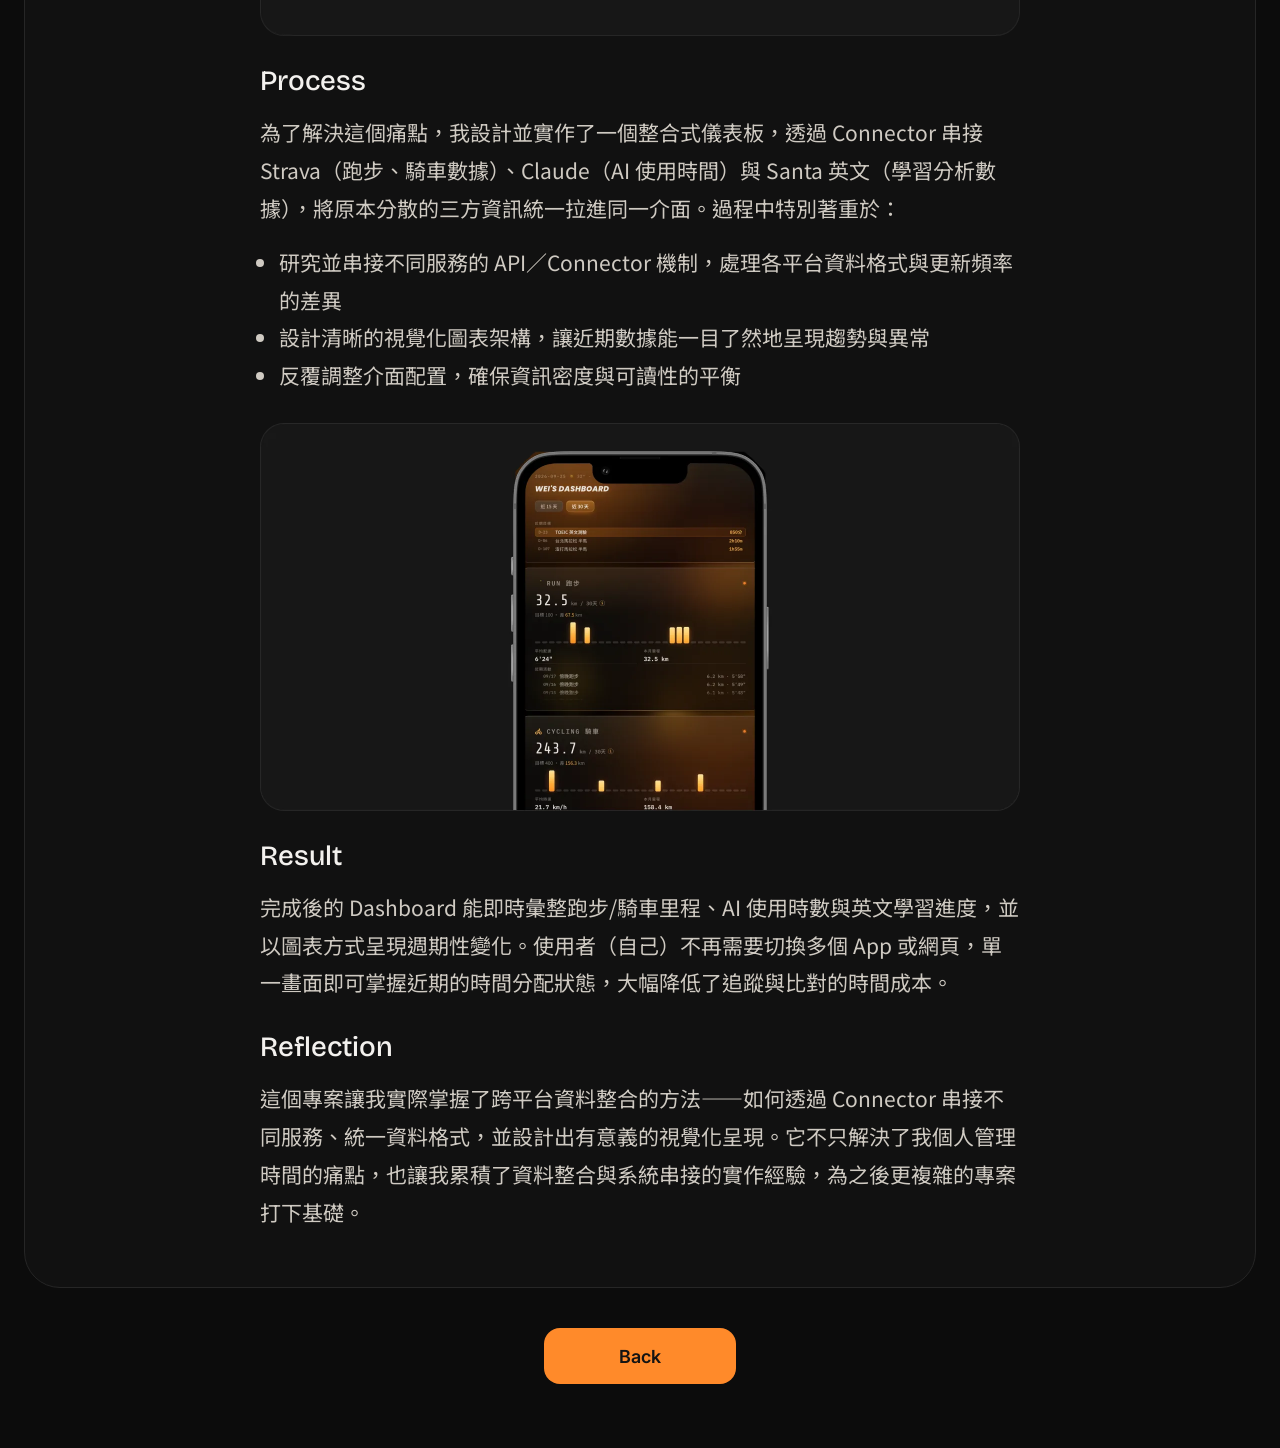
<file: projects/dashboard.html>
<!doctype html>
<html lang="zh-Hant">
<head>
<meta charset="utf-8">
<meta name="viewport" content="width=device-width, initial-scale=1">
<title>My Dashboard · Wei’s AI Portfolio</title>
<meta name="description" content="整合多平台數據的個人儀表板">
<meta property="og:title" content="My Dashboard · Wei’s AI Portfolio">
<meta property="og:description" content="整合多平台數據的個人儀表板">
<meta name="theme-color" content="#0c0c0c">
<link rel="icon" type="image/png" href="../assets/icons/favicon.png?v=609b95a3">
<link rel="apple-touch-icon" href="../assets/icons/apple-touch-icon.png?v=926733c1">
<link rel="preconnect" href="https://fonts.googleapis.com">
<link rel="preconnect" href="https://fonts.gstatic.com" crossorigin>
<link rel="stylesheet" href="https://fonts.googleapis.com/css2?family=Bricolage+Grotesque:opsz,wght@12..96,500;12..96,700;12..96,800&family=Inter:wght@600&family=Noto+Sans+TC:wght@400;500;700&display=swap">
<link rel="stylesheet" href="../assets/css/style.css?v=e5e99487">
<script src="../assets/js/main.js?v=3f74d4e4" defer></script>
</head>
<body>
<main class="detail">
  <article class="sheet">
    <a class="close" href="../index.html" aria-label="關閉，回到首頁"><svg viewBox="0 0 24 24" fill="none" stroke="currentColor" stroke-width="2" stroke-linecap="round" aria-hidden="true"><path d="M6 6l12 12M18 6L6 18"/></svg></a>
    <div class="content">
      <header>
        <h1>My Dashboard</h1>
        <div class="subtitle">Analytics · AI Dashboard</div>
      </header>
      <div class="info">
        <div class="panel panel--meta">
          <img class="meta__icon" src="../assets/img/dashboard-icon.webp" alt="">
          <div class="meta__text">
            <div class="field"><span class="field__label">類型</span><span class="field__value">AI · 數據儀表板</span></div>
            <div class="field"><span class="field__label">使用工具</span><div class="tools"><img src="../assets/img/dashboard-tool0.webp" alt="Claude" title="Claude"><img src="../assets/img/dashboard-tool1.webp" alt="Strava" title="Strava"><img src="../assets/img/dashboard-tool2.webp" alt="Santa" title="Santa"></div></div>
          </div>
        </div>
        <div class="panel panel--summary">
          <div class="field"><span class="field__label">簡介</span><span class="field__value field__value--lead">整合多平台數據的個人儀表板</span></div>
          <div class="field"><span class="field__label">背景</span><span class="field__value field__value--body">資料分散難以掌握時間分配，透過數據鞭策自己</span></div>
          <a class="open-btn" href="https://taiwankiss.github.io/wei-dashboard/" target="_blank" rel="noopener">開啟專案 ↗</a>
        </div>
      </div>
      <div class="row scroll-in" style="gap:2.63%;background:#ffffff;border-radius:20px;padding:3.88% 2.63%"><div style="flex:237 1 0"><img src="../assets/img/dashboard-m0.webp" width="237" height="155" alt="My Dashboard 畫面" loading="lazy"></div><div style="flex:198 1 0"><img src="../assets/img/dashboard-m1.webp" width="198" height="155" alt="My Dashboard 畫面" loading="lazy"></div><div style="flex:234 1 0"><img src="../assets/img/dashboard-m2.webp" width="234" height="155" alt="My Dashboard 畫面" loading="lazy"></div></div>
      <section class="section scroll-in"><h2>Problem</h2><p>過去在追蹤自己的運動、學習與 AI 使用狀況時，資料分散在 Strava、Claude、Santa 英文等不同平台，每次要檢視進度都得逐一登入比對，既耗時又難以掌握整體趨勢。長期下來容易失去對時間分配的掌控感，也難以及時察覺自己是否又在「蹉跎時間」。</p></section>
      <figure class="media scroll-in" style="margin:0"><img src="../assets/img/dashboard-m3.webp" width="760" height="507" alt="My Dashboard 畫面" loading="lazy"></figure>
      <section class="section scroll-in"><h2>Process</h2><p>為了解決這個痛點，我設計並實作了一個整合式儀表板，透過 Connector 串接 Strava（跑步、騎車數據）、Claude（AI 使用時間）與 Santa 英文（學習分析數據），將原本分散的三方資訊統一拉進同一介面。過程中特別著重於：</p><ul><li>研究並串接不同服務的 API／Connector 機制，處理各平台資料格式與更新頻率的差異</li><li>設計清晰的視覺化圖表架構，讓近期數據能一目了然地呈現趨勢與異常</li><li>反覆調整介面配置，確保資訊密度與可讀性的平衡</li></ul></section>
      <figure class="media scroll-in" style="margin:0"><img src="../assets/img/dashboard-m4.webp" width="760" height="388" alt="My Dashboard 畫面" loading="lazy"></figure>
      <section class="section scroll-in"><h2>Result</h2><p>完成後的 Dashboard 能即時彙整跑步/騎車里程、AI 使用時數與英文學習進度，並以圖表方式呈現週期性變化。使用者（自己）不再需要切換多個 App 或網頁，單一畫面即可掌握近期的時間分配狀態，大幅降低了追蹤與比對的時間成本。</p></section>
      <section class="section scroll-in"><h2>Reflection</h2><p>這個專案讓我實際掌握了跨平台資料整合的方法——如何透過 Connector 串接不同服務、統一資料格式，並設計出有意義的視覺化呈現。它不只解決了我個人管理時間的痛點，也讓我累積了資料整合與系統串接的實作經驗，為之後更複雜的專案打下基礎。</p></section>
    </div>
  </article>
  <a class="btn back" href="../index.html">Back</a>
</main>
</body>
</html>
</file>
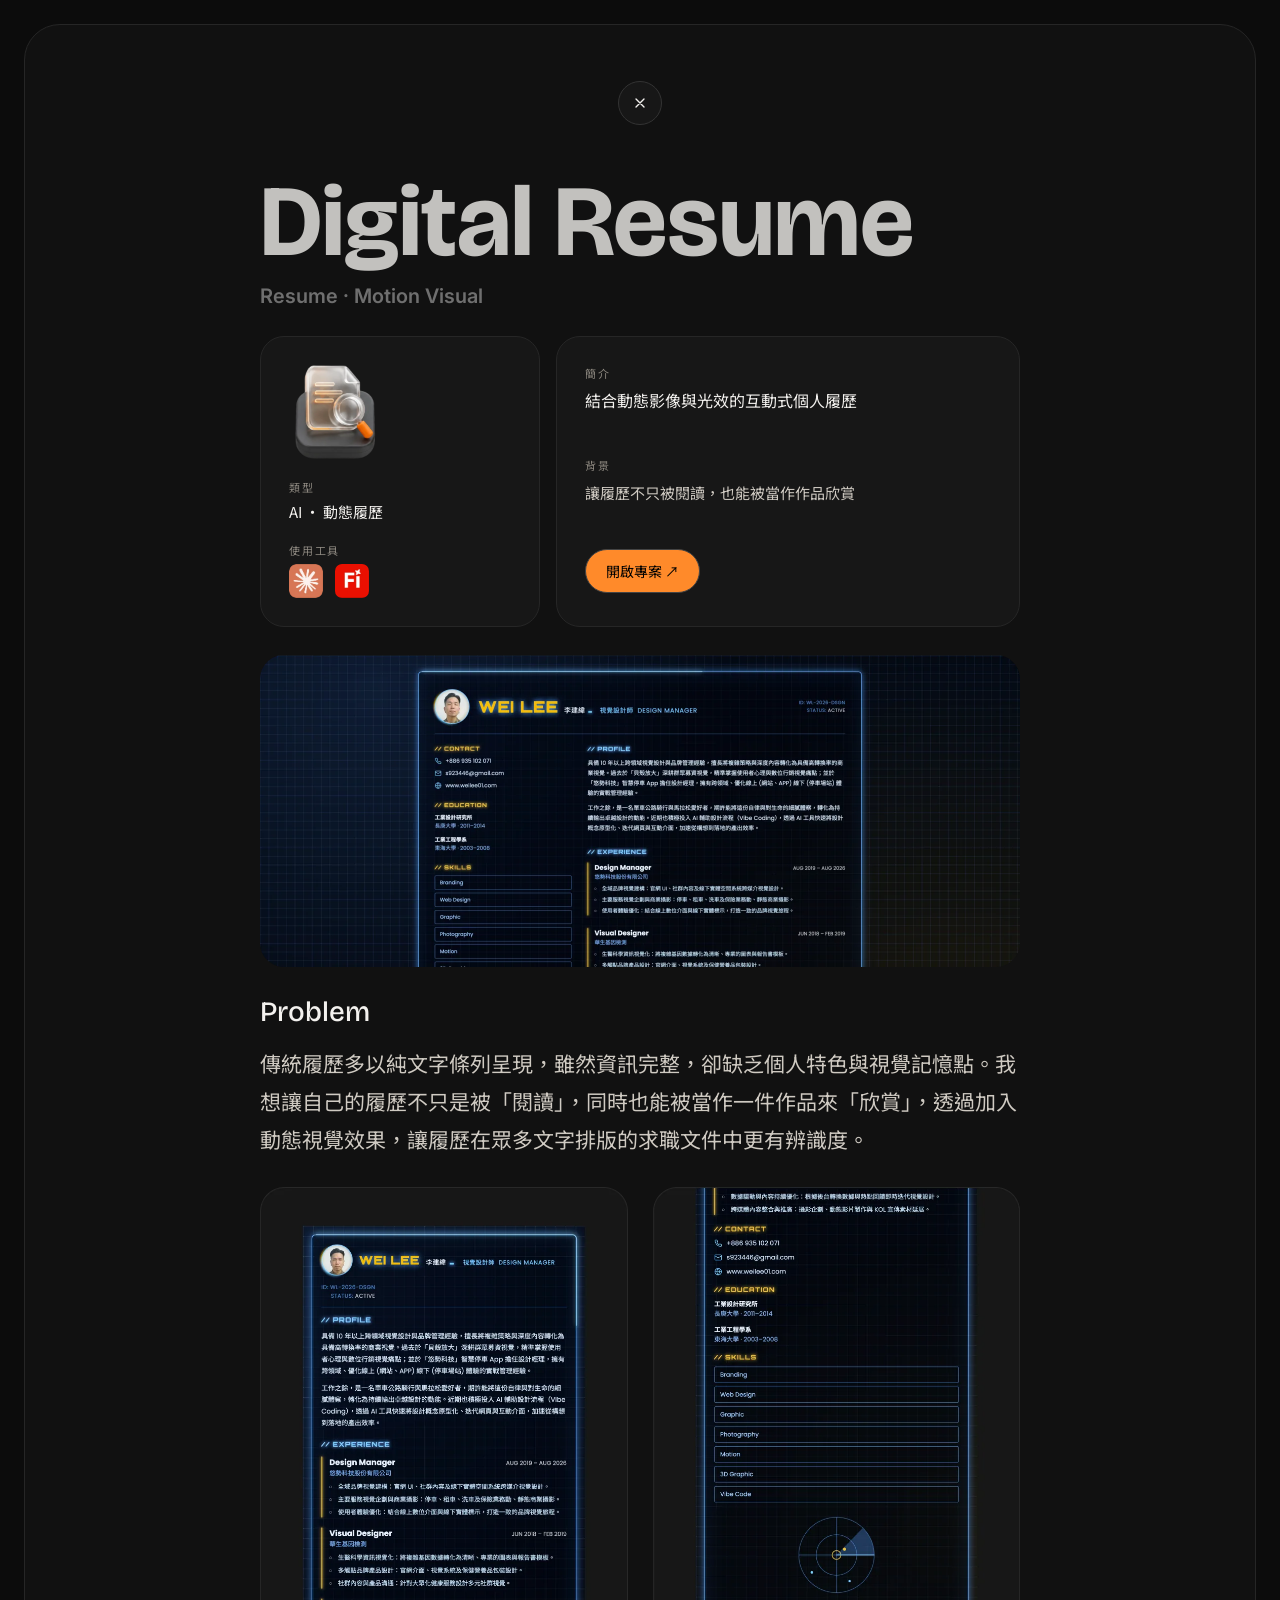
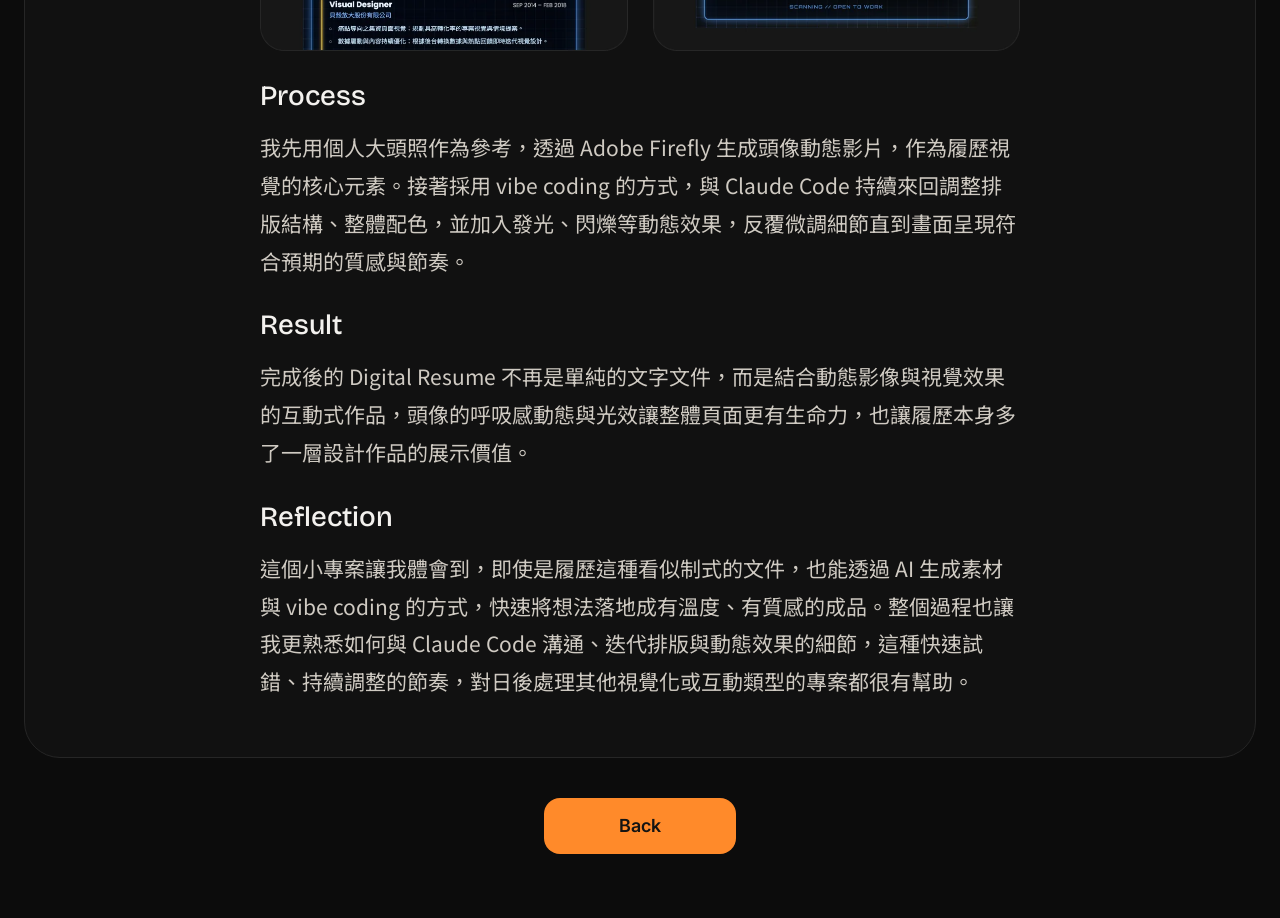
<file: projects/digital-resume.html>
<!doctype html>
<html lang="zh-Hant">
<head>
<meta charset="utf-8">
<meta name="viewport" content="width=device-width, initial-scale=1">
<title>Digital Resume · Wei’s AI Portfolio</title>
<meta name="description" content="結合動態影像與光效的互動式個人履歷">
<meta property="og:title" content="Digital Resume · Wei’s AI Portfolio">
<meta property="og:description" content="結合動態影像與光效的互動式個人履歷">
<meta name="theme-color" content="#0c0c0c">
<link rel="icon" type="image/png" href="../assets/icons/favicon.png?v=609b95a3">
<link rel="apple-touch-icon" href="../assets/icons/apple-touch-icon.png?v=926733c1">
<link rel="preconnect" href="https://fonts.googleapis.com">
<link rel="preconnect" href="https://fonts.gstatic.com" crossorigin>
<link rel="stylesheet" href="https://fonts.googleapis.com/css2?family=Bricolage+Grotesque:opsz,wght@12..96,500;12..96,700;12..96,800&family=Inter:wght@600&family=Noto+Sans+TC:wght@400;500;700&display=swap">
<link rel="stylesheet" href="../assets/css/style.css?v=e5e99487">
<script src="../assets/js/main.js?v=3f74d4e4" defer></script>
</head>
<body>
<main class="detail">
  <article class="sheet">
    <a class="close" href="../index.html" aria-label="關閉，回到首頁"><svg viewBox="0 0 24 24" fill="none" stroke="currentColor" stroke-width="2" stroke-linecap="round" aria-hidden="true"><path d="M6 6l12 12M18 6L6 18"/></svg></a>
    <div class="content">
      <header>
        <h1>Digital Resume</h1>
        <div class="subtitle">Resume · Motion Visual</div>
      </header>
      <div class="info">
        <div class="panel panel--meta">
          <img class="meta__icon" src="../assets/img/digital-resume-icon.webp" alt="">
          <div class="meta__text">
            <div class="field"><span class="field__label">類型</span><span class="field__value">AI · 動態履歷</span></div>
            <div class="field"><span class="field__label">使用工具</span><div class="tools"><img src="../assets/img/digital-resume-tool0.webp" alt="Claude" title="Claude"><img src="../assets/img/digital-resume-tool1.webp" alt="Adobe Firefly" title="Adobe Firefly"></div></div>
          </div>
        </div>
        <div class="panel panel--summary">
          <div class="field"><span class="field__label">簡介</span><span class="field__value field__value--lead">結合動態影像與光效的互動式個人履歷</span></div>
          <div class="field"><span class="field__label">背景</span><span class="field__value field__value--body">讓履歷不只被閱讀，也能被當作作品欣賞</span></div>
          <a class="open-btn" href="https://taiwankiss.github.io/resume/" target="_blank" rel="noopener">開啟專案 ↗</a>
        </div>
      </div>
      <figure class="media scroll-in" style="margin:0"><img src="../assets/img/digital-resume-m0.webp" width="760" height="312" alt="Digital Resume 畫面" loading="lazy"></figure>
      <section class="section scroll-in"><h2>Problem</h2><p>傳統履歷多以純文字條列呈現，雖然資訊完整，卻缺乏個人特色與視覺記憶點。我想讓自己的履歷不只是被「閱讀」，同時也能被當作一件作品來「欣賞」，透過加入動態視覺效果，讓履歷在眾多文字排版的求職文件中更有辨識度。</p></section>
      <div class="row scroll-in" style="gap:3.29%"><div style="flex:363 1 0"><img src="../assets/img/digital-resume-m1.webp" width="363" height="459" alt="Digital Resume 畫面" loading="lazy"></div><div style="flex:363 1 0"><img src="../assets/img/digital-resume-m2.webp" width="363" height="459" alt="Digital Resume 畫面" loading="lazy"></div></div>
      <section class="section scroll-in"><h2>Process</h2><p>我先用個人大頭照作為參考，透過 Adobe Firefly 生成頭像動態影片，作為履歷視覺的核心元素。接著採用 vibe coding 的方式，與 Claude Code 持續來回調整排版結構、整體配色，並加入發光、閃爍等動態效果，反覆微調細節直到畫面呈現符合預期的質感與節奏。</p></section>
      <section class="section scroll-in"><h2>Result</h2><p>完成後的 Digital Resume 不再是單純的文字文件，而是結合動態影像與視覺效果的互動式作品，頭像的呼吸感動態與光效讓整體頁面更有生命力，也讓履歷本身多了一層設計作品的展示價值。</p></section>
      <section class="section scroll-in"><h2>Reflection</h2><p>這個小專案讓我體會到，即使是履歷這種看似制式的文件，也能透過 AI 生成素材與 vibe coding 的方式，快速將想法落地成有溫度、有質感的成品。整個過程也讓我更熟悉如何與 Claude Code 溝通、迭代排版與動態效果的細節，這種快速試錯、持續調整的節奏，對日後處理其他視覺化或互動類型的專案都很有幫助。</p></section>
    </div>
  </article>
  <a class="btn back" href="../index.html">Back</a>
</main>
</body>
</html>
</file>
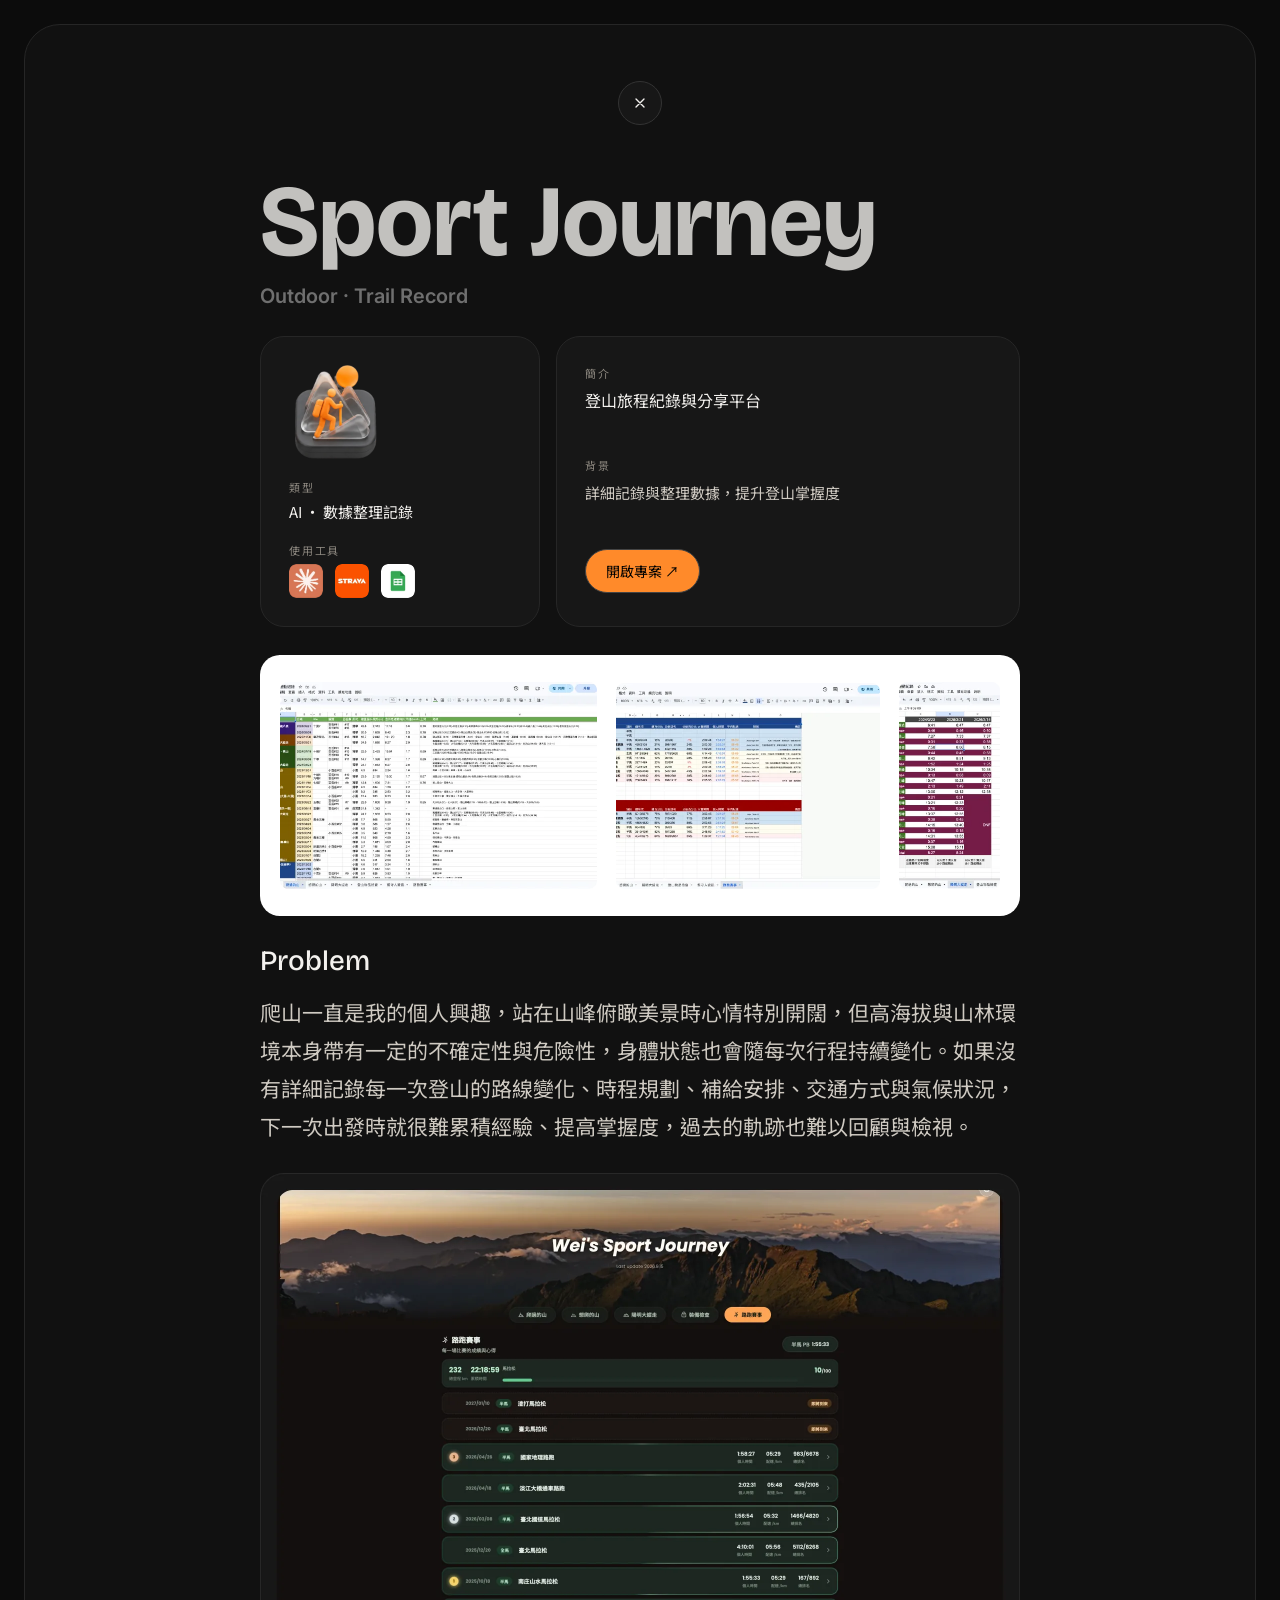
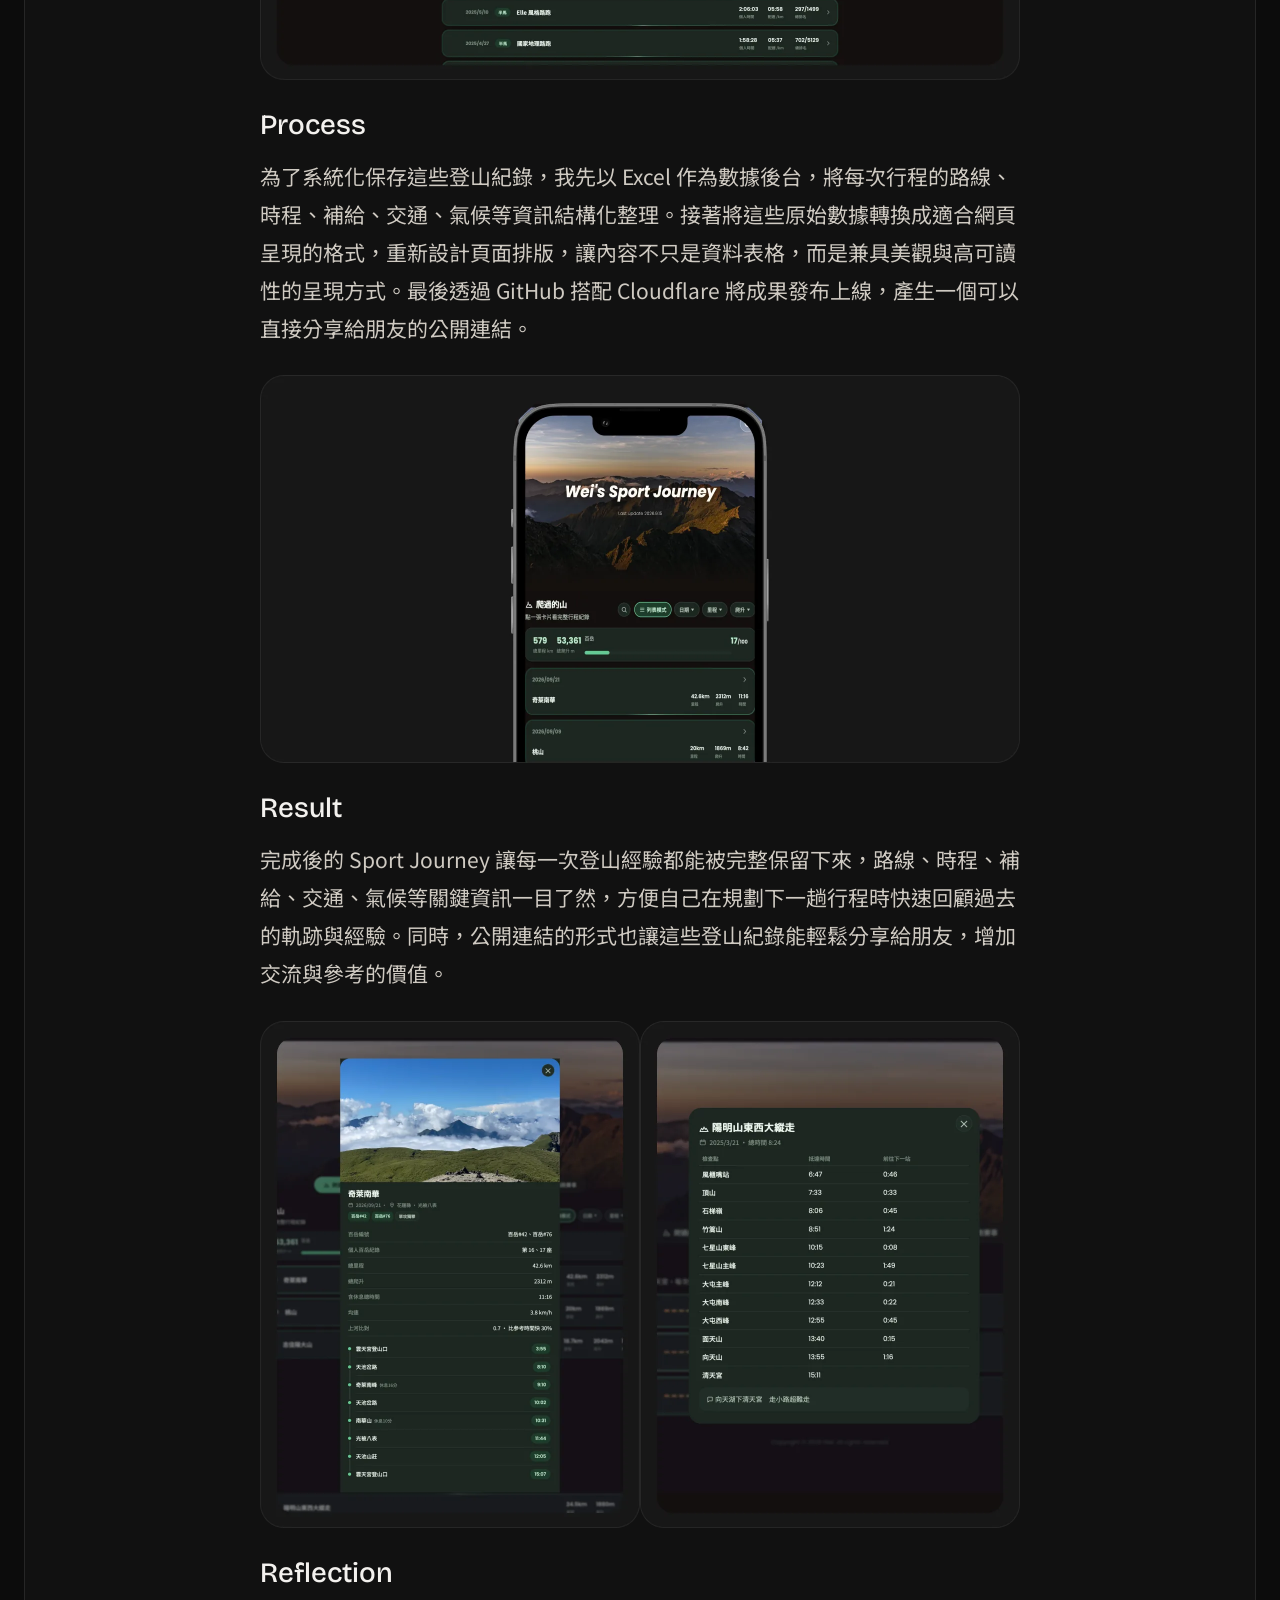
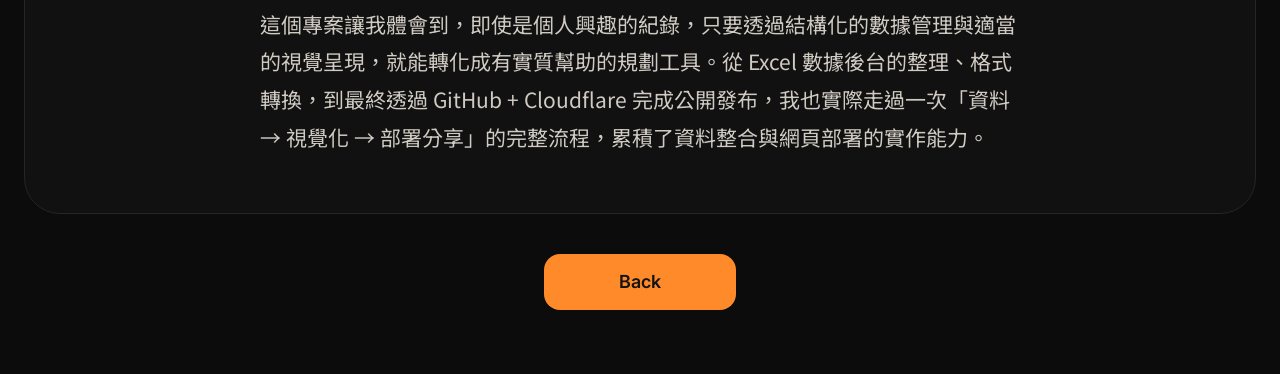
<file: projects/sport-journey.html>
<!doctype html>
<html lang="zh-Hant">
<head>
<meta charset="utf-8">
<meta name="viewport" content="width=device-width, initial-scale=1">
<title>Sport Journey · Wei’s AI Portfolio</title>
<meta name="description" content="登山旅程紀錄與分享平台">
<meta property="og:title" content="Sport Journey · Wei’s AI Portfolio">
<meta property="og:description" content="登山旅程紀錄與分享平台">
<meta name="theme-color" content="#0c0c0c">
<link rel="icon" type="image/png" href="../assets/icons/favicon.png?v=609b95a3">
<link rel="apple-touch-icon" href="../assets/icons/apple-touch-icon.png?v=926733c1">
<link rel="preconnect" href="https://fonts.googleapis.com">
<link rel="preconnect" href="https://fonts.gstatic.com" crossorigin>
<link rel="stylesheet" href="https://fonts.googleapis.com/css2?family=Bricolage+Grotesque:opsz,wght@12..96,500;12..96,700;12..96,800&family=Inter:wght@600&family=Noto+Sans+TC:wght@400;500;700&display=swap">
<link rel="stylesheet" href="../assets/css/style.css?v=e5e99487">
<script src="../assets/js/main.js?v=3f74d4e4" defer></script>
</head>
<body>
<main class="detail">
  <article class="sheet">
    <a class="close" href="../index.html" aria-label="關閉，回到首頁"><svg viewBox="0 0 24 24" fill="none" stroke="currentColor" stroke-width="2" stroke-linecap="round" aria-hidden="true"><path d="M6 6l12 12M18 6L6 18"/></svg></a>
    <div class="content">
      <header>
        <h1>Sport Journey</h1>
        <div class="subtitle">Outdoor · Trail Record</div>
      </header>
      <div class="info">
        <div class="panel panel--meta">
          <img class="meta__icon" src="../assets/img/sport-journey-icon.webp" alt="">
          <div class="meta__text">
            <div class="field"><span class="field__label">類型</span><span class="field__value">AI · 數據整理記錄</span></div>
            <div class="field"><span class="field__label">使用工具</span><div class="tools"><img src="../assets/img/sport-journey-tool0.webp" alt="Claude" title="Claude"><img src="../assets/img/sport-journey-tool1.webp" alt="Strava" title="Strava"><img src="../assets/img/sport-journey-tool2.webp" alt="Google Sheets" title="Google Sheets"></div></div>
          </div>
        </div>
        <div class="panel panel--summary">
          <div class="field"><span class="field__label">簡介</span><span class="field__value field__value--lead">登山旅程紀錄與分享平台</span></div>
          <div class="field"><span class="field__label">背景</span><span class="field__value field__value--body">詳細記錄與整理數據，提升登山掌握度</span></div>
          <a class="open-btn" href="https://sport-journey.pages.dev/#races" target="_blank" rel="noopener">開啟專案 ↗</a>
        </div>
      </div>
      <div class="row scroll-in" style="gap:2.63%;background:#ffffff;border-radius:20px;padding:3.55% 2.63%"><div style="flex:298 1 0"><img src="../assets/img/sport-journey-m0.webp" width="298" height="195" alt="Sport Journey 畫面" loading="lazy"></div><div style="flex:249 1 0"><img src="../assets/img/sport-journey-m1.webp" width="249" height="194" alt="Sport Journey 畫面" loading="lazy"></div><div style="flex:95 1 0"><img src="../assets/img/sport-journey-m2.webp" width="95" height="195" alt="Sport Journey 畫面" loading="lazy"></div></div>
      <section class="section scroll-in"><h2>Problem</h2><p>爬山一直是我的個人興趣，站在山峰俯瞰美景時心情特別開闊，但高海拔與山林環境本身帶有一定的不確定性與危險性，身體狀態也會隨每次行程持續變化。如果沒有詳細記錄每一次登山的路線變化、時程規劃、補給安排、交通方式與氣候狀況，下一次出發時就很難累積經驗、提高掌握度，過去的軌跡也難以回顧與檢視。</p></section>
      <figure class="media scroll-in" style="margin:0"><img src="../assets/img/sport-journey-m3.webp" width="760" height="507" alt="Sport Journey 畫面" loading="lazy"></figure>
      <section class="section scroll-in"><h2>Process</h2><p>為了系統化保存這些登山紀錄，我先以 Excel 作為數據後台，將每次行程的路線、時程、補給、交通、氣候等資訊結構化整理。接著將這些原始數據轉換成適合網頁呈現的格式，重新設計頁面排版，讓內容不只是資料表格，而是兼具美觀與高可讀性的呈現方式。最後透過 GitHub 搭配 Cloudflare 將成果發布上線，產生一個可以直接分享給朋友的公開連結。</p></section>
      <figure class="media scroll-in" style="margin:0"><img src="../assets/img/sport-journey-m4.webp" width="760" height="388" alt="Sport Journey 畫面" loading="lazy"></figure>
      <section class="section scroll-in"><h2>Result</h2><p>完成後的 Sport Journey 讓每一次登山經驗都能被完整保留下來，路線、時程、補給、交通、氣候等關鍵資訊一目了然，方便自己在規劃下一趟行程時快速回顧過去的軌跡與經驗。同時，公開連結的形式也讓這些登山紀錄能輕鬆分享給朋友，增加交流與參考的價值。</p></section>
      <div class="row scroll-in" style="gap:0.00%;justify-content:space-between"><div style="flex:380 1 0"><img src="../assets/img/sport-journey-m5.webp" width="380" height="507" alt="Sport Journey 畫面" loading="lazy"></div><div style="flex:380 1 0"><img src="../assets/img/sport-journey-m6.webp" width="380" height="507" alt="Sport Journey 畫面" loading="lazy"></div></div>
      <section class="section scroll-in"><h2>Reflection</h2><p>這個專案讓我體會到，即使是個人興趣的紀錄，只要透過結構化的數據管理與適當的視覺呈現，就能轉化成有實質幫助的規劃工具。從 Excel 數據後台的整理、格式轉換，到最終透過 GitHub + Cloudflare 完成公開發布，我也實際走過一次「資料 → 視覺化 → 部署分享」的完整流程，累積了資料整合與網頁部署的實作能力。</p></section>
    </div>
  </article>
  <a class="btn back" href="../index.html">Back</a>
</main>
</body>
</html>
</file>
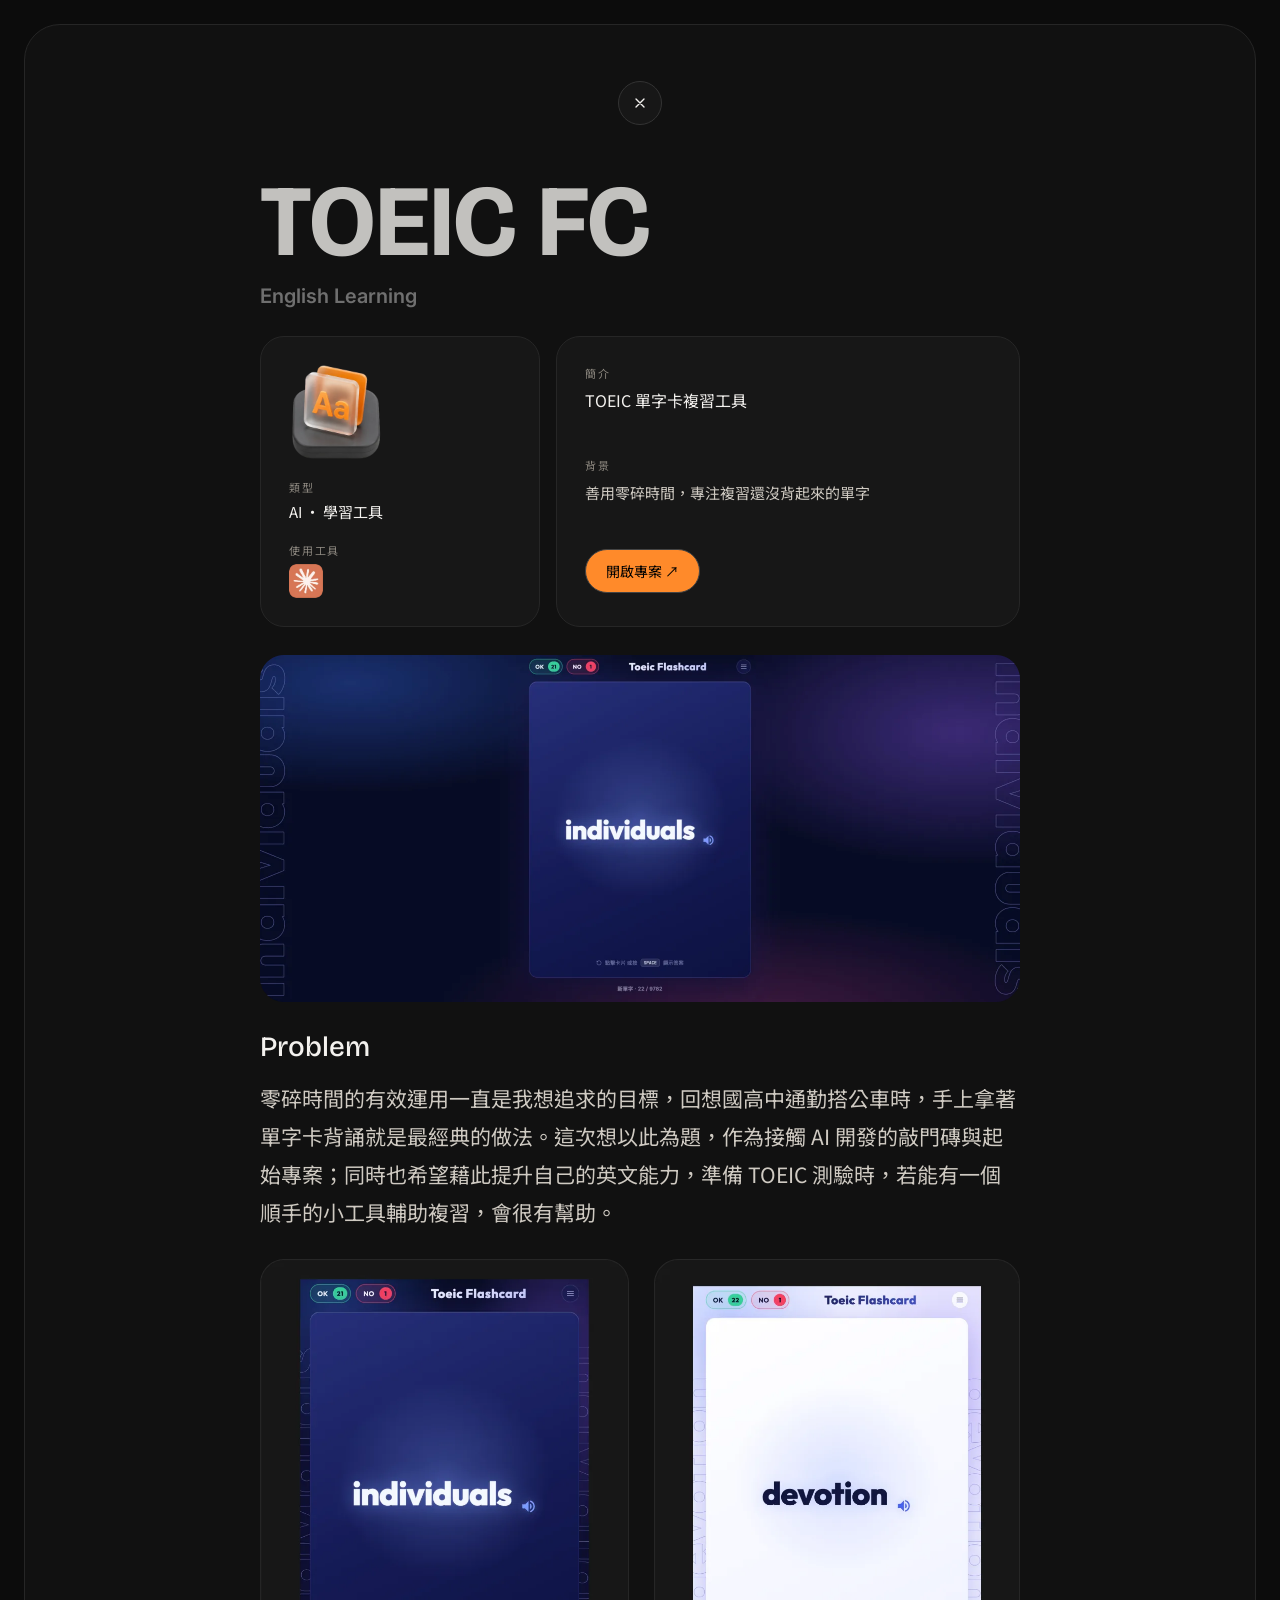
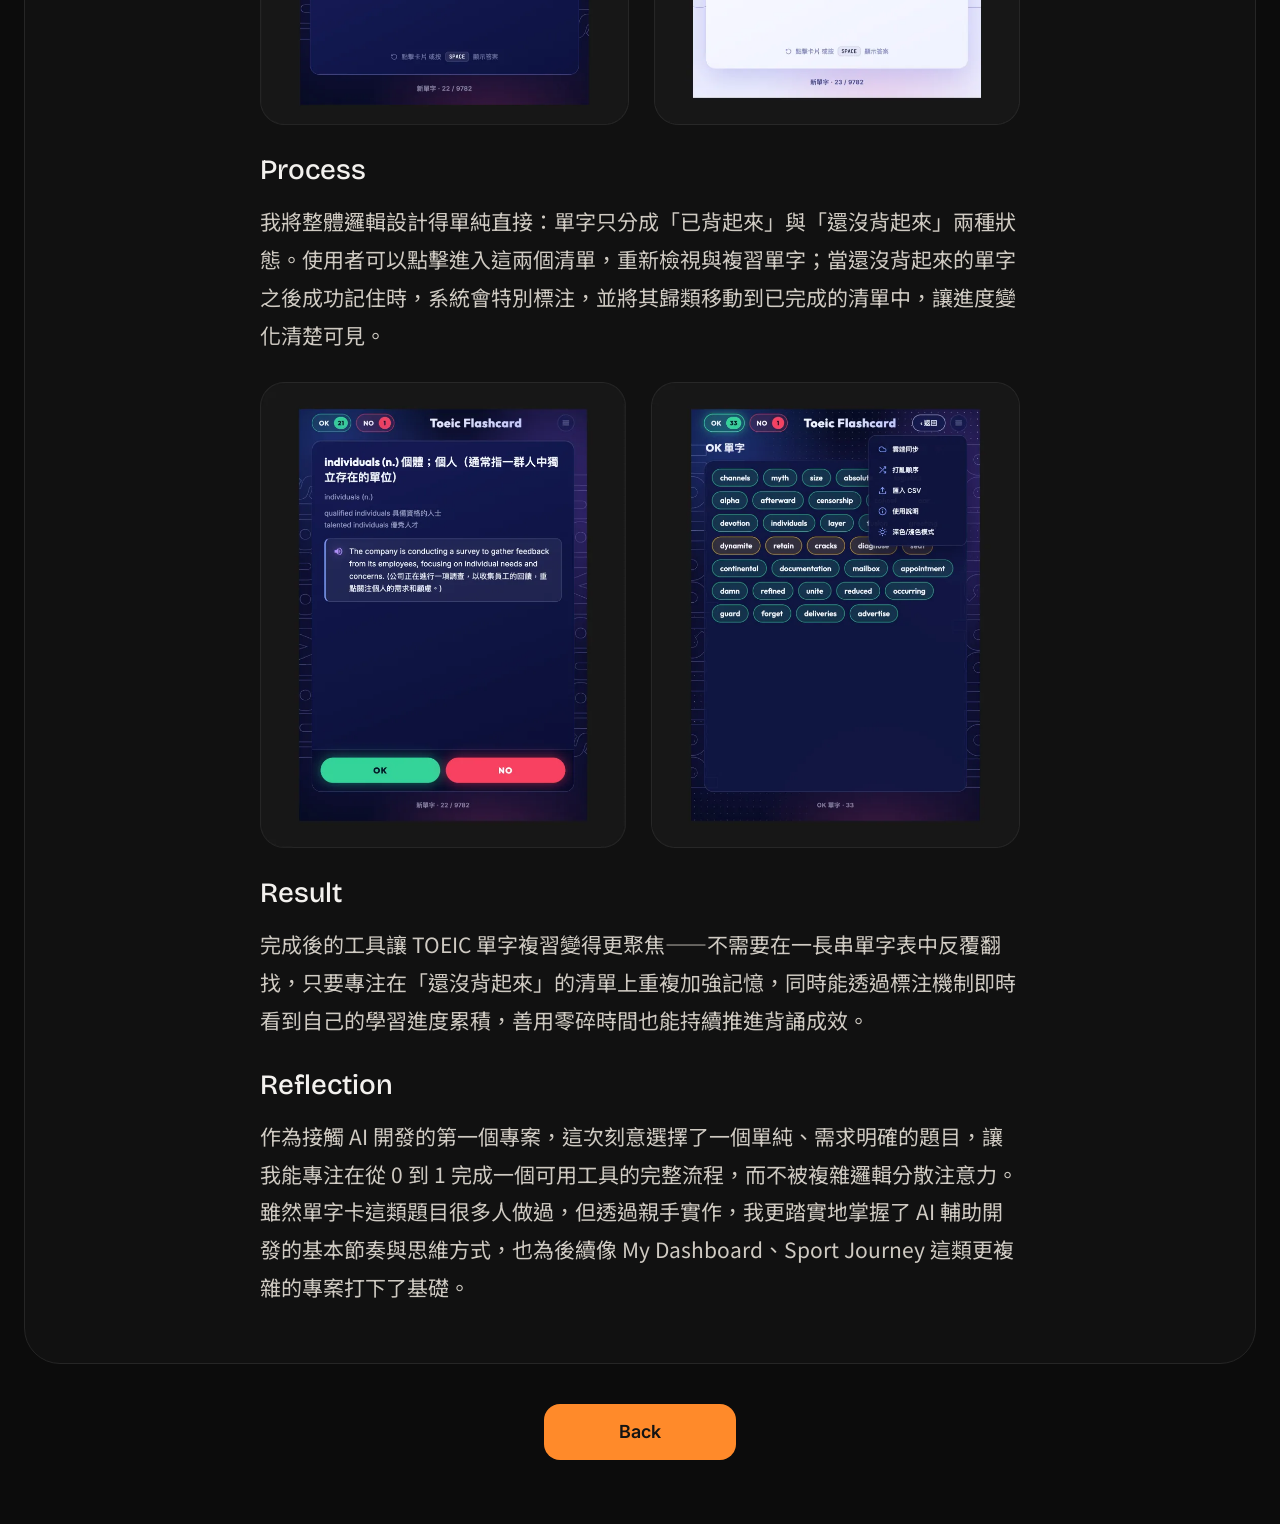
<file: projects/toeic-fc.html>
<!doctype html>
<html lang="zh-Hant">
<head>
<meta charset="utf-8">
<meta name="viewport" content="width=device-width, initial-scale=1">
<title>TOEIC FC · Wei’s AI Portfolio</title>
<meta name="description" content="TOEIC 單字卡複習工具">
<meta property="og:title" content="TOEIC FC · Wei’s AI Portfolio">
<meta property="og:description" content="TOEIC 單字卡複習工具">
<meta name="theme-color" content="#0c0c0c">
<link rel="icon" type="image/png" href="../assets/icons/favicon.png?v=609b95a3">
<link rel="apple-touch-icon" href="../assets/icons/apple-touch-icon.png?v=926733c1">
<link rel="preconnect" href="https://fonts.googleapis.com">
<link rel="preconnect" href="https://fonts.gstatic.com" crossorigin>
<link rel="stylesheet" href="https://fonts.googleapis.com/css2?family=Bricolage+Grotesque:opsz,wght@12..96,500;12..96,700;12..96,800&family=Inter:wght@600&family=Noto+Sans+TC:wght@400;500;700&display=swap">
<link rel="stylesheet" href="../assets/css/style.css?v=e5e99487">
<script src="../assets/js/main.js?v=3f74d4e4" defer></script>
</head>
<body>
<main class="detail">
  <article class="sheet">
    <a class="close" href="../index.html" aria-label="關閉，回到首頁"><svg viewBox="0 0 24 24" fill="none" stroke="currentColor" stroke-width="2" stroke-linecap="round" aria-hidden="true"><path d="M6 6l12 12M18 6L6 18"/></svg></a>
    <div class="content">
      <header>
        <h1>TOEIC FC</h1>
        <div class="subtitle">English Learning</div>
      </header>
      <div class="info">
        <div class="panel panel--meta">
          <img class="meta__icon" src="../assets/img/toeic-fc-icon.webp" alt="">
          <div class="meta__text">
            <div class="field"><span class="field__label">類型</span><span class="field__value">AI · 學習工具</span></div>
            <div class="field"><span class="field__label">使用工具</span><div class="tools"><img src="../assets/img/toeic-fc-tool0.webp" alt="Claude" title="Claude"></div></div>
          </div>
        </div>
        <div class="panel panel--summary">
          <div class="field"><span class="field__label">簡介</span><span class="field__value field__value--lead">TOEIC 單字卡複習工具</span></div>
          <div class="field"><span class="field__label">背景</span><span class="field__value field__value--body">善用零碎時間，專注複習還沒背起來的單字</span></div>
          <a class="open-btn" href="https://wei-vocabulary.s923446.workers.dev/" target="_blank" rel="noopener">開啟專案 ↗</a>
        </div>
      </div>
      <figure class="media scroll-in" style="margin:0"><img src="../assets/img/toeic-fc-m0.webp" width="760" height="347" alt="TOEIC FC 畫面" loading="lazy"></figure>
      <section class="section scroll-in"><h2>Problem</h2><p>零碎時間的有效運用一直是我想追求的目標，回想國高中通勤搭公車時，手上拿著單字卡背誦就是最經典的做法。這次想以此為題，作為接觸 AI 開發的敲門磚與起始專案；同時也希望藉此提升自己的英文能力，準備 TOEIC 測驗時，若能有一個順手的小工具輔助複習，會很有幫助。</p></section>
      <div class="row scroll-in" style="gap:3.29%"><div style="flex:363 1 0"><img src="../assets/img/toeic-fc-m1.webp" width="363" height="459" alt="TOEIC FC 畫面" loading="lazy"></div><div style="flex:361 1 0"><img src="../assets/img/toeic-fc-m2.webp" width="361" height="459" alt="TOEIC FC 畫面" loading="lazy"></div></div>
      <section class="section scroll-in"><h2>Process</h2><p>我將整體邏輯設計得單純直接：單字只分成「已背起來」與「還沒背起來」兩種狀態。使用者可以點擊進入這兩個清單，重新檢視與複習單字；當還沒背起來的單字之後成功記住時，系統會特別標注，並將其歸類移動到已完成的清單中，讓進度變化清楚可見。</p></section>
      <div class="row scroll-in" style="gap:3.29%"><div style="flex:361 1 0"><img src="../assets/img/toeic-fc-m3.webp" width="361" height="459" alt="TOEIC FC 畫面" loading="lazy"></div><div style="flex:363 1 0"><img src="../assets/img/toeic-fc-m4.webp" width="363" height="459" alt="TOEIC FC 畫面" loading="lazy"></div></div>
      <section class="section scroll-in"><h2>Result</h2><p>完成後的工具讓 TOEIC 單字複習變得更聚焦——不需要在一長串單字表中反覆翻找，只要專注在「還沒背起來」的清單上重複加強記憶，同時能透過標注機制即時看到自己的學習進度累積，善用零碎時間也能持續推進背誦成效。</p></section>
      <section class="section scroll-in"><h2>Reflection</h2><p>作為接觸 AI 開發的第一個專案，這次刻意選擇了一個單純、需求明確的題目，讓我能專注在從 0 到 1 完成一個可用工具的完整流程，而不被複雜邏輯分散注意力。雖然單字卡這類題目很多人做過，但透過親手實作，我更踏實地掌握了 AI 輔助開發的基本節奏與思維方式，也為後續像 My Dashboard、Sport Journey 這類更複雜的專案打下了基礎。</p></section>
    </div>
  </article>
  <a class="btn back" href="../index.html">Back</a>
</main>
</body>
</html>
</file>
<file: v1/assets/css/style.css>
:root {
  --bg: #0c0c0c;
  --card: #171717;
  --card-deep: #111111;
  --line: #262626;
  --line-strong: #333333;
  --text: #f3f1ee;
  --title-dim: #c2c1be;
  --muted: #a9a49c;
  --label: #8c877f;
  --sub: #b5b0a8;
  --body: #cfcac2;
  --subtitle: #6f6f6f;
  --accent: #ff8a2a;
  --accent-text: #ff9a3d;
  --ink: #141413;
  --ease: cubic-bezier(0.22, 1, 0.36, 1);
  --display: 'Bricolage Grotesque', 'Noto Sans TC', sans-serif;
  --latin: 'Inter', 'Noto Sans TC', sans-serif;
  --cjk: 'Noto Sans TC', system-ui, sans-serif;
}

* { box-sizing: border-box; }
html { -webkit-text-size-adjust: 100%; }
body {
  margin: 0;
  background: var(--bg);
  color: var(--text);
  font-family: var(--cjk);
  -webkit-font-smoothing: antialiased;
}
img, video { display: block; max-width: 100%; }
a { color: inherit; text-decoration: none; }
h1, h2, p { margin: 0; }

.card {
  position: relative;
  overflow: hidden;
  background: var(--card);
  border: 1px solid var(--line);
  border-radius: 28px;
}

.label {
  font-family: var(--latin);
  font-weight: 600;
  font-size: 13px;
  letter-spacing: 0.18em;
  color: var(--label);
}

/* Entrance: fade + rise, staggered via --d */
.reveal {
  opacity: 0;
  transform: translateY(24px) scale(0.98);
  transition: opacity 0.8s var(--ease), transform 0.8s var(--ease);
  transition-delay: calc(var(--d, 0) * 70ms);
}
.is-ready .reveal { opacity: 1; transform: none; }

/* ---------- Index ---------- */
.bento {
  --col: calc((min(100vw, 1440px) - 48px - 48px) / 4);
  max-width: 1440px;
  margin: 0 auto;
  padding: 24px;
  display: grid;
  grid-template-columns: repeat(4, minmax(0, 1fr));
  grid-auto-rows: calc(var(--col) * 369 / 336);
  gap: 16px;
}
.span-2 { grid-column: span 2; }

.hero { padding: 44px; display: flex; flex-direction: column; justify-content: flex-end; }
.hero__brand { position: absolute; left: 27px; top: 30px; display: flex; align-items: center; gap: 6px; }
.hero__logo { width: 76px; height: 76px; object-fit: contain; }
.hero__kicker { color: var(--accent-text); }
.hero h1 {
  font-family: var(--display);
  font-weight: 700;
  font-size: clamp(48px, calc(var(--col) * 0.3), 101px);
  line-height: 1.12;
  color: var(--text);
}
.hero h1 .hi { display: none; }
.hero p { margin-top: clamp(12px, calc(var(--col) * 0.07), 24px); font-size: clamp(15px, calc(var(--col) * 0.06), 20px); line-height: 1.6; color: var(--muted); }

/* Project tiles */
.project { display: block; cursor: pointer; }
.project__media { position: absolute; inset: 0; }
.project__media img,
.project__media video {
  position: absolute;
  inset: 0;
  width: 100%;
  height: 100%;
  object-fit: cover;
  transition: transform 0.9s var(--ease), opacity 0.5s ease;
}
.project__media video { opacity: 0; }
.project.is-playing .project__media video { opacity: 1; }
.project:hover .project__media img,
.project:hover .project__media video { transform: scale(1.05); }

.project__num {
  position: absolute;
  left: 20px;
  top: 18px;
  font-family: var(--display);
  font-weight: 500;
  font-size: 13px;
  letter-spacing: 0.1em;
}
.pill {
  position: absolute;
  left: 16px;
  right: 16px;
  bottom: 16px;
  height: 64px;
  display: flex;
  align-items: center;
  gap: 12px;
  padding: 0 10px 0 33px;
  border-radius: 32px;
  border: 1px solid var(--line-strong);
  background: rgba(12, 12, 12, 0.55);
  backdrop-filter: blur(8px);
  -webkit-backdrop-filter: blur(8px);
  transition: background 0.4s ease;
}
.project:hover .pill { background: rgba(12, 12, 12, 0.72); }
.pill__text { flex: 1; min-width: 0; }
.pill__title, .pill__sub { white-space: nowrap; overflow: hidden; text-overflow: ellipsis; }
.pill__title { font-family: var(--display); font-weight: 800; font-size: 16px; line-height: 1.2; }
.pill__sub { margin-top: 4px; font-family: var(--latin); font-weight: 600; font-size: 12px; color: var(--sub); }

/* Arrow button: the arrow flies out top-right and a new one slides in */
.arrow {
  position: relative;
  flex-shrink: 0;
  width: 44px;
  height: 44px;
  border-radius: 50%;
  background: var(--accent);
  color: var(--text);
  overflow: hidden;
  transition: transform 0.4s var(--ease);
}
.arrow svg {
  position: absolute;
  left: 50%;
  top: 50%;
  width: 18px;
  height: 18px;
  margin: -9px 0 0 -9px;
  transition: transform 0.45s var(--ease);
}
.arrow svg + svg { transform: translate(-30px, 30px); }
.project:hover .arrow svg:first-child,
a:hover > .arrow svg:first-child { transform: translate(30px, -30px); }
.project:hover .arrow svg + svg,
a:hover > .arrow svg + svg { transform: none; }
.project:hover .arrow { transform: rotate(0deg) scale(1.06); }

.toolkit { padding: 36px; display: flex; flex-direction: column; justify-content: space-between; }
.toolkit h2 { font-size: 30px; font-weight: 500; line-height: 1.35; }
/* Toolkit ticker: two identical sets slide left forever */
.skills {
  --gap: clamp(10px, calc(var(--col) * 0.056), 19px);
  margin: 0 -36px;
  overflow: hidden;
  -webkit-mask-image: linear-gradient(to right, transparent 0%, #000 12.5%, #000 87.5%, transparent 100%);
  mask-image: linear-gradient(to right, transparent 0%, #000 12.5%, #000 87.5%, transparent 100%);
}
.skills__track {
  display: flex;
  width: max-content;
  animation: ticker var(--dur, 14s) linear infinite;
}
.skills__set { display: flex; gap: var(--gap); padding-right: var(--gap); }
.skills:hover .skills__track { animation-play-state: paused; }
.skills img {
  width: clamp(36px, calc(var(--col) * 0.149), 50px);
  height: auto;
  transition: transform 0.4s var(--ease);
}
.skills img:hover { transform: translateY(-6px) rotate(-6deg); }
@keyframes ticker { to { transform: translateX(-50%); } }

.about { padding: 32px; display: flex; flex-direction: column; justify-content: space-between; }
.about p { font-size: 22px; font-weight: 500; line-height: 1.5; }

.contact { padding: 32px; display: flex; flex-direction: column; justify-content: space-between; align-items: stretch; }
.contact p { font-size: 22px; font-weight: 500; line-height: 1.4; }
.contact__img { align-self: center; width: 131px; height: auto; transition: transform 0.6s var(--ease); }
.contact:hover .contact__img { transform: translateY(-6px) rotate(-4deg); }

.btn {
  display: flex;
  align-items: center;
  justify-content: center;
  height: 52px;
  border: 0;
  border-radius: 16px;
  background: var(--accent);
  color: var(--ink);
  font-family: var(--latin);
  font-weight: 600;
  font-size: 18px;
  cursor: pointer;
  transition: background 0.3s ease, transform 0.3s var(--ease);
}
.btn:hover { background: #ffa052; transform: translateY(-2px); }
.btn:active { transform: translateY(0); }

.socials { display: grid; grid-template-columns: 1fr 1fr; grid-template-rows: 1fr 1fr; gap: 16px; }
.social {
  display: flex;
  align-items: center;
  justify-content: center;
  border-radius: 22px;
  transition: border-color 0.3s ease, background 0.3s ease;
}
.social img { transition: transform 0.5s var(--ease); }
.social:hover { border-color: #3a3a3a; background: #1c1c1c; }
.social:hover img { transform: scale(1.15) rotate(-8deg); }

.toast {
  position: fixed;
  left: 50%;
  bottom: 32px;
  z-index: 50;
  padding: 12px 20px;
  border-radius: 999px;
  background: var(--text);
  color: var(--ink);
  font-size: 14px;
  font-weight: 500;
  transform: translate(-50%, 20px);
  opacity: 0;
  pointer-events: none;
  transition: opacity 0.3s ease, transform 0.4s var(--ease);
}
.toast.is-on { opacity: 1; transform: translate(-50%, 0); }

/* Mobile-only contact block (matches Index_mobile) */
.m-contact { display: none; }

@media (max-width: 1199px) {
  .bento { --col: calc((100vw - 48px - 16px) / 2); grid-template-columns: repeat(2, minmax(0, 1fr)); grid-auto-flow: dense; }
  .toolkit, .hero { grid-column: span 2; }
}

@media (max-width: 639px) {
  .bento {
    padding: 42px 16px 16px;
    gap: 12px;
    grid-template-columns: repeat(2, minmax(0, 1fr));
    grid-auto-rows: auto;
  }
  .card { border-radius: 22px; }
  .hero { grid-column: span 2; padding: 65px 24px 24px; min-height: 206px; }
  .hero__brand { left: 18px; top: 15px; gap: 11px; }
  .hero__logo { width: 46px; height: 46px; }
  .hero h1 { font-size: 46px; }
  .hero h1 .hi { display: inline; }
  .hero p { margin-top: 12px; font-size: 14px; }
  .project { grid-column: span 2; aspect-ratio: 358 / 179; }
  .project--half { grid-column: span 1; aspect-ratio: 168 / 179; }
  .project__num { left: 17px; top: 14px; }
  .pill {
    left: 10px;
    right: auto;
    bottom: 10px;
    height: 34px;
    padding: 0 14px;
    border-radius: 17px;
    border-color: transparent;
    background: rgba(12, 12, 12, 0.35);
  }
  .pill__sub { display: none; }
  .pill .arrow { display: none; }
  .project .arrow--corner { display: block; }
  .toolkit, .about, .contact, .socials { display: none; }
  .m-contact {
    display: flex;
    flex-direction: column;
    gap: 18px;
    padding: 40px 16px 16px;
    text-align: center;
  }
  .m-contact p { font-size: 22px; font-weight: 500; line-height: 1.4; }
}
.arrow--corner { display: none; position: absolute; top: 12px; right: 11px; width: 35px; height: 35px; }
.arrow--corner svg { width: 15px; height: 15px; margin: -7.5px 0 0 -7.5px; }

/* ---------- Project detail ---------- */
.detail { max-width: 1440px; margin: 0 auto; padding: 24px 24px 64px; }
.sheet {
  background: var(--card-deep);
  border: 1px solid var(--line);
  border-radius: 36px;
  padding: 56px 24px;
  display: flex;
  flex-direction: column;
  align-items: center;
  gap: 40px;
  animation: sheet-in 0.9s var(--ease) both;
}
@keyframes sheet-in {
  from { opacity: 0; transform: translateY(80px); }
  to { opacity: 1; transform: none; }
}
.close {
  width: 44px;
  height: 44px;
  border-radius: 50%;
  border: 1px solid var(--line-strong);
  background: var(--card);
  display: flex;
  align-items: center;
  justify-content: center;
  transition: transform 0.5s var(--ease), background 0.3s ease;
}
.close:hover { transform: rotate(90deg); background: #222; }
.close svg { width: 16px; height: 16px; }

.content { width: 100%; max-width: 760px; display: flex; flex-direction: column; gap: 28px; }
.content h1 {
  font-family: var(--display);
  font-weight: 700;
  font-size: clamp(40px, 8vw, 101px);
  line-height: 1.12;
  color: var(--title-dim);
}
.subtitle { margin-top: 6px; font-family: var(--latin); font-weight: 600; font-size: 20px; color: var(--subtitle); }

.info { display: flex; gap: 16px; }
.panel {
  background: var(--card);
  border: 1px solid var(--line);
  border-radius: 24px;
  padding: 28px;
  display: flex;
  flex-direction: column;
  gap: 20px;
}
.panel--meta { width: 280px; flex-shrink: 0; }
.panel--summary { flex: 1; gap: 43px; }
.meta__icon { width: 94px; height: 94px; }
.meta__text { display: flex; flex-direction: column; gap: 20px; }
.field { display: flex; flex-direction: column; gap: 6px; }
.field__label { font-size: 11px; letter-spacing: 0.16em; color: var(--label); }
.field__value { font-size: 15px; }
.field__value--lead { font-size: 16px; line-height: 1.7; }
.field__value--body { color: var(--body); line-height: 1.8; }
.tools { display: flex; gap: 12px; }
.tools img { width: 34px; height: 34px; border-radius: 7px; }
.open-btn {
  align-self: flex-start;
  display: inline-flex;
  align-items: center;
  gap: 8px;
  height: 44px;
  padding: 0 20px;
  border-radius: 999px;
  border: 1px solid #444;
  background: var(--accent);
  color: #000;
  font-size: 14px;
  transition: background 0.3s ease, transform 0.3s var(--ease);
}
.open-btn:hover { background: #ffa052; transform: translateY(-2px); }

.media img { width: 100%; height: auto; }
.row { display: flex; align-items: center; justify-content: center; }
.row > * { min-width: 0; }
.row img { width: 100%; height: auto; }
.section { display: flex; flex-direction: column; gap: 16px; }
.section h2 { font-family: var(--display); font-weight: 500; font-size: 28px; }
.section p, .section li { font-size: 21px; line-height: 1.8; color: var(--body); }
.section ul { margin: 0; padding-left: 1.2em; }

.back { width: 192px; height: 56px; margin: 40px auto 0; }

.scroll-in { opacity: 0; transform: translateY(32px); transition: opacity 0.8s var(--ease), transform 0.8s var(--ease); }
.scroll-in.is-in { opacity: 1; transform: none; }

@media (max-width: 767px) {
  .detail { padding: 0 0 32px; }
  .sheet { border: 0; border-radius: 0; padding: 24px 16px; gap: 24px; }
  .content { gap: 24px; }
  .content h1 { font-size: 40px; }
  .subtitle { font-size: 14px; }
  .info { flex-direction: column; gap: 12px; }
  .panel, .panel--summary { padding: 20px; gap: 14px; }
  .panel--meta { width: auto; flex-direction: row; align-items: center; gap: 30px; }
  .meta__icon { width: 99px; height: 99px; flex-shrink: 0; }
  .meta__text { gap: 12px; }
  .tools { gap: 8px; }
  .tools img { width: 28px; height: 28px; }
  .open-btn { height: 40px; padding: 0 16px; }
  .section h2 { font-size: 22px; }
  .section p, .section li { font-size: 15px; }
  .back { width: 100%; max-width: 358px; height: 52px; margin-top: 8px; }
}

@media (prefers-reduced-motion: reduce) {
  *, *::before, *::after { transition-duration: 0.01ms !important; animation-duration: 0.01ms !important; }
  .reveal, .scroll-in { opacity: 1; transform: none; }
  .skills__track { animation: none; }
}
</file>
<file: assets/css/style.css>
:root {
  --bg: #0c0c0c;
  --card: #171717;
  --card-deep: #111111;
  --line: #262626;
  --line-strong: #333333;
  --text: #f3f1ee;
  --title-dim: #c2c1be;
  --muted: #a9a49c;
  --label: #8c877f;
  --sub: #b5b0a8;
  --body: #cfcac2;
  --subtitle: #6f6f6f;
  --accent: #ff8a2a;
  --accent-text: #ff9a3d;
  --ink: #141413;
  --ease: cubic-bezier(0.22, 1, 0.36, 1);
  --display: 'Bricolage Grotesque', 'Noto Sans TC', sans-serif;
  --latin: 'Inter', 'Noto Sans TC', sans-serif;
  --cjk: 'Noto Sans TC', system-ui, sans-serif;
}

* { box-sizing: border-box; }
html { -webkit-text-size-adjust: 100%; }
body {
  margin: 0;
  background: var(--bg);
  color: var(--text);
  font-family: var(--cjk);
  -webkit-font-smoothing: antialiased;
}
img, video { display: block; max-width: 100%; }
a { color: inherit; text-decoration: none; }
h1, h2, p { margin: 0; }

.card {
  position: relative;
  overflow: hidden;
  background: var(--card);
  border: 1px solid var(--line);
  border-radius: 28px;
}

.label {
  font-family: var(--latin);
  font-weight: 600;
  font-size: 13px;
  letter-spacing: 0.18em;
  color: var(--label);
}

/* Entrance: fade + rise, staggered via --d */
.reveal {
  opacity: 0;
  transform: translateY(24px) scale(0.98);
  transition: opacity 0.8s var(--ease), transform 0.8s var(--ease);
  transition-delay: calc(var(--d, 0) * 70ms);
}
.is-ready .reveal { opacity: 1; transform: none; }

/* ---------- Index ---------- */
.bento {
  --col: calc((min(100vw, 1440px) - 48px - 48px) / 4);
  max-width: 1440px;
  margin: 0 auto;
  padding: 24px;
  display: grid;
  grid-template-columns: repeat(4, minmax(0, 1fr));
  grid-auto-rows: calc(var(--col) * 369 / 336);
  gap: 16px;
}
.span-2 { grid-column: span 2; }

.hero { padding: 44px; display: flex; flex-direction: column; justify-content: flex-end; }
.hero__brand { position: absolute; left: 27px; top: 30px; display: flex; align-items: center; gap: 6px; }
.hero__logo { width: 76px; height: 76px; object-fit: contain; }
.hero__kicker { color: var(--accent-text); }
.hero h1 {
  font-family: var(--display);
  font-weight: 700;
  font-size: clamp(48px, calc(var(--col) * 0.3), 101px);
  line-height: 1.12;
  color: var(--text);
}
.hero h1 .hi { display: none; }
.hero p { margin-top: clamp(12px, calc(var(--col) * 0.07), 24px); font-size: clamp(15px, calc(var(--col) * 0.06), 20px); line-height: 1.6; color: var(--muted); }

/* Project tiles */
.project { display: block; cursor: pointer; }
.project__media { position: absolute; inset: 0; }
.project__media img,
.project__media video {
  position: absolute;
  inset: 0;
  width: 100%;
  height: 100%;
  object-fit: cover;
  transition: transform 0.9s var(--ease), opacity 0.5s ease;
}
.project__media video { opacity: 0; }
.project.is-playing .project__media video { opacity: 1; }
.project:hover .project__media img,
.project:hover .project__media video { transform: scale(1.05); }

.project__num {
  position: absolute;
  left: 20px;
  top: 18px;
  font-family: var(--display);
  font-weight: 500;
  font-size: 13px;
  letter-spacing: 0.1em;
}
.pill {
  position: absolute;
  left: 16px;
  right: 16px;
  bottom: 16px;
  height: 64px;
  display: flex;
  align-items: center;
  gap: 12px;
  padding: 0 10px 0 33px;
  border-radius: 32px;
  border: 1px solid var(--line-strong);
  background: rgba(12, 12, 12, 0.55);
  backdrop-filter: blur(8px);
  -webkit-backdrop-filter: blur(8px);
  transition: background 0.4s ease;
}
.project:hover .pill { background: rgba(12, 12, 12, 0.72); }
.pill__text { flex: 1; min-width: 0; }
.pill__title, .pill__sub { white-space: nowrap; overflow: hidden; text-overflow: ellipsis; }
.pill__title { font-family: var(--display); font-weight: 800; font-size: 16px; line-height: 1.2; }
.pill__sub { margin-top: 4px; font-family: var(--latin); font-weight: 600; font-size: 12px; color: var(--sub); }

/* Arrow button: the arrow flies out top-right and a new one slides in */
.arrow {
  position: relative;
  flex-shrink: 0;
  width: 44px;
  height: 44px;
  border-radius: 50%;
  background: var(--accent);
  color: var(--text);
  overflow: hidden;
  transition: transform 0.4s var(--ease);
}
.arrow svg {
  position: absolute;
  left: 50%;
  top: 50%;
  width: 18px;
  height: 18px;
  margin: -9px 0 0 -9px;
  transition: transform 0.45s var(--ease);
}
.arrow svg + svg { transform: translate(-30px, 30px); }
.project:hover .arrow svg:first-child,
a:hover > .arrow svg:first-child { transform: translate(30px, -30px); }
.project:hover .arrow svg + svg,
a:hover > .arrow svg + svg { transform: none; }
.project:hover .arrow { transform: rotate(0deg) scale(1.06); }

.toolkit { padding: 36px; display: flex; flex-direction: column; justify-content: space-between; }
.toolkit h2 { font-size: 30px; font-weight: 500; line-height: 1.35; }
/* Toolkit ticker: two identical sets slide left forever */
.skills {
  --gap: clamp(10px, calc(var(--col) * 0.056), 19px);
  margin: 0 -36px;
  overflow: hidden;
  -webkit-mask-image: linear-gradient(to right, transparent 0%, #000 12.5%, #000 87.5%, transparent 100%);
  mask-image: linear-gradient(to right, transparent 0%, #000 12.5%, #000 87.5%, transparent 100%);
}
.skills__track {
  display: flex;
  width: max-content;
  animation: ticker var(--dur, 14s) linear infinite;
}
.skills__set { display: flex; gap: var(--gap); padding-right: var(--gap); }
.skills:hover .skills__track { animation-play-state: paused; }
.skills img {
  width: clamp(36px, calc(var(--col) * 0.149), 50px);
  height: auto;
  transition: transform 0.4s var(--ease);
}
.skills img:hover { transform: translateY(-6px) rotate(-6deg); }
@keyframes ticker { to { transform: translateX(-50%); } }

.about { padding: 32px; display: flex; flex-direction: column; justify-content: space-between; }
.about p { font-size: 22px; font-weight: 500; line-height: 1.5; }

.contact { padding: 32px; display: flex; flex-direction: column; justify-content: space-between; align-items: stretch; }
.contact p { font-size: 22px; font-weight: 500; line-height: 1.4; }
.contact__img { align-self: center; width: 131px; height: auto; transition: transform 0.6s var(--ease); }
.contact:hover .contact__img { transform: translateY(-6px) rotate(-4deg); }

.btn {
  display: flex;
  align-items: center;
  justify-content: center;
  height: 52px;
  border: 0;
  border-radius: 16px;
  background: var(--accent);
  color: var(--ink);
  font-family: var(--latin);
  font-weight: 600;
  font-size: 18px;
  cursor: pointer;
  transition: background 0.3s ease, transform 0.3s var(--ease);
}
.btn:hover { background: #ffa052; transform: translateY(-2px); }
.btn:active { transform: translateY(0); }

.socials { display: grid; grid-template-columns: 1fr 1fr; grid-template-rows: 1fr 1fr; gap: 16px; }
.social {
  display: flex;
  align-items: center;
  justify-content: center;
  border-radius: 22px;
  transition: border-color 0.3s ease, background 0.3s ease;
}
.social img { transition: transform 0.5s var(--ease); }
.social:hover { border-color: #3a3a3a; background: #1c1c1c; }
.social:hover img { transform: scale(1.15) rotate(-8deg); }

.toast {
  position: fixed;
  left: 50%;
  bottom: 32px;
  z-index: 50;
  padding: 12px 20px;
  border-radius: 999px;
  background: var(--text);
  color: var(--ink);
  font-size: 14px;
  font-weight: 500;
  transform: translate(-50%, 20px);
  opacity: 0;
  pointer-events: none;
  transition: opacity 0.3s ease, transform 0.4s var(--ease);
}
.toast.is-on { opacity: 1; transform: translate(-50%, 0); }

/* Mobile-only contact block (matches Index_mobile) */
.m-contact { display: none; }

@media (max-width: 1199px) {
  .bento { --col: calc((100vw - 48px - 16px) / 2); grid-template-columns: repeat(2, minmax(0, 1fr)); grid-auto-flow: dense; }
  .toolkit, .hero { grid-column: span 2; }
}

@media (max-width: 639px) {
  .bento {
    padding: 42px 16px 16px;
    gap: 12px;
    grid-template-columns: repeat(2, minmax(0, 1fr));
    grid-auto-rows: auto;
  }
  .card { border-radius: 22px; }
  .hero { grid-column: span 2; padding: 65px 24px 24px; min-height: 206px; }
  .hero__brand { left: 18px; top: 15px; gap: 11px; }
  .hero__logo { width: 46px; height: 46px; }
  .hero h1 { font-size: 46px; }
  .hero h1 .hi { display: inline; }
  .hero p { margin-top: 12px; font-size: 14px; }
  .project { grid-column: span 2; aspect-ratio: 358 / 179; }
  .project--half { grid-column: span 1; aspect-ratio: 168 / 179; }
  .project__num { left: 17px; top: 14px; }
  .pill {
    left: 10px;
    right: auto;
    bottom: 10px;
    height: 34px;
    padding: 0 14px;
    border-radius: 17px;
    border-color: transparent;
    background: rgba(12, 12, 12, 0.35);
  }
  .pill__sub { display: none; }
  .pill .arrow { display: none; }
  .project .arrow--corner { display: block; }
  .toolkit, .about, .contact, .socials { display: none; }
  .m-contact {
    display: flex;
    flex-direction: column;
    gap: 18px;
    padding: 40px 16px 16px;
    text-align: center;
  }
  .m-contact p { font-size: 22px; font-weight: 500; line-height: 1.4; }
}
.arrow--corner { display: none; position: absolute; top: 12px; right: 11px; width: 35px; height: 35px; }
.arrow--corner svg { width: 15px; height: 15px; margin: -7.5px 0 0 -7.5px; }

/* ---------- Project detail ---------- */
.detail { max-width: 1440px; margin: 0 auto; padding: 24px 24px 64px; }
.sheet {
  background: var(--card-deep);
  border: 1px solid var(--line);
  border-radius: 36px;
  padding: 56px 24px;
  display: flex;
  flex-direction: column;
  align-items: center;
  gap: 40px;
  animation: sheet-in 0.9s var(--ease) both;
}
@keyframes sheet-in {
  from { opacity: 0; transform: translateY(80px); }
  to { opacity: 1; transform: none; }
}
.close {
  width: 44px;
  height: 44px;
  border-radius: 50%;
  border: 1px solid var(--line-strong);
  background: var(--card);
  display: flex;
  align-items: center;
  justify-content: center;
  transition: transform 0.5s var(--ease), background 0.3s ease;
}
.close:hover { transform: rotate(90deg); background: #222; }
.close svg { width: 16px; height: 16px; }

.content { width: 100%; max-width: 760px; display: flex; flex-direction: column; gap: 28px; }
.content h1 {
  font-family: var(--display);
  font-weight: 700;
  font-size: clamp(40px, 8vw, 101px);
  line-height: 1.12;
  color: var(--title-dim);
}
.subtitle { margin-top: 6px; font-family: var(--latin); font-weight: 600; font-size: 20px; color: var(--subtitle); }

.info { display: flex; gap: 16px; }
.panel {
  background: var(--card);
  border: 1px solid var(--line);
  border-radius: 24px;
  padding: 28px;
  display: flex;
  flex-direction: column;
  gap: 20px;
}
.panel--meta { width: 280px; flex-shrink: 0; }
.panel--summary { flex: 1; gap: 43px; }
.meta__icon { width: 94px; height: 94px; }
.meta__text { display: flex; flex-direction: column; gap: 20px; }
.field { display: flex; flex-direction: column; gap: 6px; }
.field__label { font-size: 11px; letter-spacing: 0.16em; color: var(--label); }
.field__value { font-size: 15px; }
.field__value--lead { font-size: 16px; line-height: 1.7; }
.field__value--body { color: var(--body); line-height: 1.8; }
.tools { display: flex; gap: 12px; }
.tools img { width: 34px; height: 34px; border-radius: 7px; }
.open-btn {
  align-self: flex-start;
  display: inline-flex;
  align-items: center;
  gap: 8px;
  height: 44px;
  padding: 0 20px;
  border-radius: 999px;
  border: 1px solid #444;
  background: var(--accent);
  color: #000;
  font-size: 14px;
  transition: background 0.3s ease, transform 0.3s var(--ease);
}
.open-btn:hover { background: #ffa052; transform: translateY(-2px); }

.media img { width: 100%; height: auto; }
.row { display: flex; align-items: center; justify-content: center; }
.row > * { min-width: 0; }
.row img { width: 100%; height: auto; }
.section { display: flex; flex-direction: column; gap: 16px; }
.section h2 { font-family: var(--display); font-weight: 500; font-size: 28px; }
.section p, .section li { font-size: 21px; line-height: 1.8; color: var(--body); }
.section ul { margin: 0; padding-left: 1.2em; }

.back { width: 192px; height: 56px; margin: 40px auto 0; }

.scroll-in { opacity: 0; transform: translateY(32px); transition: opacity 0.8s var(--ease), transform 0.8s var(--ease); }
.scroll-in.is-in { opacity: 1; transform: none; }

@media (max-width: 767px) {
  .detail { padding: 0 0 32px; }
  .sheet { border: 0; border-radius: 0; padding: 24px 16px; gap: 24px; }
  .content { gap: 24px; }
  .content h1 { font-size: 40px; }
  .subtitle { font-size: 14px; }
  .info { flex-direction: column; gap: 12px; }
  .panel, .panel--summary { padding: 20px; gap: 14px; }
  .panel--meta { width: auto; flex-direction: row; align-items: center; gap: 30px; }
  .meta__icon { width: 99px; height: 99px; flex-shrink: 0; }
  .meta__text { gap: 12px; }
  .tools { gap: 8px; }
  .tools img { width: 28px; height: 28px; }
  .open-btn { height: 40px; padding: 0 16px; }
  .section h2 { font-size: 22px; }
  .section p, .section li { font-size: 15px; }
  .back { width: 100%; max-width: 358px; height: 52px; margin-top: 8px; }
}

@media (prefers-reduced-motion: reduce) {
  *, *::before, *::after { transition-duration: 0.01ms !important; animation-duration: 0.01ms !important; }
  .reveal, .scroll-in { opacity: 1; transform: none; }
  .skills__track { animation: none; }
}
</file>
